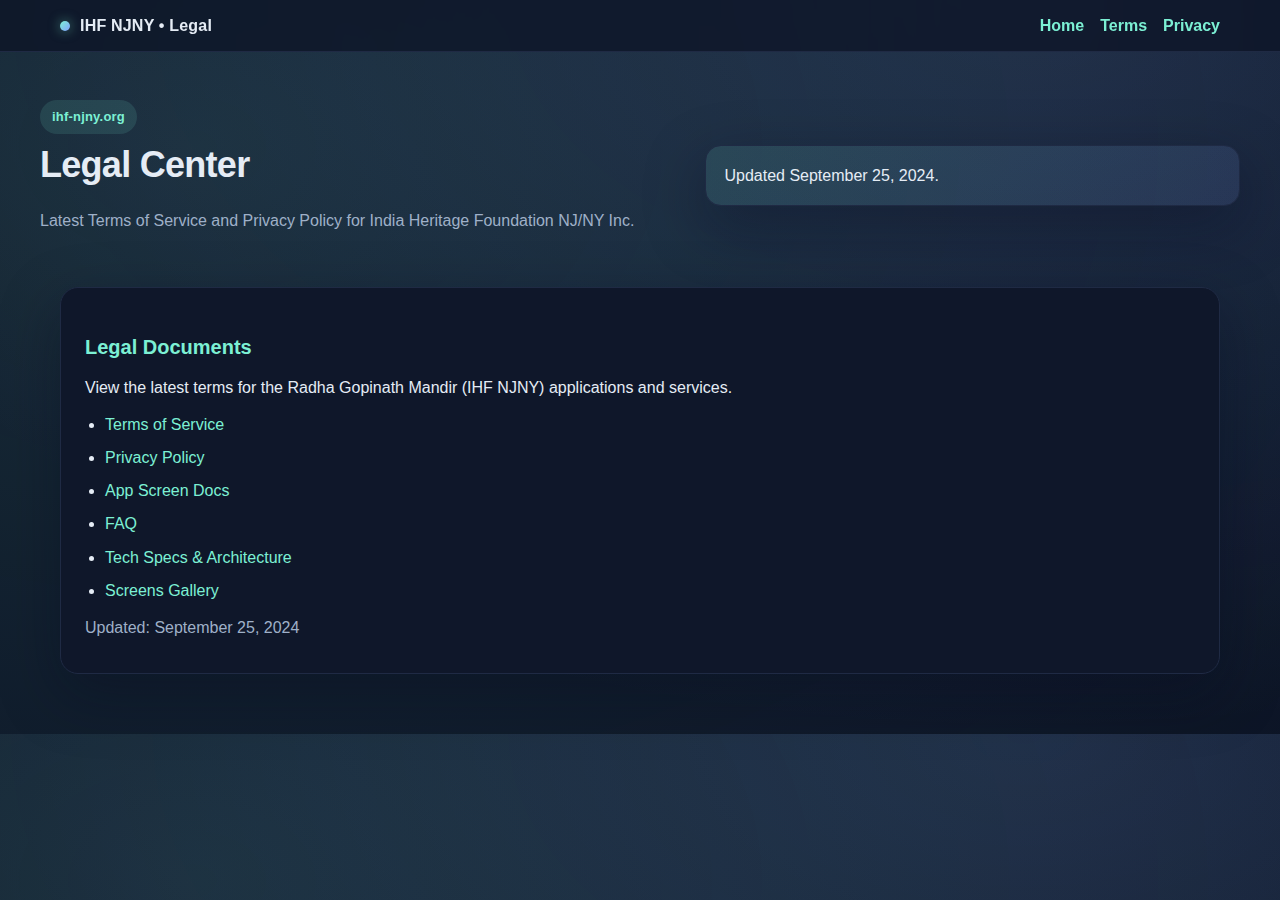
<file: gitTerms/index.html>
<!doctype html>
<html lang="en">
<head>
  <meta charset="UTF-8" />
  <meta name="viewport" content="width=device-width, initial-scale=1.0" />
  <title>IHF NJNY | Legal</title>
  <link rel="stylesheet" href="styles.css" />
</head>
<body>
  <nav>
    <div class="nav-inner">
      <div class="brand">
        <span class="dot"></span>
        <span>IHF NJNY • Legal</span>
      </div>
      <div class="links">
        <a href="index.html">Home</a>
        <a href="terms.html">Terms</a>
        <a href="privacy.html">Privacy</a>
      </div>
    </div>
  </nav>

  <header>
    <div class="hero">
      <div>
        <span class="pill">ihf-njny.org</span>
        <h1>Legal Center</h1>
        <p class="muted">Latest Terms of Service and Privacy Policy for India Heritage Foundation NJ/NY Inc.</p>
      </div>
      <div class="callout">
        Updated September 25, 2024.
      </div>
    </div>
  </header>

  <main>
    <div class="surface doc" style="grid-column: span 2;">
      <h2>Legal Documents</h2>
      <p>View the latest terms for the Radha Gopinath Mandir (IHF NJNY) applications and services.</p>
      <ul>
        <li><a href="terms.html">Terms of Service</a></li>
        <li><a href="privacy.html">Privacy Policy</a></li>
        <li><a href="app_docs.html">App Screen Docs</a></li>
        <li><a href="faq.html">FAQ</a></li>
        <li><a href="tech_specs.html">Tech Specs & Architecture</a></li>
        <li><a href="gallery.html">Screens Gallery</a></li>
      </ul>
      <p class="muted">Updated: September 25, 2024</p>
    </div>
  </main>
</body>
</html>
</file>
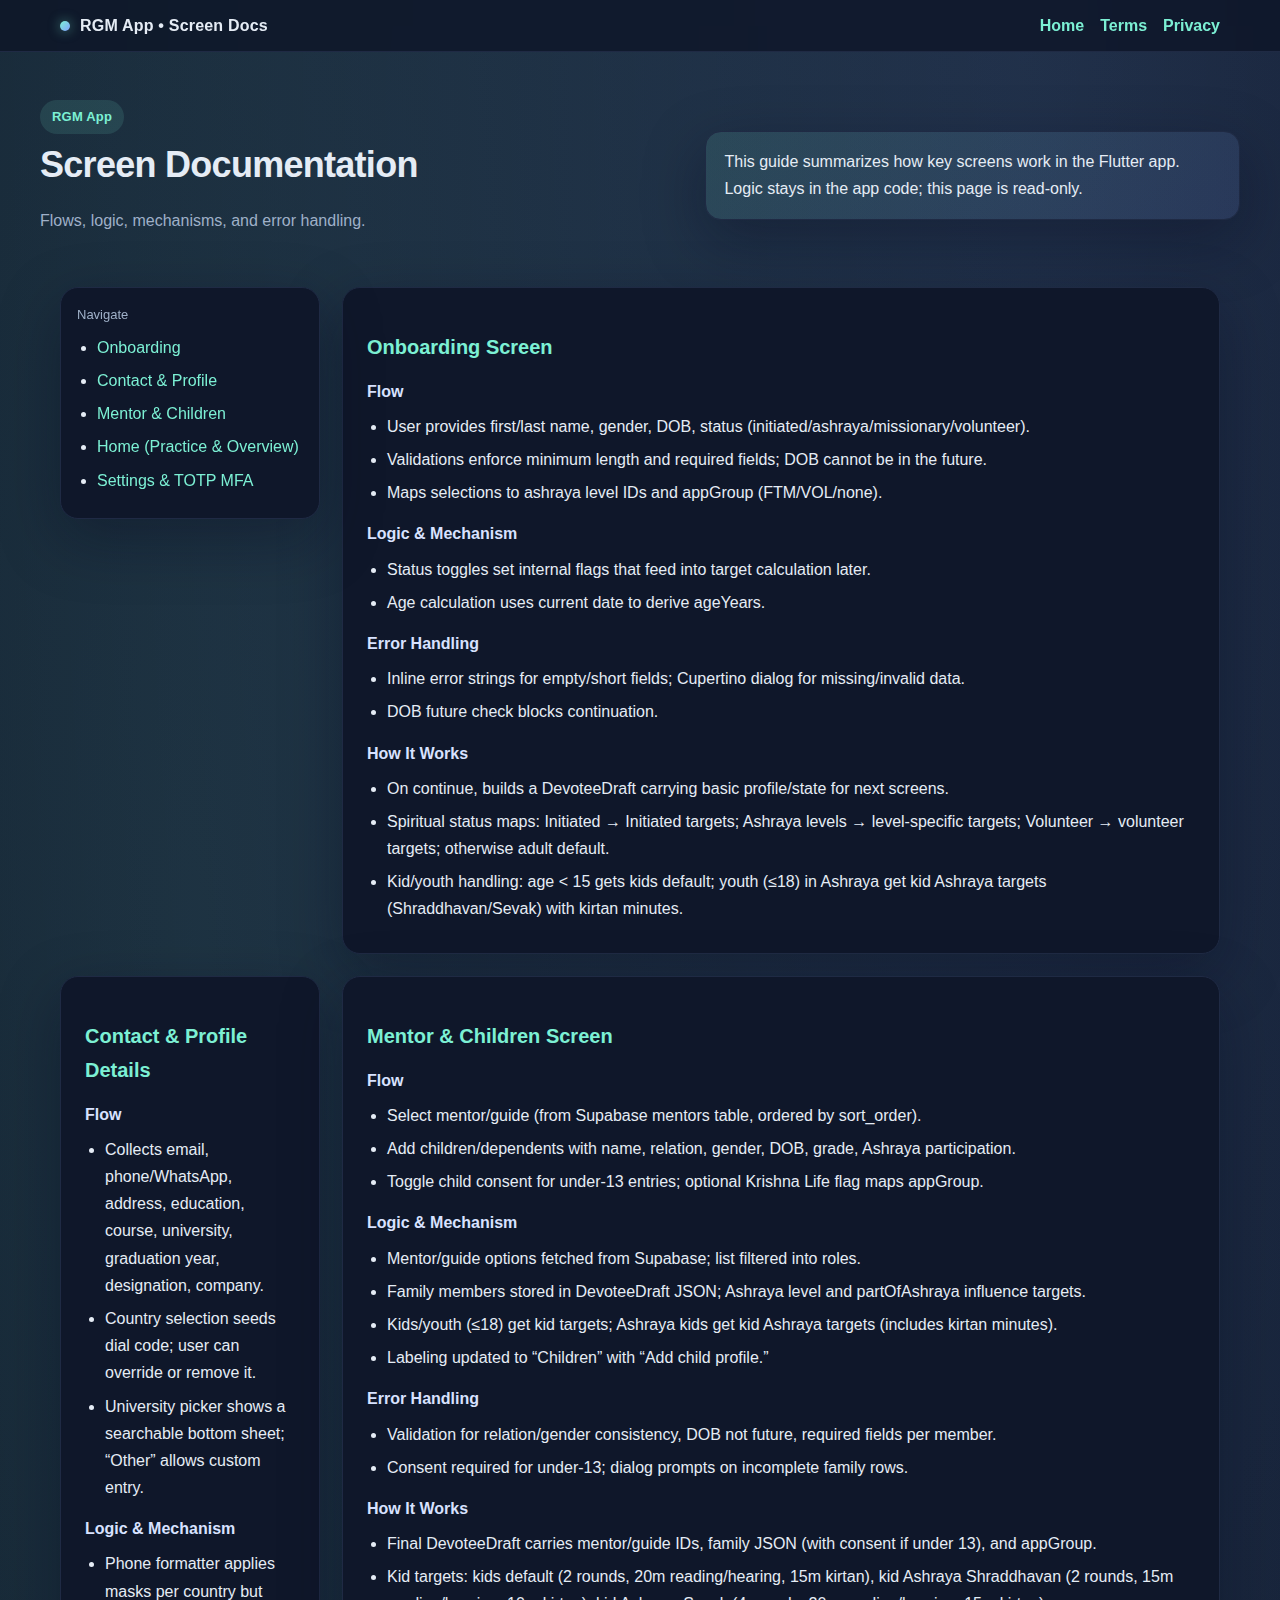
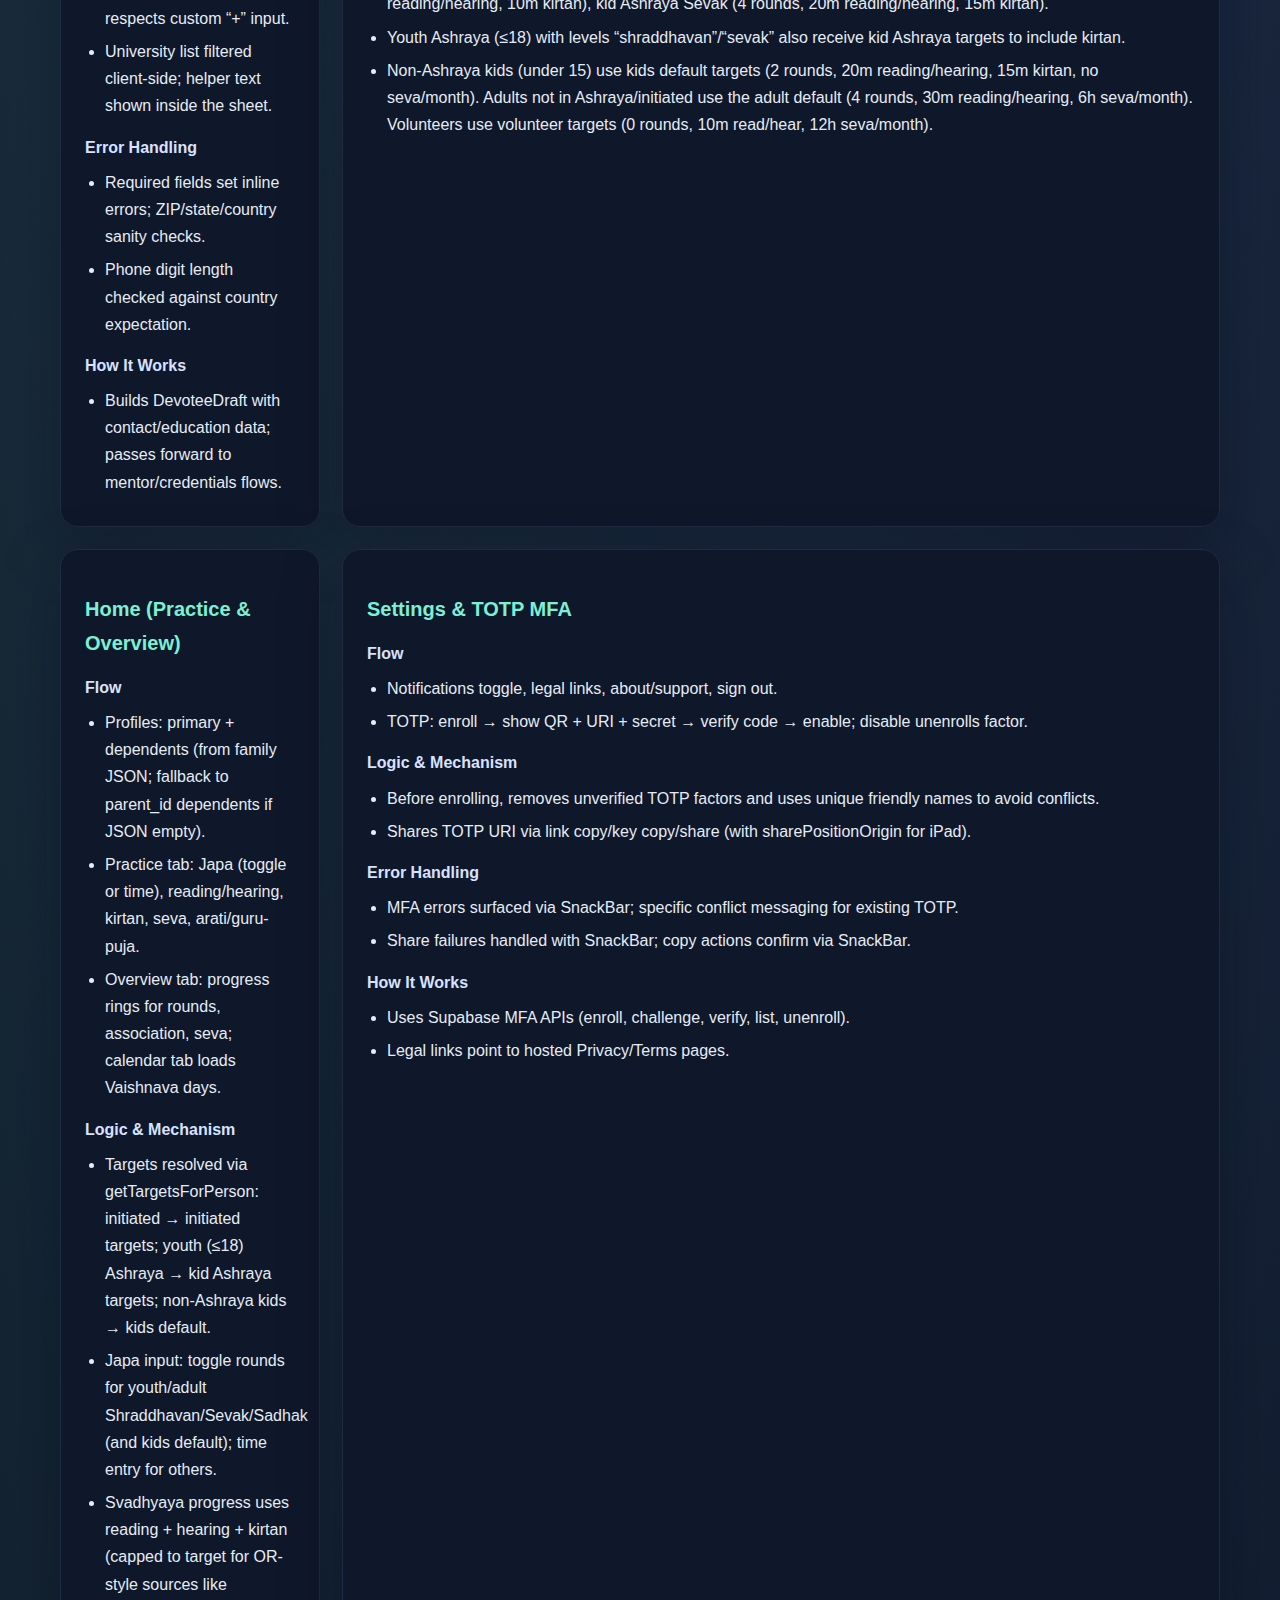
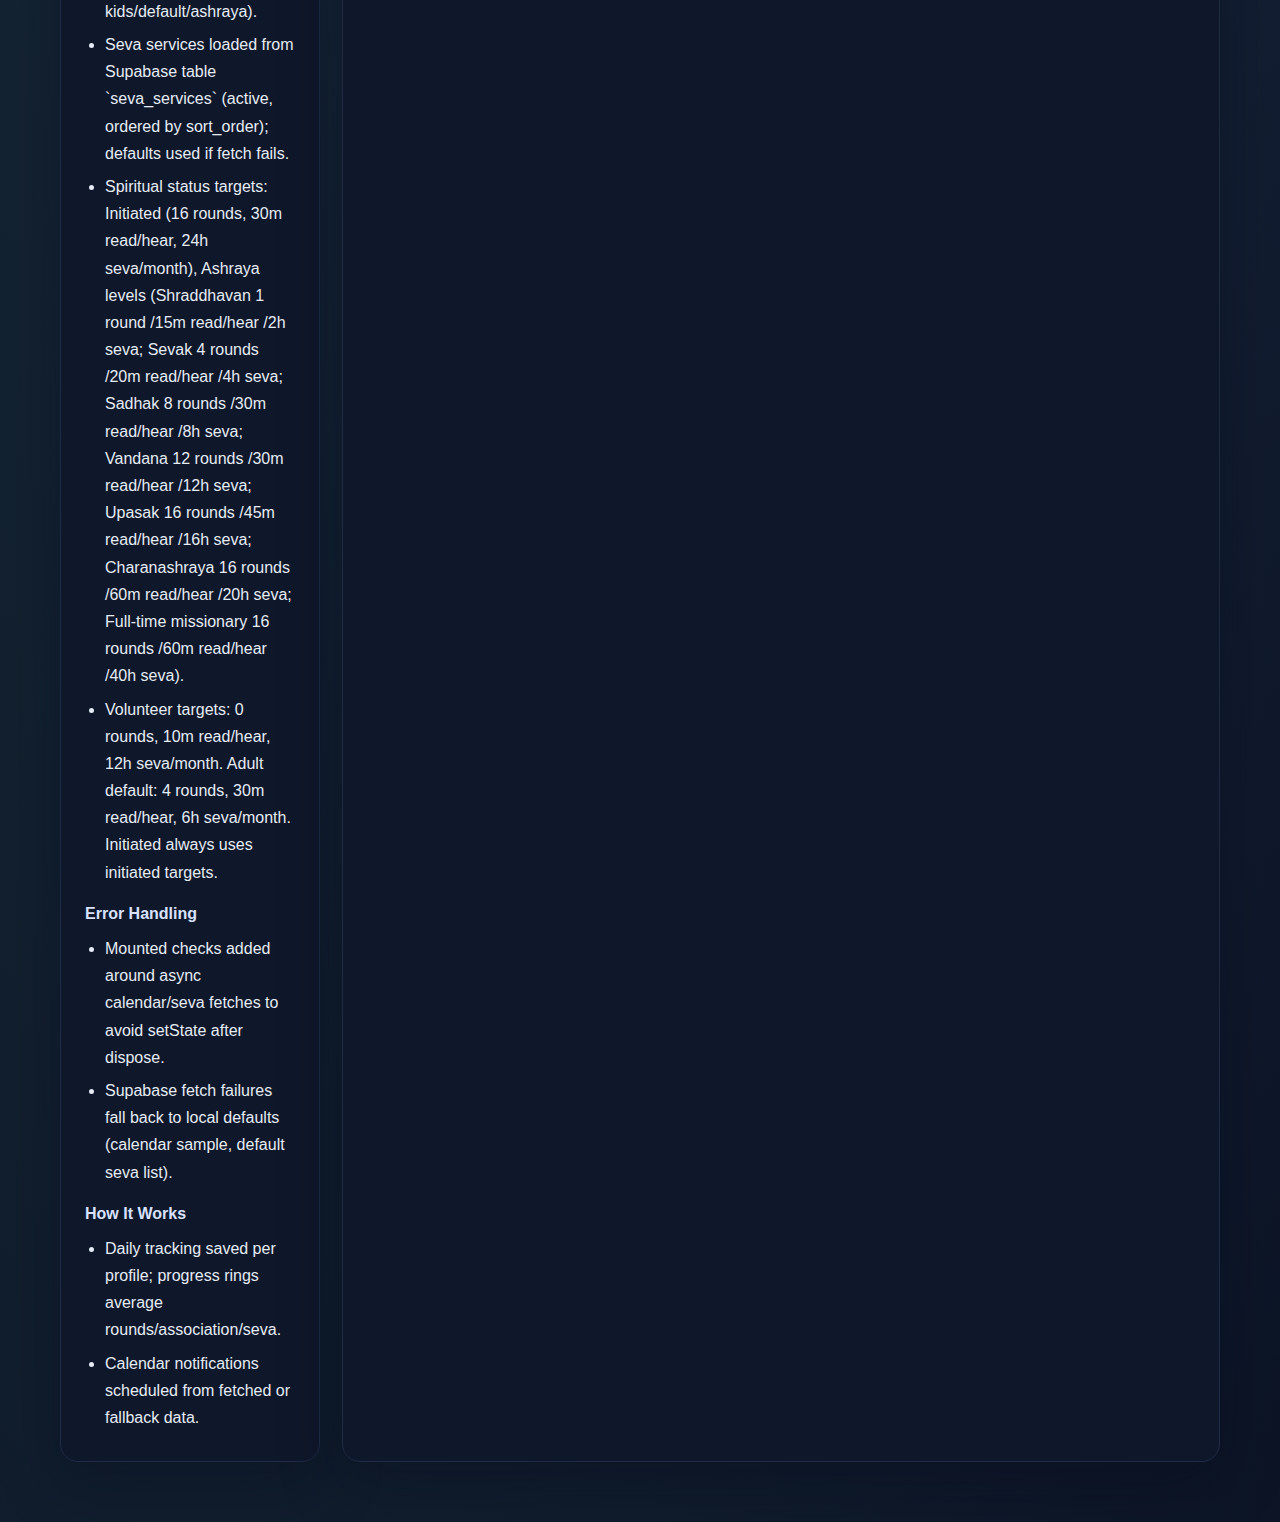
<file: gitTerms/app_docs.html>
<!doctype html>
<html lang="en">
<head>
  <meta charset="UTF-8" />
  <meta name="viewport" content="width=device-width, initial-scale=1.0" />
  <title>App Screen Docs</title>
  <link rel="stylesheet" href="styles.css" />
</head>
<body>
  <nav>
    <div class="nav-inner">
      <div class="brand">
        <span class="dot"></span>
        <span>RGM App • Screen Docs</span>
      </div>
      <div class="links">
        <a href="index.html">Home</a>
        <a href="terms.html">Terms</a>
        <a href="privacy.html">Privacy</a>
      </div>
    </div>
  </nav>

  <header>
    <div class="hero">
      <div>
        <span class="pill">RGM App</span>
        <h1>Screen Documentation</h1>
        <p class="muted">Flows, logic, mechanisms, and error handling.</p>
      </div>
      <div class="callout">
        This guide summarizes how key screens work in the Flutter app. Logic stays in the app code; this page is read-only.
      </div>
    </div>
  </header>

  <main>
    <aside class="toc">
      <div class="surface">
        <div class="muted-small">Navigate</div>
        <ul>
          <li><a href="#onboarding">Onboarding</a></li>
          <li><a href="#contact">Contact & Profile</a></li>
          <li><a href="#mentor">Mentor & Children</a></li>
          <li><a href="#home">Home (Practice & Overview)</a></li>
          <li><a href="#settings">Settings & TOTP MFA</a></li>
        </ul>
      </div>
    </aside>

    <article class="surface doc" id="onboarding">
      <h2>Onboarding Screen</h2>
      <h3>Flow</h3>
      <ul>
        <li>User provides first/last name, gender, DOB, status (initiated/ashraya/missionary/volunteer).</li>
        <li>Validations enforce minimum length and required fields; DOB cannot be in the future.</li>
        <li>Maps selections to ashraya level IDs and appGroup (FTM/VOL/none).</li>
      </ul>
      <h3>Logic & Mechanism</h3>
      <ul>
        <li>Status toggles set internal flags that feed into target calculation later.</li>
        <li>Age calculation uses current date to derive ageYears.</li>
      </ul>
      <h3>Error Handling</h3>
      <ul>
        <li>Inline error strings for empty/short fields; Cupertino dialog for missing/invalid data.</li>
        <li>DOB future check blocks continuation.</li>
      </ul>
      <h3>How It Works</h3>
      <ul>
        <li>On continue, builds a DevoteeDraft carrying basic profile/state for next screens.</li>
        <li>Spiritual status maps: Initiated → Initiated targets; Ashraya levels → level-specific targets; Volunteer → volunteer targets; otherwise adult default.</li>
        <li>Kid/youth handling: age &lt; 15 gets kids default; youth (≤18) in Ashraya get kid Ashraya targets (Shraddhavan/Sevak) with kirtan minutes.</li>
      </ul>
    </article>

    <article class="surface doc" id="contact">
      <h2>Contact & Profile Details</h2>
      <h3>Flow</h3>
      <ul>
        <li>Collects email, phone/WhatsApp, address, education, course, university, graduation year, designation, company.</li>
        <li>Country selection seeds dial code; user can override or remove it.</li>
        <li>University picker shows a searchable bottom sheet; “Other” allows custom entry.</li>
      </ul>
      <h3>Logic & Mechanism</h3>
      <ul>
        <li>Phone formatter applies masks per country but respects custom “+” input.</li>
        <li>University list filtered client-side; helper text shown inside the sheet.</li>
      </ul>
      <h3>Error Handling</h3>
      <ul>
        <li>Required fields set inline errors; ZIP/state/country sanity checks.</li>
        <li>Phone digit length checked against country expectation.</li>
      </ul>
      <h3>How It Works</h3>
      <ul>
        <li>Builds DevoteeDraft with contact/education data; passes forward to mentor/credentials flows.</li>
      </ul>
    </article>

    <article class="surface doc" id="mentor">
      <h2>Mentor & Children Screen</h2>
      <h3>Flow</h3>
      <ul>
        <li>Select mentor/guide (from Supabase mentors table, ordered by sort_order).</li>
        <li>Add children/dependents with name, relation, gender, DOB, grade, Ashraya participation.</li>
        <li>Toggle child consent for under-13 entries; optional Krishna Life flag maps appGroup.</li>
      </ul>
      <h3>Logic & Mechanism</h3>
      <ul>
        <li>Mentor/guide options fetched from Supabase; list filtered into roles.</li>
        <li>Family members stored in DevoteeDraft JSON; Ashraya level and partOfAshraya influence targets.</li>
        <li>Kids/youth (≤18) get kid targets; Ashraya kids get kid Ashraya targets (includes kirtan minutes).</li>
        <li>Labeling updated to “Children” with “Add child profile.”</li>
      </ul>
      <h3>Error Handling</h3>
      <ul>
        <li>Validation for relation/gender consistency, DOB not future, required fields per member.</li>
        <li>Consent required for under-13; dialog prompts on incomplete family rows.</li>
      </ul>
      <h3>How It Works</h3>
      <ul>
        <li>Final DevoteeDraft carries mentor/guide IDs, family JSON (with consent if under 13), and appGroup.</li>
        <li>Kid targets: kids default (2 rounds, 20m reading/hearing, 15m kirtan), kid Ashraya Shraddhavan (2 rounds, 15m reading/hearing, 10m kirtan), kid Ashraya Sevak (4 rounds, 20m reading/hearing, 15m kirtan).</li>
        <li>Youth Ashraya (≤18) with levels “shraddhavan”/“sevak” also receive kid Ashraya targets to include kirtan.</li>
        <li>Non-Ashraya kids (under 15) use kids default targets (2 rounds, 20m reading/hearing, 15m kirtan, no seva/month). Adults not in Ashraya/initiated use the adult default (4 rounds, 30m reading/hearing, 6h seva/month). Volunteers use volunteer targets (0 rounds, 10m read/hear, 12h seva/month).</li>
      </ul>
    </article>

    <article class="surface doc" id="home">
      <h2>Home (Practice & Overview)</h2>
      <h3>Flow</h3>
      <ul>
        <li>Profiles: primary + dependents (from family JSON; fallback to parent_id dependents if JSON empty).</li>
        <li>Practice tab: Japa (toggle or time), reading/hearing, kirtan, seva, arati/guru-puja.</li>
        <li>Overview tab: progress rings for rounds, association, seva; calendar tab loads Vaishnava days.</li>
      </ul>
      <h3>Logic & Mechanism</h3>
      <ul>
        <li>Targets resolved via getTargetsForPerson: initiated → initiated targets; youth (≤18) Ashraya → kid Ashraya targets; non-Ashraya kids → kids default.</li>
        <li>Japa input: toggle rounds for youth/adult Shraddhavan/Sevak/Sadhak (and kids default); time entry for others.</li>
        <li>Svadhyaya progress uses reading + hearing + kirtan (capped to target for OR-style sources like kids/default/ashraya).</li>
        <li>Seva services loaded from Supabase table `seva_services` (active, ordered by sort_order); defaults used if fetch fails.</li>
        <li>Spiritual status targets: Initiated (16 rounds, 30m read/hear, 24h seva/month), Ashraya levels (Shraddhavan 1 round /15m read/hear /2h seva; Sevak 4 rounds /20m read/hear /4h seva; Sadhak 8 rounds /30m read/hear /8h seva; Vandana 12 rounds /30m read/hear /12h seva; Upasak 16 rounds /45m read/hear /16h seva; Charanashraya 16 rounds /60m read/hear /20h seva; Full-time missionary 16 rounds /60m read/hear /40h seva).</li>
        <li>Volunteer targets: 0 rounds, 10m read/hear, 12h seva/month. Adult default: 4 rounds, 30m read/hear, 6h seva/month. Initiated always uses initiated targets.</li>
      </ul>
      <h3>Error Handling</h3>
      <ul>
        <li>Mounted checks added around async calendar/seva fetches to avoid setState after dispose.</li>
        <li>Supabase fetch failures fall back to local defaults (calendar sample, default seva list).</li>
      </ul>
      <h3>How It Works</h3>
      <ul>
        <li>Daily tracking saved per profile; progress rings average rounds/association/seva.</li>
        <li>Calendar notifications scheduled from fetched or fallback data.</li>
      </ul>
    </article>

    <article class="surface doc" id="settings">
      <h2>Settings & TOTP MFA</h2>
      <h3>Flow</h3>
      <ul>
        <li>Notifications toggle, legal links, about/support, sign out.</li>
        <li>TOTP: enroll → show QR + URI + secret → verify code → enable; disable unenrolls factor.</li>
      </ul>
      <h3>Logic & Mechanism</h3>
      <ul>
        <li>Before enrolling, removes unverified TOTP factors and uses unique friendly names to avoid conflicts.</li>
        <li>Shares TOTP URI via link copy/key copy/share (with sharePositionOrigin for iPad).</li>
      </ul>
      <h3>Error Handling</h3>
      <ul>
        <li>MFA errors surfaced via SnackBar; specific conflict messaging for existing TOTP.</li>
        <li>Share failures handled with SnackBar; copy actions confirm via SnackBar.</li>
      </ul>
      <h3>How It Works</h3>
      <ul>
        <li>Uses Supabase MFA APIs (enroll, challenge, verify, list, unenroll).</li>
        <li>Legal links point to hosted Privacy/Terms pages.</li>
      </ul>
    </article>
  </main>
</body>
</html>
</file>
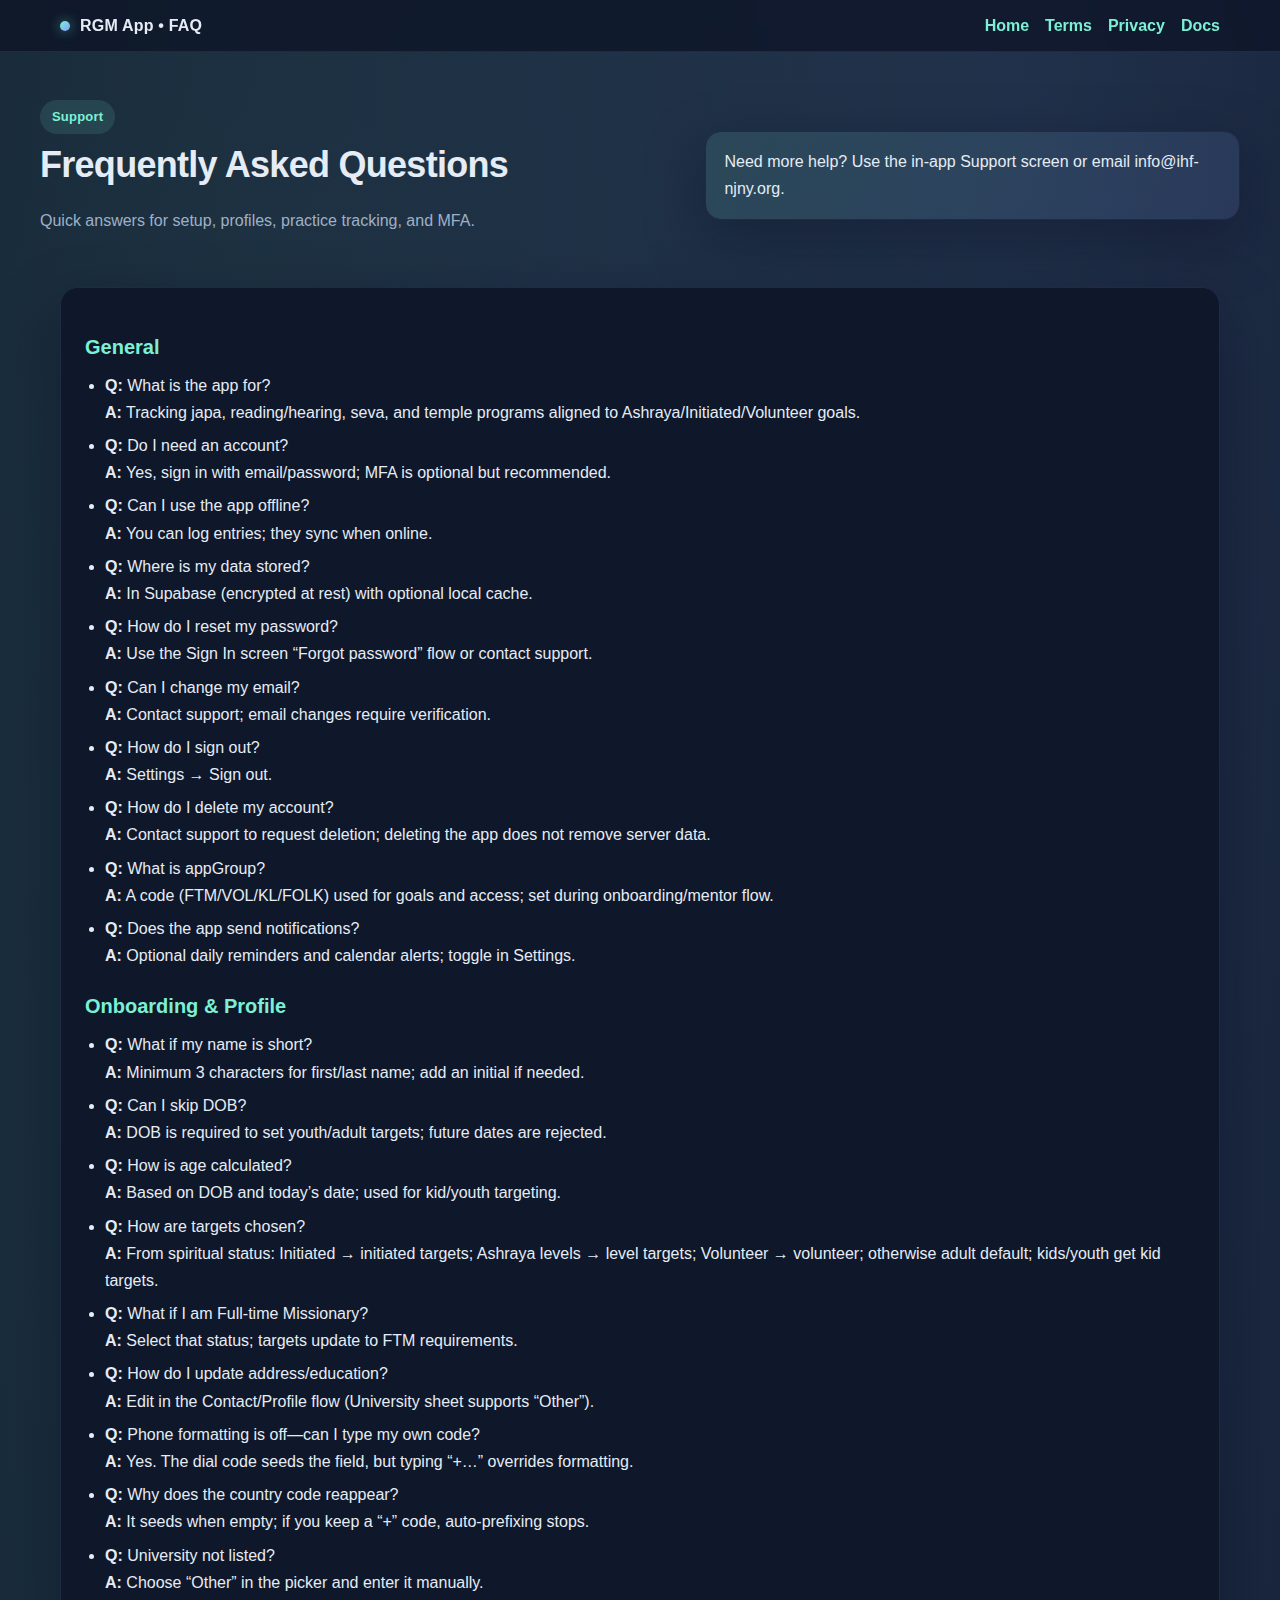
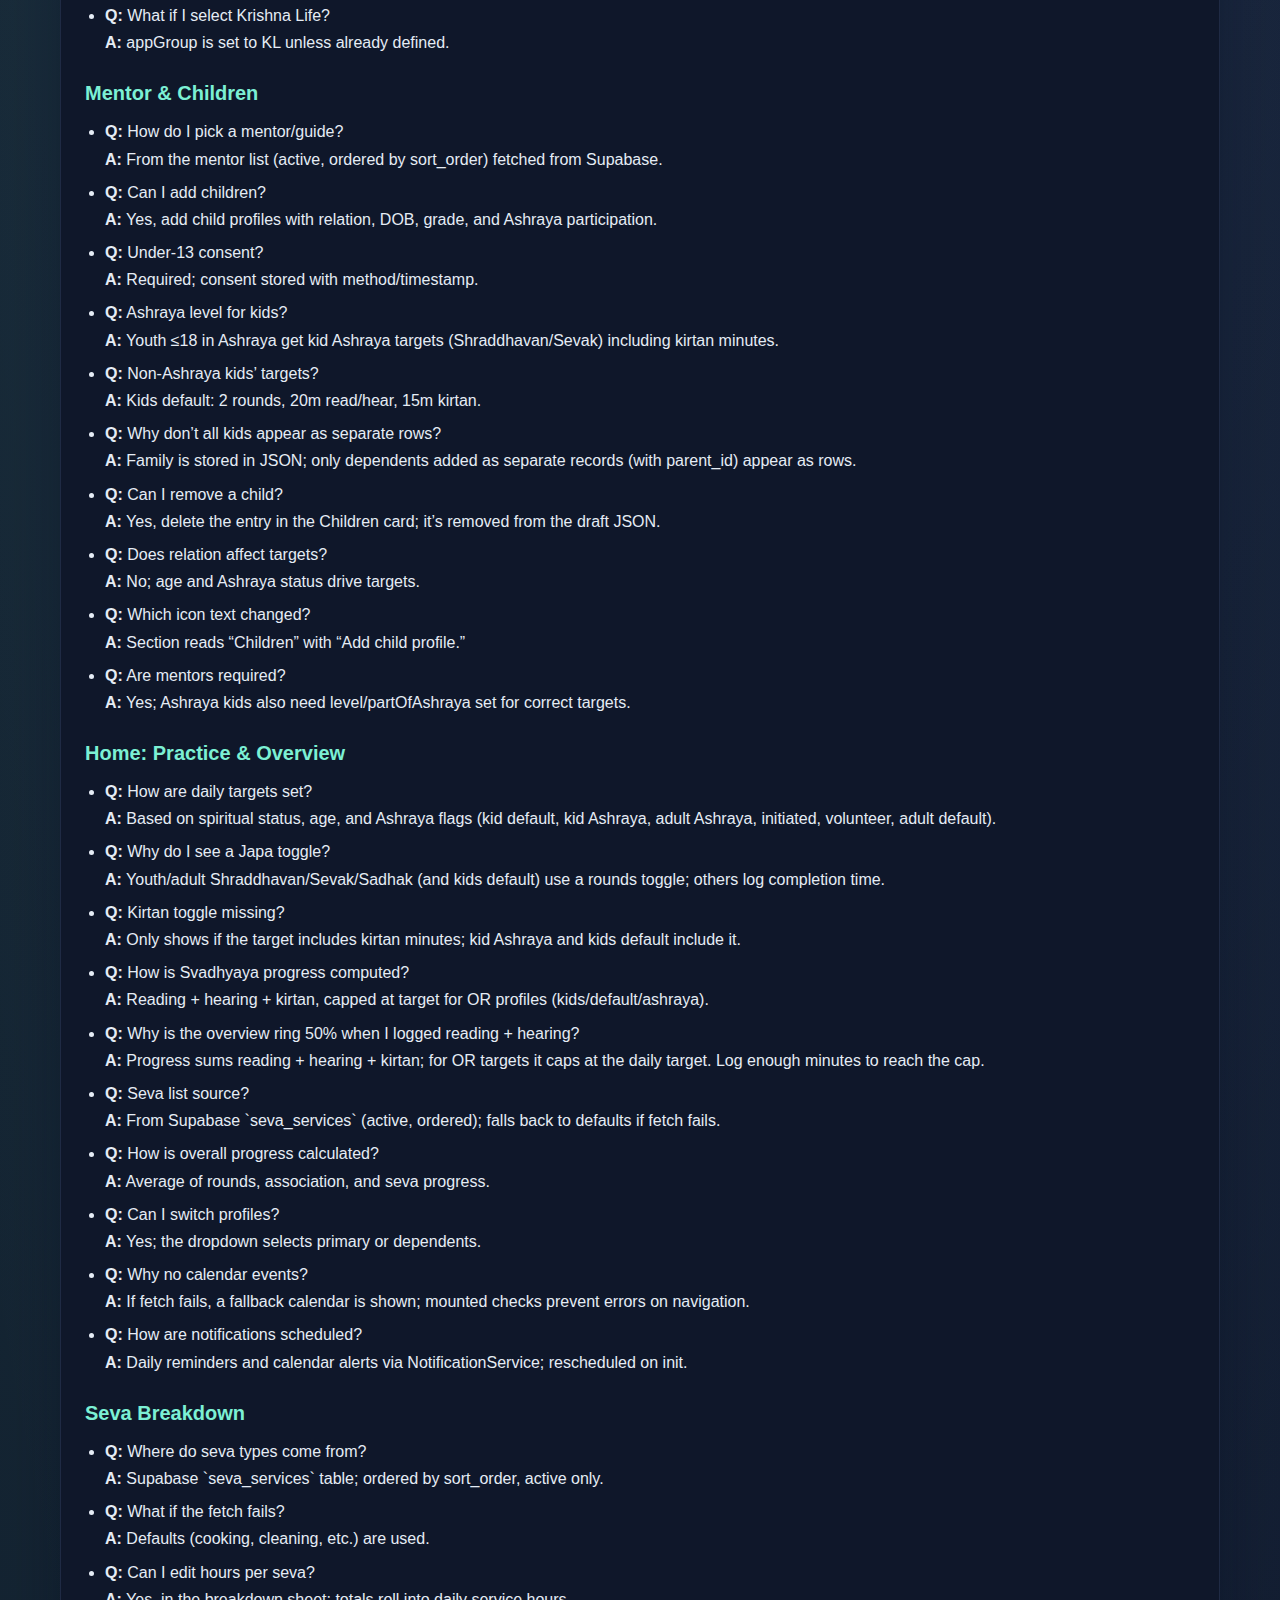
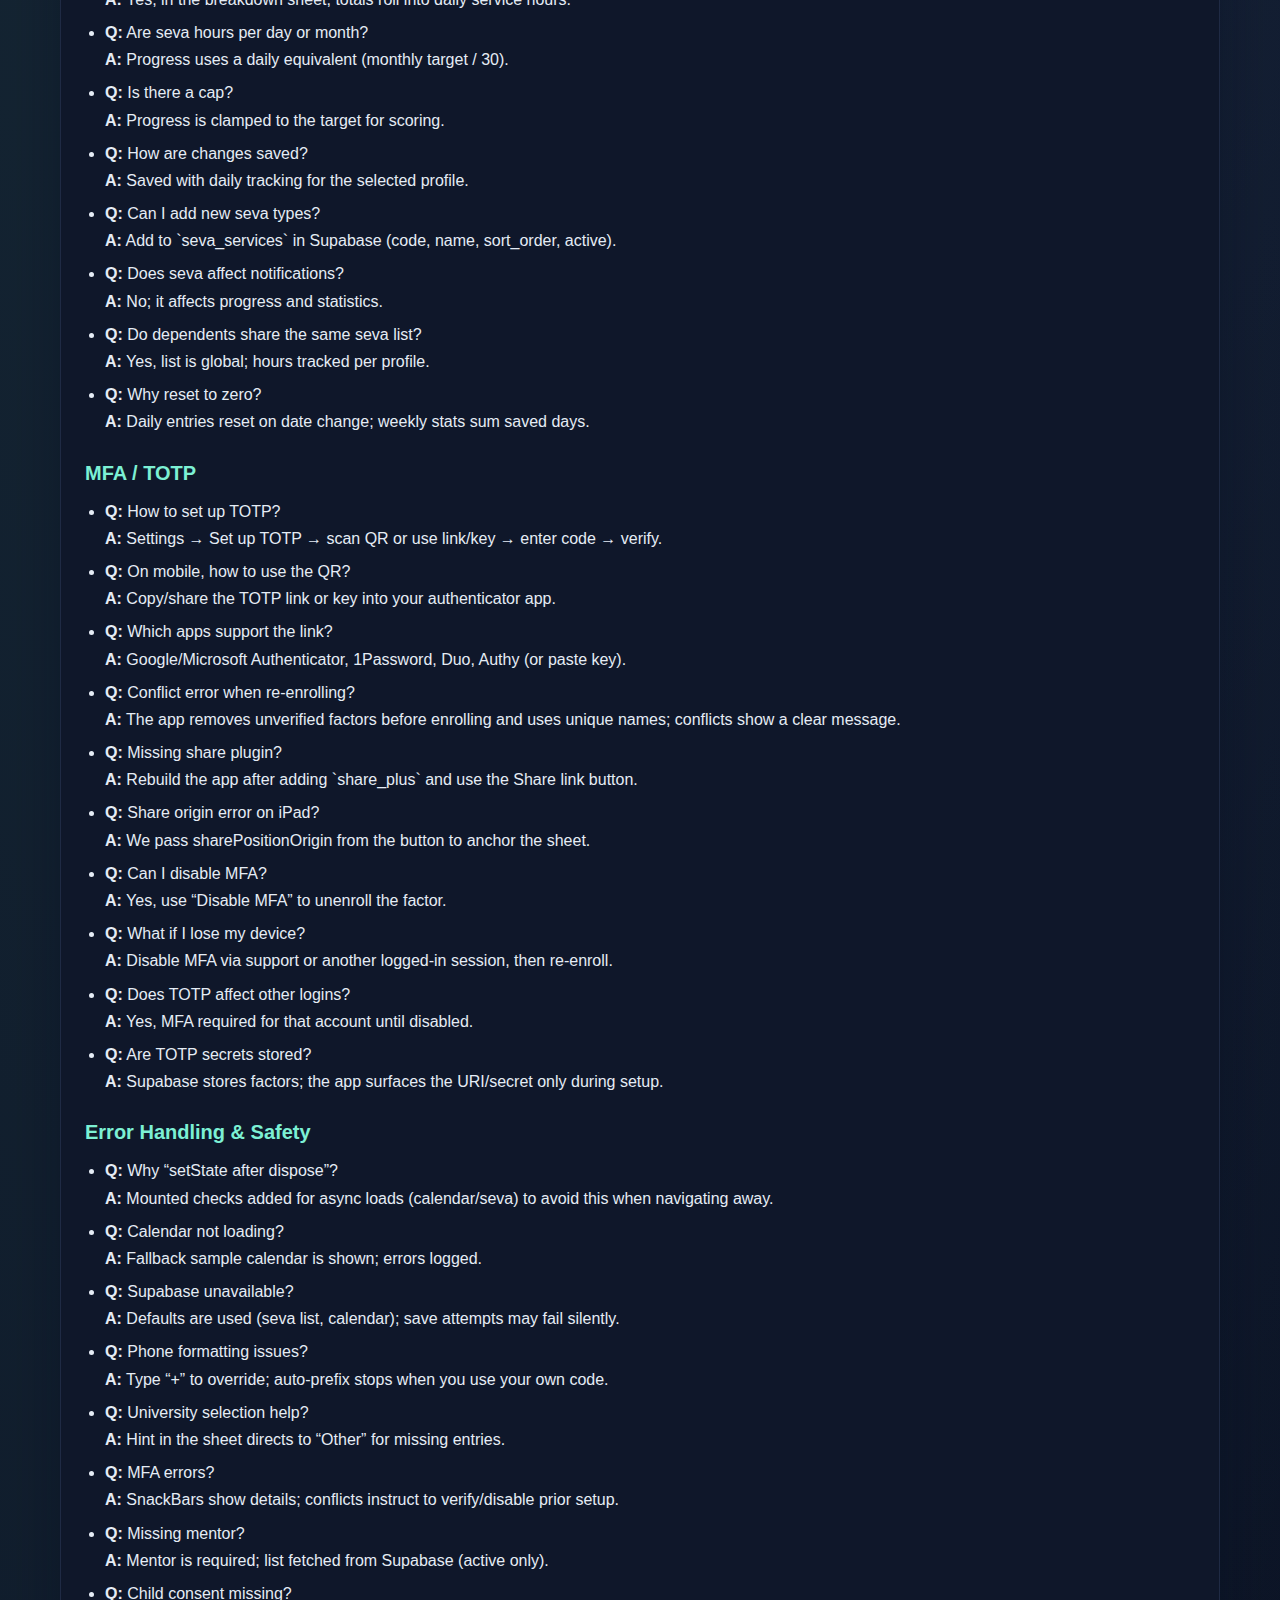
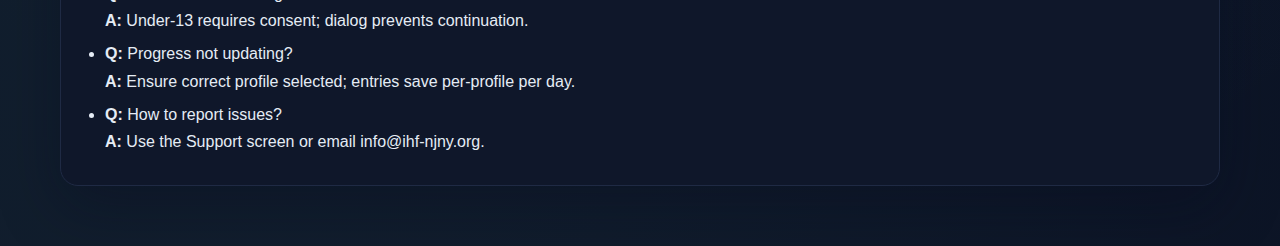
<file: gitTerms/faq.html>
<!doctype html>
<html lang="en">
<head>
  <meta charset="UTF-8" />
  <meta name="viewport" content="width=device-width, initial-scale=1.0" />
  <title>RGM App FAQ</title>
  <link rel="stylesheet" href="styles.css" />
</head>
<body>
  <nav>
    <div class="nav-inner">
      <div class="brand">
        <span class="dot"></span>
        <span>RGM App • FAQ</span>
      </div>
      <div class="links">
        <a href="index.html">Home</a>
        <a href="terms.html">Terms</a>
        <a href="privacy.html">Privacy</a>
        <a href="app_docs.html">Docs</a>
      </div>
    </div>
  </nav>

  <header>
    <div class="hero">
      <div>
        <span class="pill">Support</span>
        <h1>Frequently Asked Questions</h1>
        <p class="muted">Quick answers for setup, profiles, practice tracking, and MFA.</p>
      </div>
      <div class="callout">
        Need more help? Use the in-app Support screen or email info@ihf-njny.org.
      </div>
    </div>
  </header>

  <main>
    <article class="surface doc" style="grid-column: span 2;">
      <h2>General</h2>
      <ul>
        <li><strong>Q:</strong> What is the app for?<br><strong>A:</strong> Tracking japa, reading/hearing, seva, and temple programs aligned to Ashraya/Initiated/Volunteer goals.</li>
        <li><strong>Q:</strong> Do I need an account?<br><strong>A:</strong> Yes, sign in with email/password; MFA is optional but recommended.</li>
        <li><strong>Q:</strong> Can I use the app offline?<br><strong>A:</strong> You can log entries; they sync when online.</li>
        <li><strong>Q:</strong> Where is my data stored?<br><strong>A:</strong> In Supabase (encrypted at rest) with optional local cache.</li>
        <li><strong>Q:</strong> How do I reset my password?<br><strong>A:</strong> Use the Sign In screen “Forgot password” flow or contact support.</li>
        <li><strong>Q:</strong> Can I change my email?<br><strong>A:</strong> Contact support; email changes require verification.</li>
        <li><strong>Q:</strong> How do I sign out?<br><strong>A:</strong> Settings → Sign out.</li>
        <li><strong>Q:</strong> How do I delete my account?<br><strong>A:</strong> Contact support to request deletion; deleting the app does not remove server data.</li>
        <li><strong>Q:</strong> What is appGroup?<br><strong>A:</strong> A code (FTM/VOL/KL/FOLK) used for goals and access; set during onboarding/mentor flow.</li>
        <li><strong>Q:</strong> Does the app send notifications?<br><strong>A:</strong> Optional daily reminders and calendar alerts; toggle in Settings.</li>
      </ul>

      <h2>Onboarding & Profile</h2>
      <ul>
        <li><strong>Q:</strong> What if my name is short?<br><strong>A:</strong> Minimum 3 characters for first/last name; add an initial if needed.</li>
        <li><strong>Q:</strong> Can I skip DOB?<br><strong>A:</strong> DOB is required to set youth/adult targets; future dates are rejected.</li>
        <li><strong>Q:</strong> How is age calculated?<br><strong>A:</strong> Based on DOB and today’s date; used for kid/youth targeting.</li>
        <li><strong>Q:</strong> How are targets chosen?<br><strong>A:</strong> From spiritual status: Initiated → initiated targets; Ashraya levels → level targets; Volunteer → volunteer; otherwise adult default; kids/youth get kid targets.</li>
        <li><strong>Q:</strong> What if I am Full-time Missionary?<br><strong>A:</strong> Select that status; targets update to FTM requirements.</li>
        <li><strong>Q:</strong> How do I update address/education?<br><strong>A:</strong> Edit in the Contact/Profile flow (University sheet supports “Other”).</li>
        <li><strong>Q:</strong> Phone formatting is off—can I type my own code?<br><strong>A:</strong> Yes. The dial code seeds the field, but typing “+…” overrides formatting.</li>
        <li><strong>Q:</strong> Why does the country code reappear?<br><strong>A:</strong> It seeds when empty; if you keep a “+” code, auto-prefixing stops.</li>
        <li><strong>Q:</strong> University not listed?<br><strong>A:</strong> Choose “Other” in the picker and enter it manually.</li>
        <li><strong>Q:</strong> What if I select Krishna Life?<br><strong>A:</strong> appGroup is set to KL unless already defined.</li>
      </ul>

      <h2>Mentor & Children</h2>
      <ul>
        <li><strong>Q:</strong> How do I pick a mentor/guide?<br><strong>A:</strong> From the mentor list (active, ordered by sort_order) fetched from Supabase.</li>
        <li><strong>Q:</strong> Can I add children?<br><strong>A:</strong> Yes, add child profiles with relation, DOB, grade, and Ashraya participation.</li>
        <li><strong>Q:</strong> Under-13 consent?<br><strong>A:</strong> Required; consent stored with method/timestamp.</li>
        <li><strong>Q:</strong> Ashraya level for kids?<br><strong>A:</strong> Youth ≤18 in Ashraya get kid Ashraya targets (Shraddhavan/Sevak) including kirtan minutes.</li>
        <li><strong>Q:</strong> Non-Ashraya kids’ targets?<br><strong>A:</strong> Kids default: 2 rounds, 20m read/hear, 15m kirtan.</li>
        <li><strong>Q:</strong> Why don’t all kids appear as separate rows?<br><strong>A:</strong> Family is stored in JSON; only dependents added as separate records (with parent_id) appear as rows.</li>
        <li><strong>Q:</strong> Can I remove a child?<br><strong>A:</strong> Yes, delete the entry in the Children card; it’s removed from the draft JSON.</li>
        <li><strong>Q:</strong> Does relation affect targets?<br><strong>A:</strong> No; age and Ashraya status drive targets.</li>
        <li><strong>Q:</strong> Which icon text changed?<br><strong>A:</strong> Section reads “Children” with “Add child profile.”</li>
        <li><strong>Q:</strong> Are mentors required?<br><strong>A:</strong> Yes; Ashraya kids also need level/partOfAshraya set for correct targets.</li>
      </ul>

      <h2>Home: Practice & Overview</h2>
      <ul>
        <li><strong>Q:</strong> How are daily targets set?<br><strong>A:</strong> Based on spiritual status, age, and Ashraya flags (kid default, kid Ashraya, adult Ashraya, initiated, volunteer, adult default).</li>
        <li><strong>Q:</strong> Why do I see a Japa toggle?<br><strong>A:</strong> Youth/adult Shraddhavan/Sevak/Sadhak (and kids default) use a rounds toggle; others log completion time.</li>
        <li><strong>Q:</strong> Kirtan toggle missing?<br><strong>A:</strong> Only shows if the target includes kirtan minutes; kid Ashraya and kids default include it.</li>
        <li><strong>Q:</strong> How is Svadhyaya progress computed?<br><strong>A:</strong> Reading + hearing + kirtan, capped at target for OR profiles (kids/default/ashraya).</li>
        <li><strong>Q:</strong> Why is the overview ring 50% when I logged reading + hearing?<br><strong>A:</strong> Progress sums reading + hearing + kirtan; for OR targets it caps at the daily target. Log enough minutes to reach the cap.</li>
        <li><strong>Q:</strong> Seva list source?<br><strong>A:</strong> From Supabase `seva_services` (active, ordered); falls back to defaults if fetch fails.</li>
        <li><strong>Q:</strong> How is overall progress calculated?<br><strong>A:</strong> Average of rounds, association, and seva progress.</li>
        <li><strong>Q:</strong> Can I switch profiles?<br><strong>A:</strong> Yes; the dropdown selects primary or dependents.</li>
        <li><strong>Q:</strong> Why no calendar events?<br><strong>A:</strong> If fetch fails, a fallback calendar is shown; mounted checks prevent errors on navigation.</li>
        <li><strong>Q:</strong> How are notifications scheduled?<br><strong>A:</strong> Daily reminders and calendar alerts via NotificationService; rescheduled on init.</li>
      </ul>

      <h2>Seva Breakdown</h2>
      <ul>
        <li><strong>Q:</strong> Where do seva types come from?<br><strong>A:</strong> Supabase `seva_services` table; ordered by sort_order, active only.</li>
        <li><strong>Q:</strong> What if the fetch fails?<br><strong>A:</strong> Defaults (cooking, cleaning, etc.) are used.</li>
        <li><strong>Q:</strong> Can I edit hours per seva?<br><strong>A:</strong> Yes, in the breakdown sheet; totals roll into daily service hours.</li>
        <li><strong>Q:</strong> Are seva hours per day or month?<br><strong>A:</strong> Progress uses a daily equivalent (monthly target / 30).</li>
        <li><strong>Q:</strong> Is there a cap?<br><strong>A:</strong> Progress is clamped to the target for scoring.</li>
        <li><strong>Q:</strong> How are changes saved?<br><strong>A:</strong> Saved with daily tracking for the selected profile.</li>
        <li><strong>Q:</strong> Can I add new seva types?<br><strong>A:</strong> Add to `seva_services` in Supabase (code, name, sort_order, active).</li>
        <li><strong>Q:</strong> Does seva affect notifications?<br><strong>A:</strong> No; it affects progress and statistics.</li>
        <li><strong>Q:</strong> Do dependents share the same seva list?<br><strong>A:</strong> Yes, list is global; hours tracked per profile.</li>
        <li><strong>Q:</strong> Why reset to zero?<br><strong>A:</strong> Daily entries reset on date change; weekly stats sum saved days.</li>
      </ul>

      <h2>MFA / TOTP</h2>
      <ul>
        <li><strong>Q:</strong> How to set up TOTP?<br><strong>A:</strong> Settings → Set up TOTP → scan QR or use link/key → enter code → verify.</li>
        <li><strong>Q:</strong> On mobile, how to use the QR?<br><strong>A:</strong> Copy/share the TOTP link or key into your authenticator app.</li>
        <li><strong>Q:</strong> Which apps support the link?<br><strong>A:</strong> Google/Microsoft Authenticator, 1Password, Duo, Authy (or paste key).</li>
        <li><strong>Q:</strong> Conflict error when re-enrolling?<br><strong>A:</strong> The app removes unverified factors before enrolling and uses unique names; conflicts show a clear message.</li>
        <li><strong>Q:</strong> Missing share plugin?<br><strong>A:</strong> Rebuild the app after adding `share_plus` and use the Share link button.</li>
        <li><strong>Q:</strong> Share origin error on iPad?<br><strong>A:</strong> We pass sharePositionOrigin from the button to anchor the sheet.</li>
        <li><strong>Q:</strong> Can I disable MFA?<br><strong>A:</strong> Yes, use “Disable MFA” to unenroll the factor.</li>
        <li><strong>Q:</strong> What if I lose my device?<br><strong>A:</strong> Disable MFA via support or another logged-in session, then re-enroll.</li>
        <li><strong>Q:</strong> Does TOTP affect other logins?<br><strong>A:</strong> Yes, MFA required for that account until disabled.</li>
        <li><strong>Q:</strong> Are TOTP secrets stored?<br><strong>A:</strong> Supabase stores factors; the app surfaces the URI/secret only during setup.</li>
      </ul>

      <h2>Error Handling & Safety</h2>
      <ul>
        <li><strong>Q:</strong> Why “setState after dispose”?<br><strong>A:</strong> Mounted checks added for async loads (calendar/seva) to avoid this when navigating away.</li>
        <li><strong>Q:</strong> Calendar not loading?<br><strong>A:</strong> Fallback sample calendar is shown; errors logged.</li>
        <li><strong>Q:</strong> Supabase unavailable?<br><strong>A:</strong> Defaults are used (seva list, calendar); save attempts may fail silently.</li>
        <li><strong>Q:</strong> Phone formatting issues?<br><strong>A:</strong> Type “+” to override; auto-prefix stops when you use your own code.</li>
        <li><strong>Q:</strong> University selection help?<br><strong>A:</strong> Hint in the sheet directs to “Other” for missing entries.</li>
        <li><strong>Q:</strong> MFA errors?<br><strong>A:</strong> SnackBars show details; conflicts instruct to verify/disable prior setup.</li>
        <li><strong>Q:</strong> Missing mentor?<br><strong>A:</strong> Mentor is required; list fetched from Supabase (active only).</li>
        <li><strong>Q:</strong> Child consent missing?<br><strong>A:</strong> Under-13 requires consent; dialog prevents continuation.</li>
        <li><strong>Q:</strong> Progress not updating?<br><strong>A:</strong> Ensure correct profile selected; entries save per-profile per day.</li>
        <li><strong>Q:</strong> How to report issues?<br><strong>A:</strong> Use the Support screen or email info@ihf-njny.org.</li>
      </ul>
    </article>
  </main>
</body>
</html>
</file>
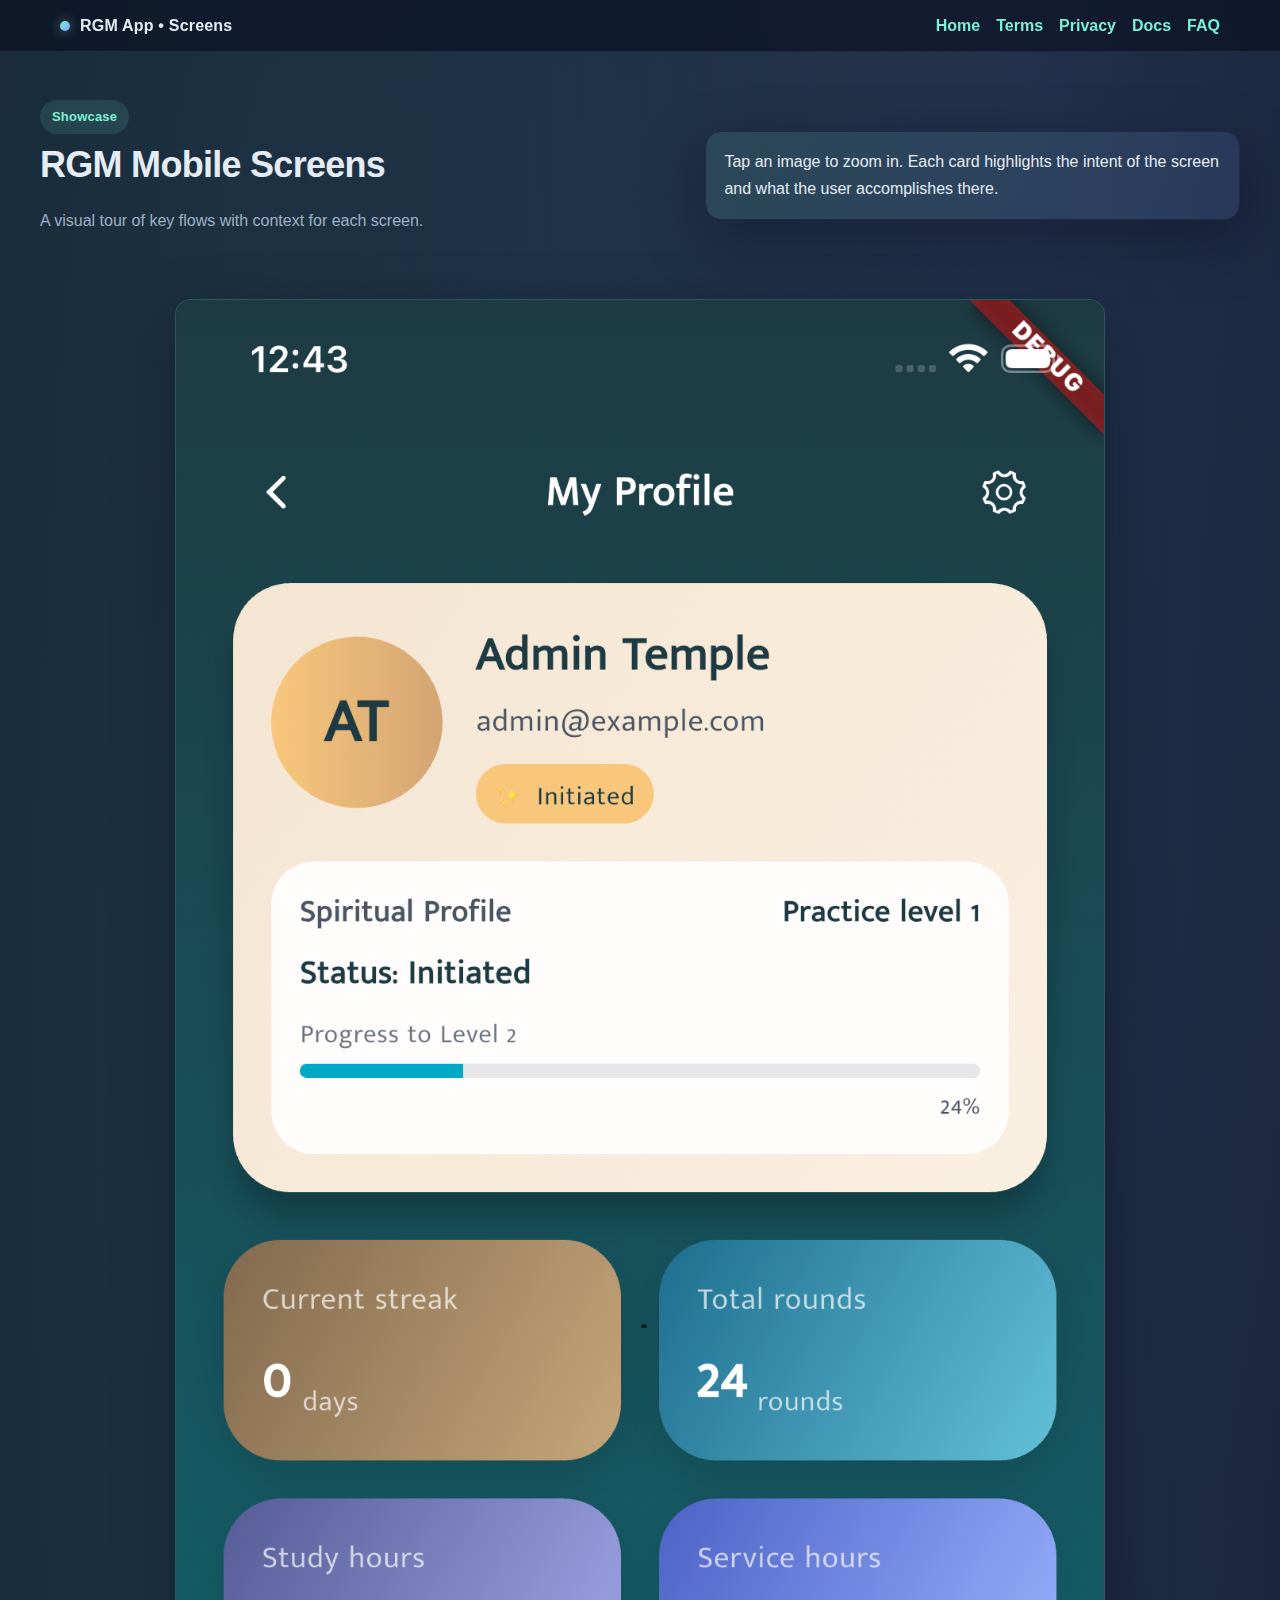
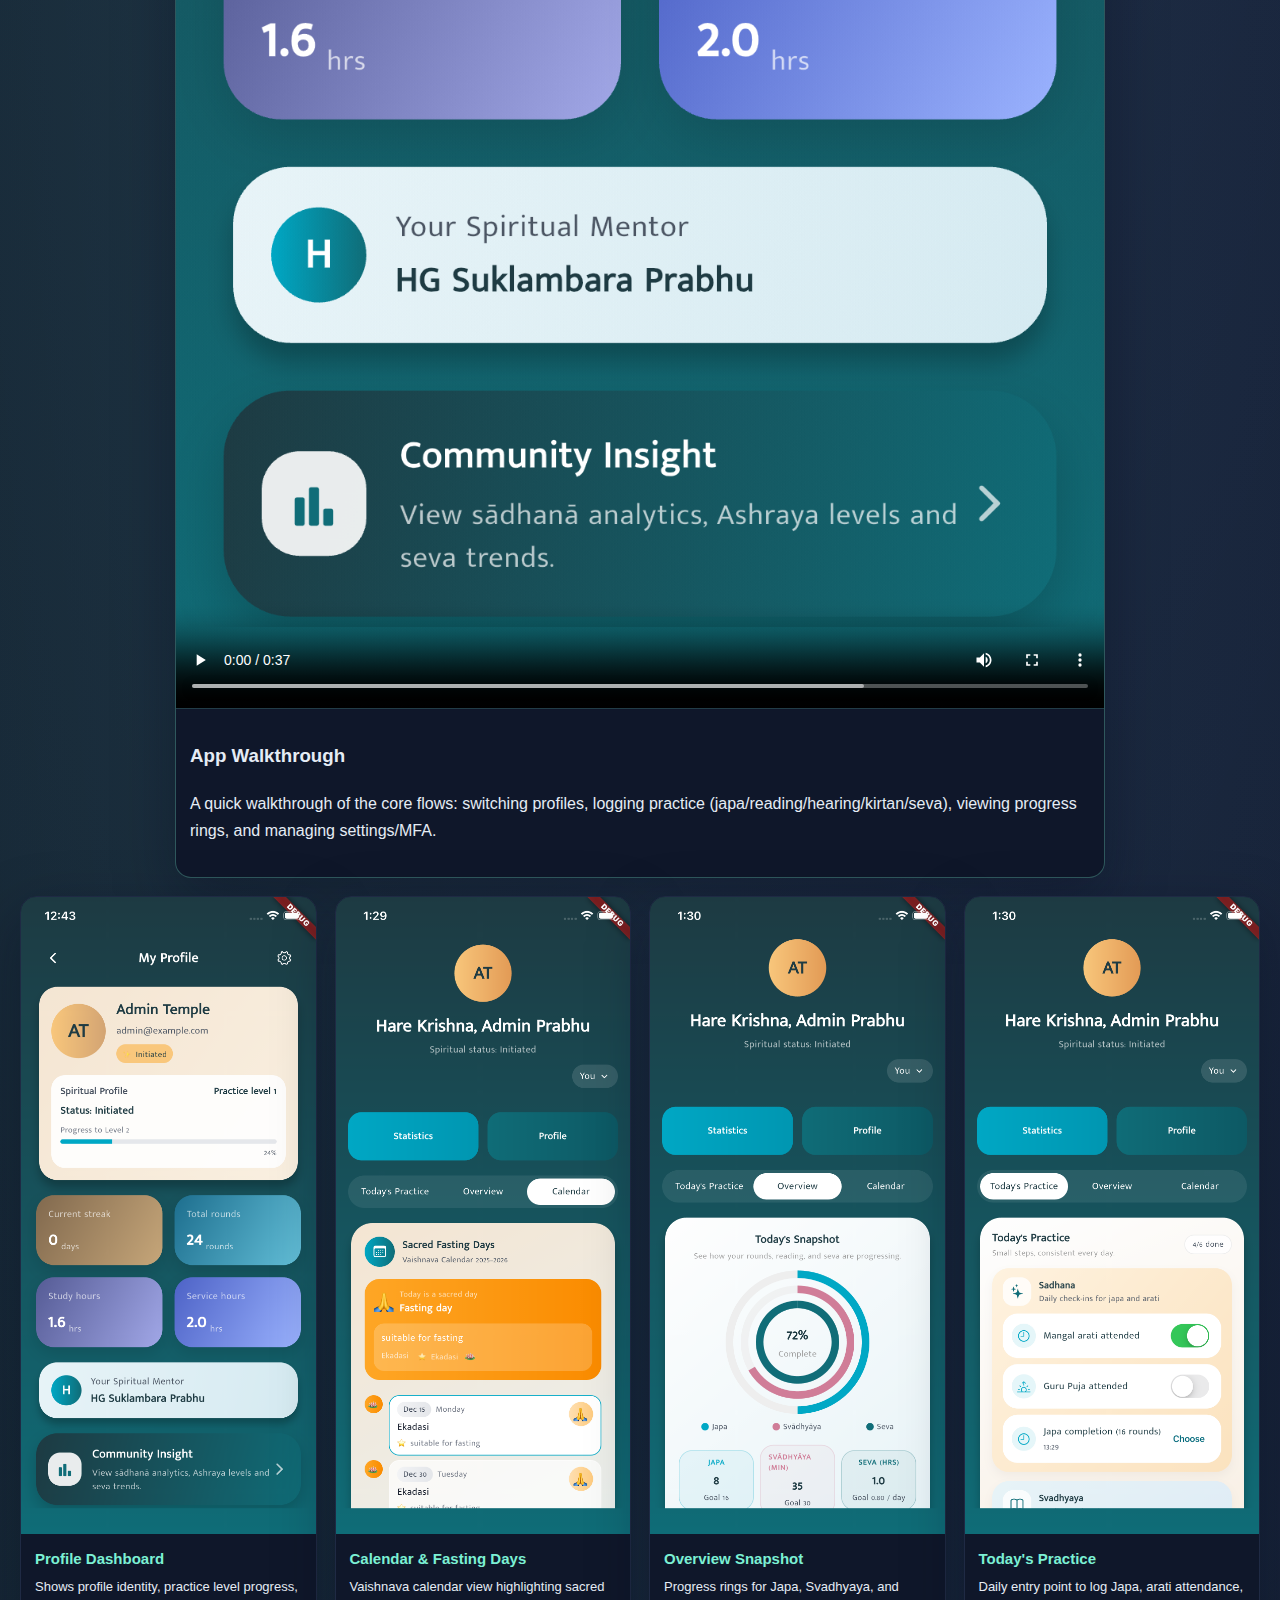
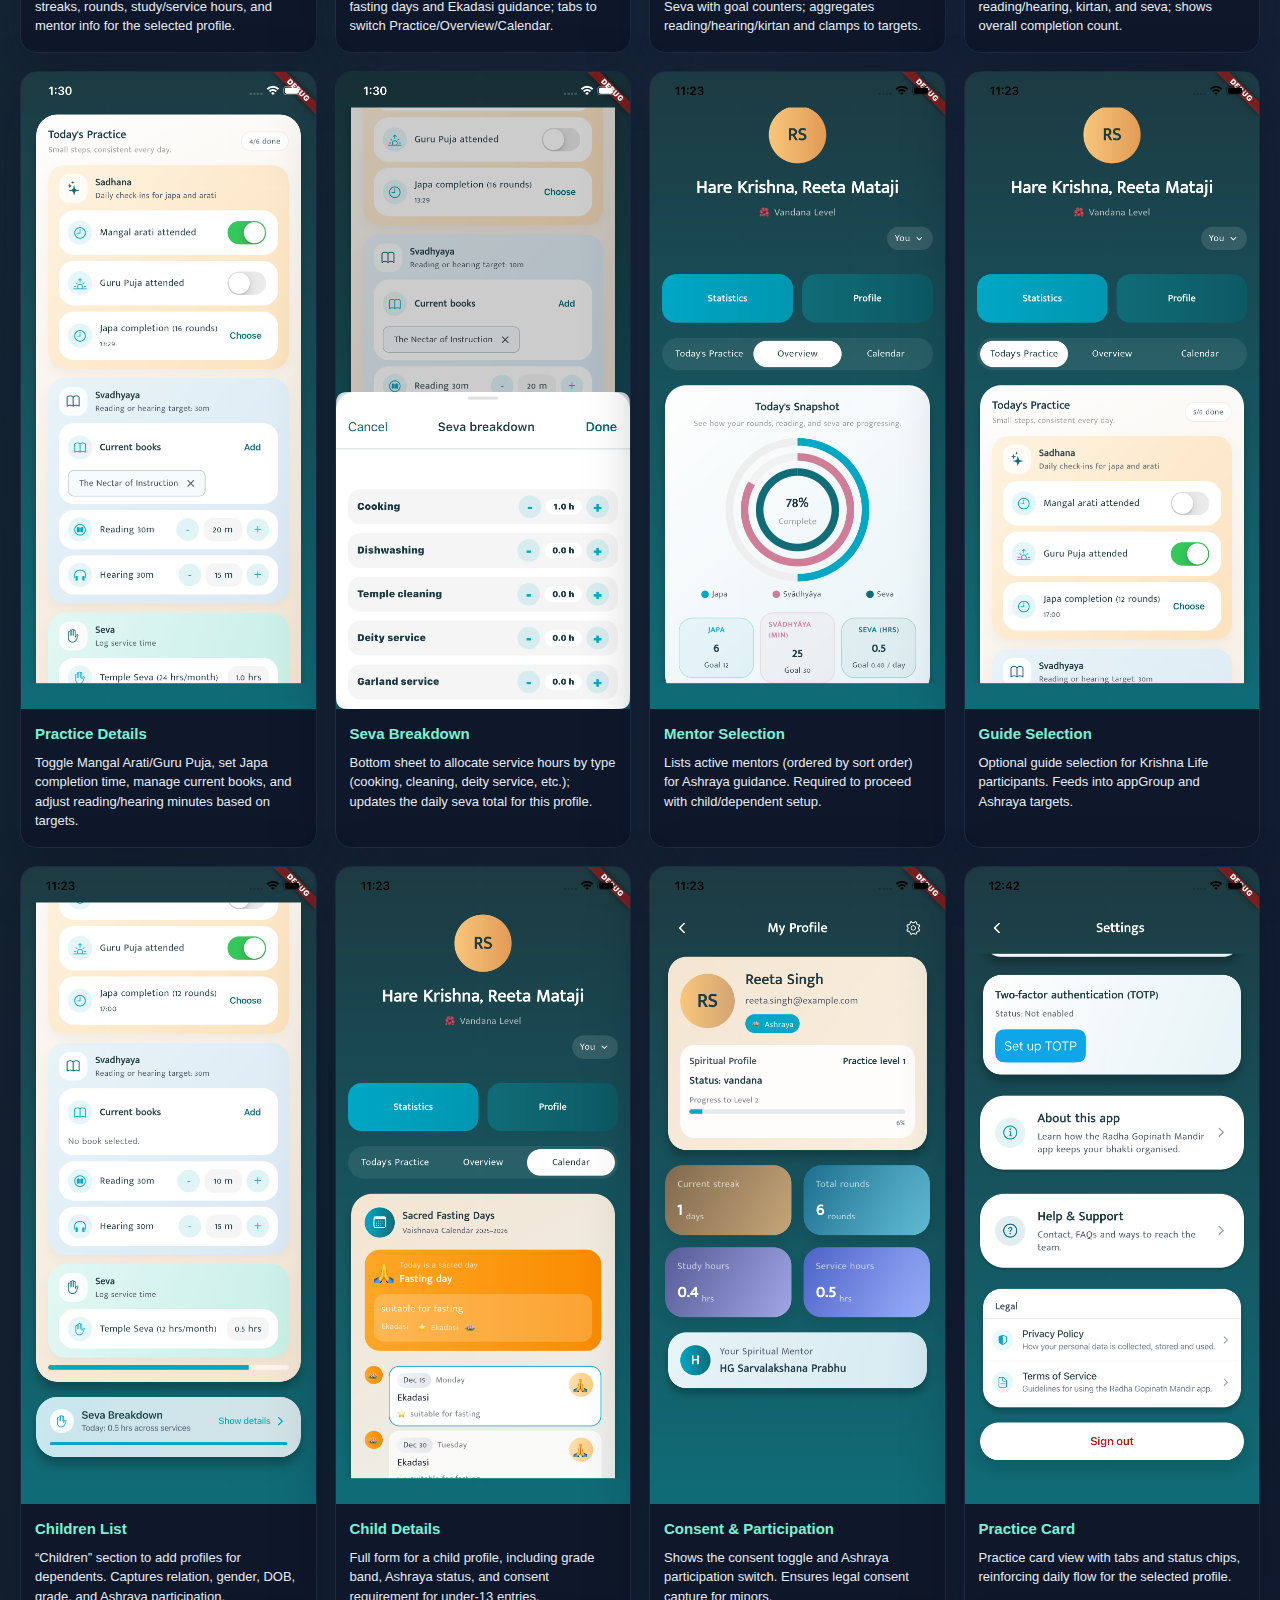
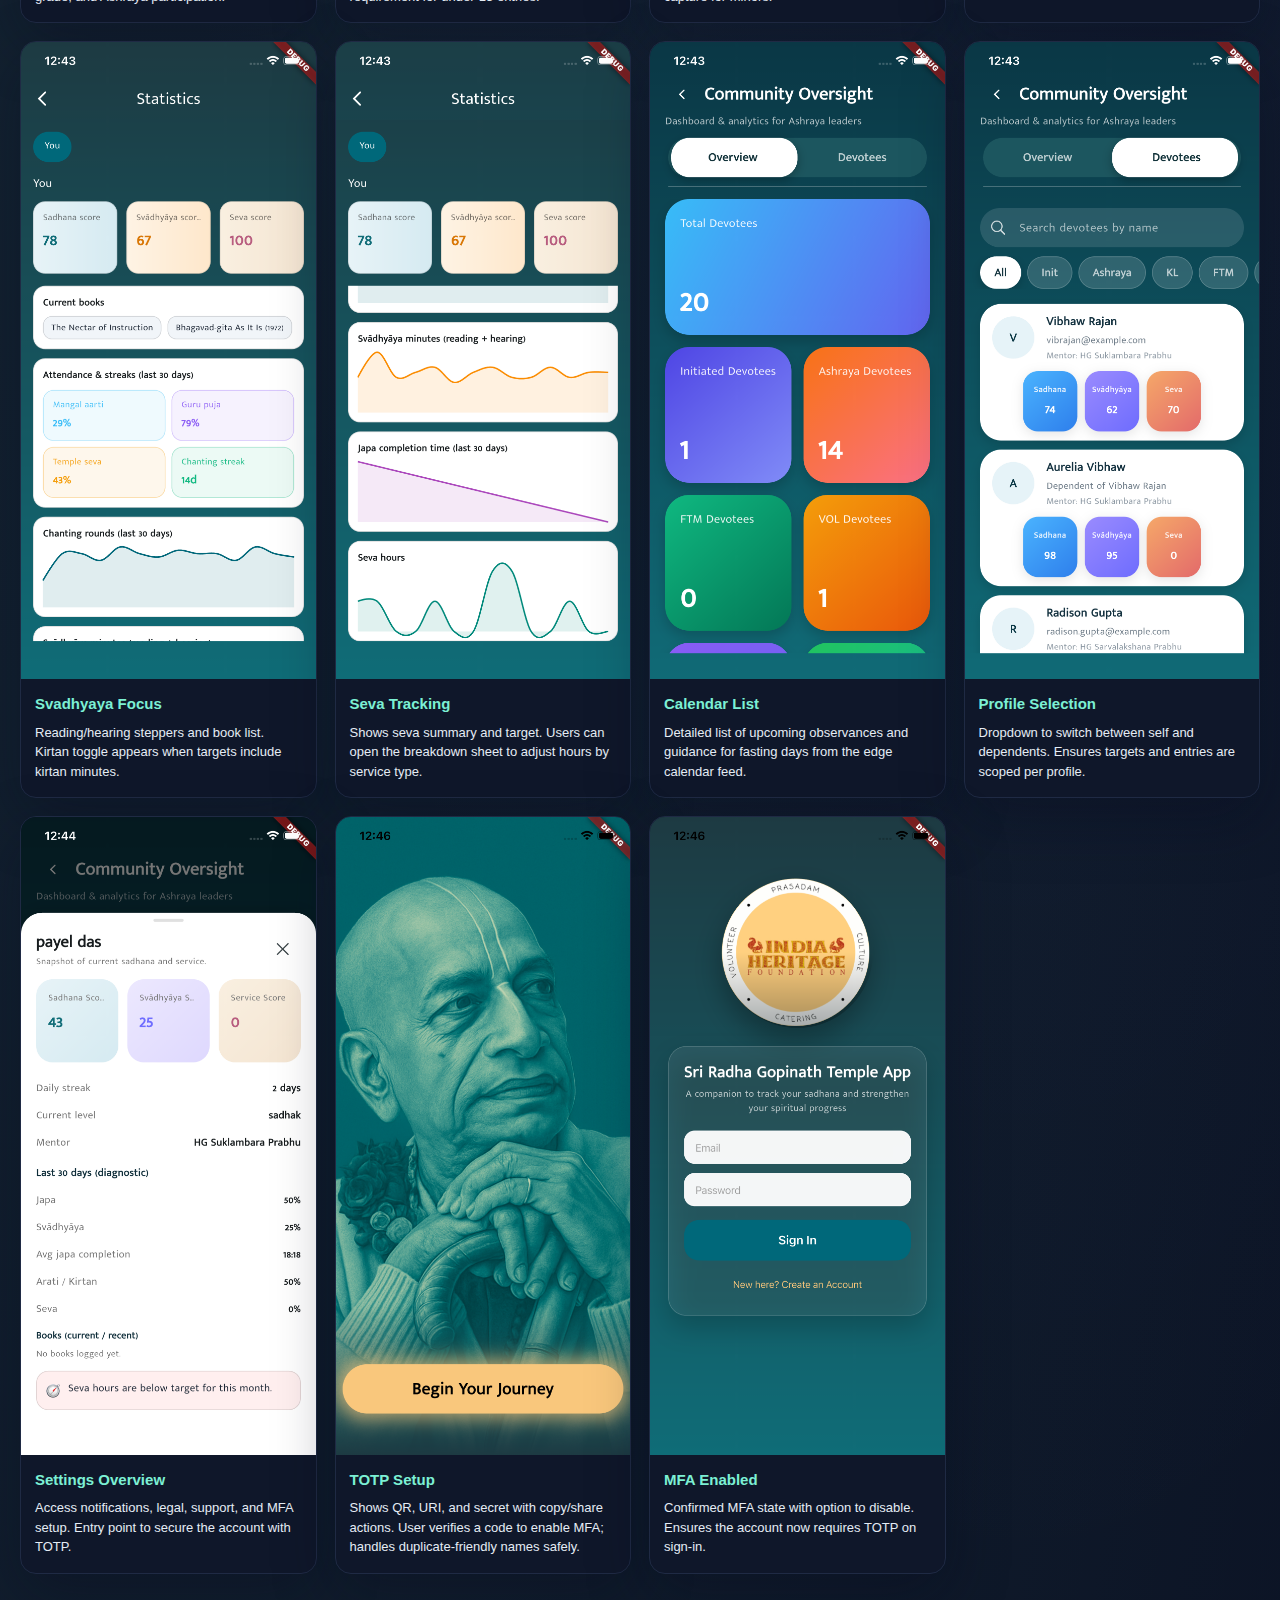
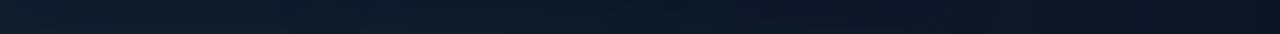
<file: gitTerms/gallery.html>
<!doctype html>
<html lang="en">
<head>
  <meta charset="UTF-8" />
  <meta name="viewport" content="width=device-width, initial-scale=1.0" />
  <title>RGM App • Screens Gallery</title>
  <link rel="stylesheet" href="styles.css" />
</head>
<body class="gallery-page">
  <nav>
    <div class="nav-inner">
      <div class="brand">
        <span class="dot"></span>
        <span>RGM App • Screens</span>
      </div>
      <div class="links">
        <a href="index.html">Home</a>
        <a href="terms.html">Terms</a>
        <a href="privacy.html">Privacy</a>
        <a href="app_docs.html">Docs</a>
        <a href="faq.html">FAQ</a>
      </div>
    </div>
  </nav>

  <header>
    <div class="hero">
      <div>
        <span class="pill">Showcase</span>
        <h1>RGM Mobile Screens</h1>
        <p class="muted">A visual tour of key flows with context for each screen.</p>
      </div>
      <div class="callout">
        Tap an image to zoom in. Each card highlights the intent of the screen and what the user accomplishes there.
      </div>
    </div>
  </header>

  <main>
    <div class="video-card">
      <video controls poster="screenshot/Simulator Screenshot - iPhone 16e - 2025-12-16 at 00.43.27.png">
        <source src="video/MOVIE.mp4" type="video/mp4" />
        Your browser does not support the video tag.
      </video>
      <div class="body">
        <h3>App Walkthrough</h3>
        <p>A quick walkthrough of the core flows: switching profiles, logging practice (japa/reading/hearing/kirtan/seva), viewing progress rings, and managing settings/MFA.</p>
      </div>
    </div>
    <div class="gallery-grid">
      <div class="gallery-card">
        <img src="screenshot/Simulator Screenshot - iPhone 16e - 2025-12-16 at 00.43.27.png" alt="Profile dashboard" />
        <div class="body">
          <h3>Profile Dashboard</h3>
          <p>Shows profile identity, practice level progress, streaks, rounds, study/service hours, and mentor info for the selected profile.</p>
        </div>
      </div>
      <div class="gallery-card">
        <img src="screenshot/Simulator Screenshot - iPhone 16e - 2025-12-15 at 13.29.57.png" alt="Calendar tab with Vaishnava events" />
        <div class="body">
          <h3>Calendar & Fasting Days</h3>
          <p>Vaishnava calendar view highlighting sacred fasting days and Ekadasi guidance; tabs to switch Practice/Overview/Calendar.</p>
        </div>
      </div>
      <div class="gallery-card">
        <img src="screenshot/Simulator Screenshot - iPhone 16e - 2025-12-15 at 13.30.05.png" alt="Overview snapshot with rings" />
        <div class="body">
          <h3>Overview Snapshot</h3>
          <p>Progress rings for Japa, Svadhyaya, and Seva with goal counters; aggregates reading/hearing/kirtan and clamps to targets.</p>
        </div>
      </div>
      <div class="gallery-card">
        <img src="screenshot/Simulator Screenshot - iPhone 16e - 2025-12-15 at 13.30.09.png" alt="Today's Practice summary" />
        <div class="body">
          <h3>Today's Practice</h3>
          <p>Daily entry point to log Japa, arati attendance, reading/hearing, kirtan, and seva; shows overall completion count.</p>
        </div>
      </div>
      <div class="gallery-card">
        <img src="screenshot/Simulator Screenshot - iPhone 16e - 2025-12-15 at 13.30.17.png" alt="Practice details with Japa and books" />
        <div class="body">
          <h3>Practice Details</h3>
          <p>Toggle Mangal Arati/Guru Puja, set Japa completion time, manage current books, and adjust reading/hearing minutes based on targets.</p>
        </div>
      </div>
      <div class="gallery-card">
        <img src="screenshot/Simulator Screenshot - iPhone 16e - 2025-12-15 at 13.30.25.png" alt="Seva breakdown sheet" />
        <div class="body">
          <h3>Seva Breakdown</h3>
          <p>Bottom sheet to allocate service hours by type (cooking, cleaning, deity service, etc.); updates the daily seva total for this profile.</p>
        </div>
      </div>
      <div class="gallery-card">
        <img src="screenshot/Simulator Screenshot - iPhone 16e - 2025-12-15 at 23.23.04.png" alt="Mentor selection" />
        <div class="body">
          <h3>Mentor Selection</h3>
          <p>Lists active mentors (ordered by sort order) for Ashraya guidance. Required to proceed with child/dependent setup.</p>
        </div>
      </div>
      <div class="gallery-card">
        <img src="screenshot/Simulator Screenshot - iPhone 16e - 2025-12-15 at 23.23.09.png" alt="Guide selection for Krishna Life" />
        <div class="body">
          <h3>Guide Selection</h3>
          <p>Optional guide selection for Krishna Life participants. Feeds into appGroup and Ashraya targets.</p>
        </div>
      </div>
      <div class="gallery-card">
        <img src="screenshot/Simulator Screenshot - iPhone 16e - 2025-12-15 at 23.23.14.png" alt="Children list" />
        <div class="body">
          <h3>Children List</h3>
          <p>“Children” section to add profiles for dependents. Captures relation, gender, DOB, grade, and Ashraya participation.</p>
        </div>
      </div>
      <div class="gallery-card">
        <img src="screenshot/Simulator Screenshot - iPhone 16e - 2025-12-15 at 23.23.27.png" alt="Child details form" />
        <div class="body">
          <h3>Child Details</h3>
          <p>Full form for a child profile, including grade band, Ashraya status, and consent requirement for under-13 entries.</p>
        </div>
      </div>
      <div class="gallery-card">
        <img src="screenshot/Simulator Screenshot - iPhone 16e - 2025-12-15 at 23.23.34.png" alt="Consent and toggles" />
        <div class="body">
          <h3>Consent & Participation</h3>
          <p>Shows the consent toggle and Ashraya participation switch. Ensures legal consent capture for minors.</p>
        </div>
      </div>
      <div class="gallery-card">
        <img src="screenshot/Simulator Screenshot - iPhone 16e - 2025-12-16 at 00.42.28.png" alt="Home practice card" />
        <div class="body">
          <h3>Practice Card</h3>
          <p>Practice card view with tabs and status chips, reinforcing daily flow for the selected profile.</p>
        </div>
      </div>
      <div class="gallery-card">
        <img src="screenshot/Simulator Screenshot - iPhone 16e - 2025-12-16 at 00.43.09.png" alt="Svadhyaya focus" />
        <div class="body">
          <h3>Svadhyaya Focus</h3>
          <p>Reading/hearing steppers and book list. Kirtan toggle appears when targets include kirtan minutes.</p>
        </div>
      </div>
      <div class="gallery-card">
        <img src="screenshot/Simulator Screenshot - iPhone 16e - 2025-12-16 at 00.43.15.png" alt="Seva tracking" />
        <div class="body">
          <h3>Seva Tracking</h3>
          <p>Shows seva summary and target. Users can open the breakdown sheet to adjust hours by service type.</p>
        </div>
      </div>
      <div class="gallery-card">
        <img src="screenshot/Simulator Screenshot - iPhone 16e - 2025-12-16 at 00.43.32.png" alt="Calendar list" />
        <div class="body">
          <h3>Calendar List</h3>
          <p>Detailed list of upcoming observances and guidance for fasting days from the edge calendar feed.</p>
        </div>
      </div>
      <div class="gallery-card">
        <img src="screenshot/Simulator Screenshot - iPhone 16e - 2025-12-16 at 00.43.36.png" alt="Profile selection" />
        <div class="body">
          <h3>Profile Selection</h3>
          <p>Dropdown to switch between self and dependents. Ensures targets and entries are scoped per profile.</p>
        </div>
      </div>
      <div class="gallery-card">
        <img src="screenshot/Simulator Screenshot - iPhone 16e - 2025-12-16 at 00.44.00.png" alt="Settings overview" />
        <div class="body">
          <h3>Settings Overview</h3>
          <p>Access notifications, legal, support, and MFA setup. Entry point to secure the account with TOTP.</p>
        </div>
      </div>
      <div class="gallery-card">
        <img src="screenshot/Simulator Screenshot - iPhone 16e - 2025-12-16 at 00.46.01.png" alt="TOTP setup" />
        <div class="body">
          <h3>TOTP Setup</h3>
          <p>Shows QR, URI, and secret with copy/share actions. User verifies a code to enable MFA; handles duplicate-friendly names safely.</p>
        </div>
      </div>
      <div class="gallery-card">
        <img src="screenshot/Simulator Screenshot - iPhone 16e - 2025-12-16 at 00.46.30.png" alt="MFA enabled state" />
        <div class="body">
          <h3>MFA Enabled</h3>
          <p>Confirmed MFA state with option to disable. Ensures the account now requires TOTP on sign-in.</p>
        </div>
      </div>
    </div>
  </main>
</body>
</html>
</file>
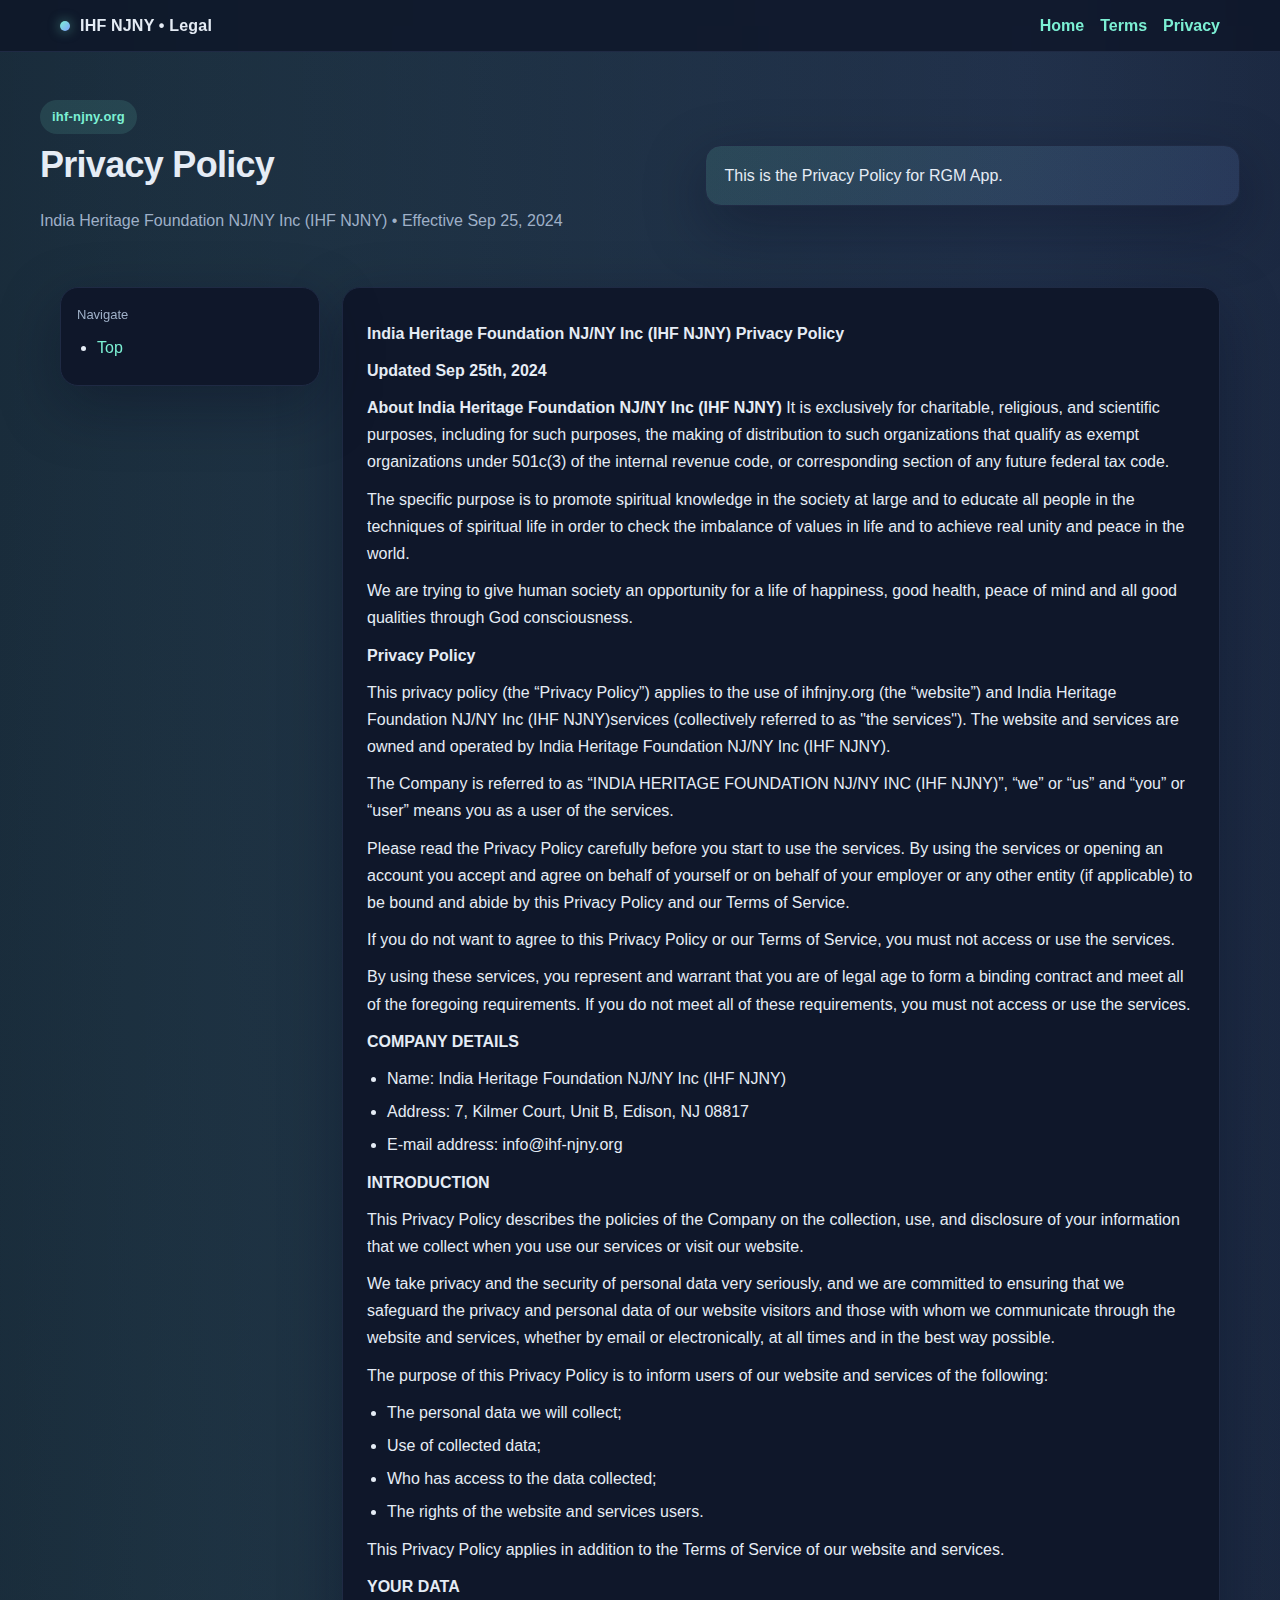
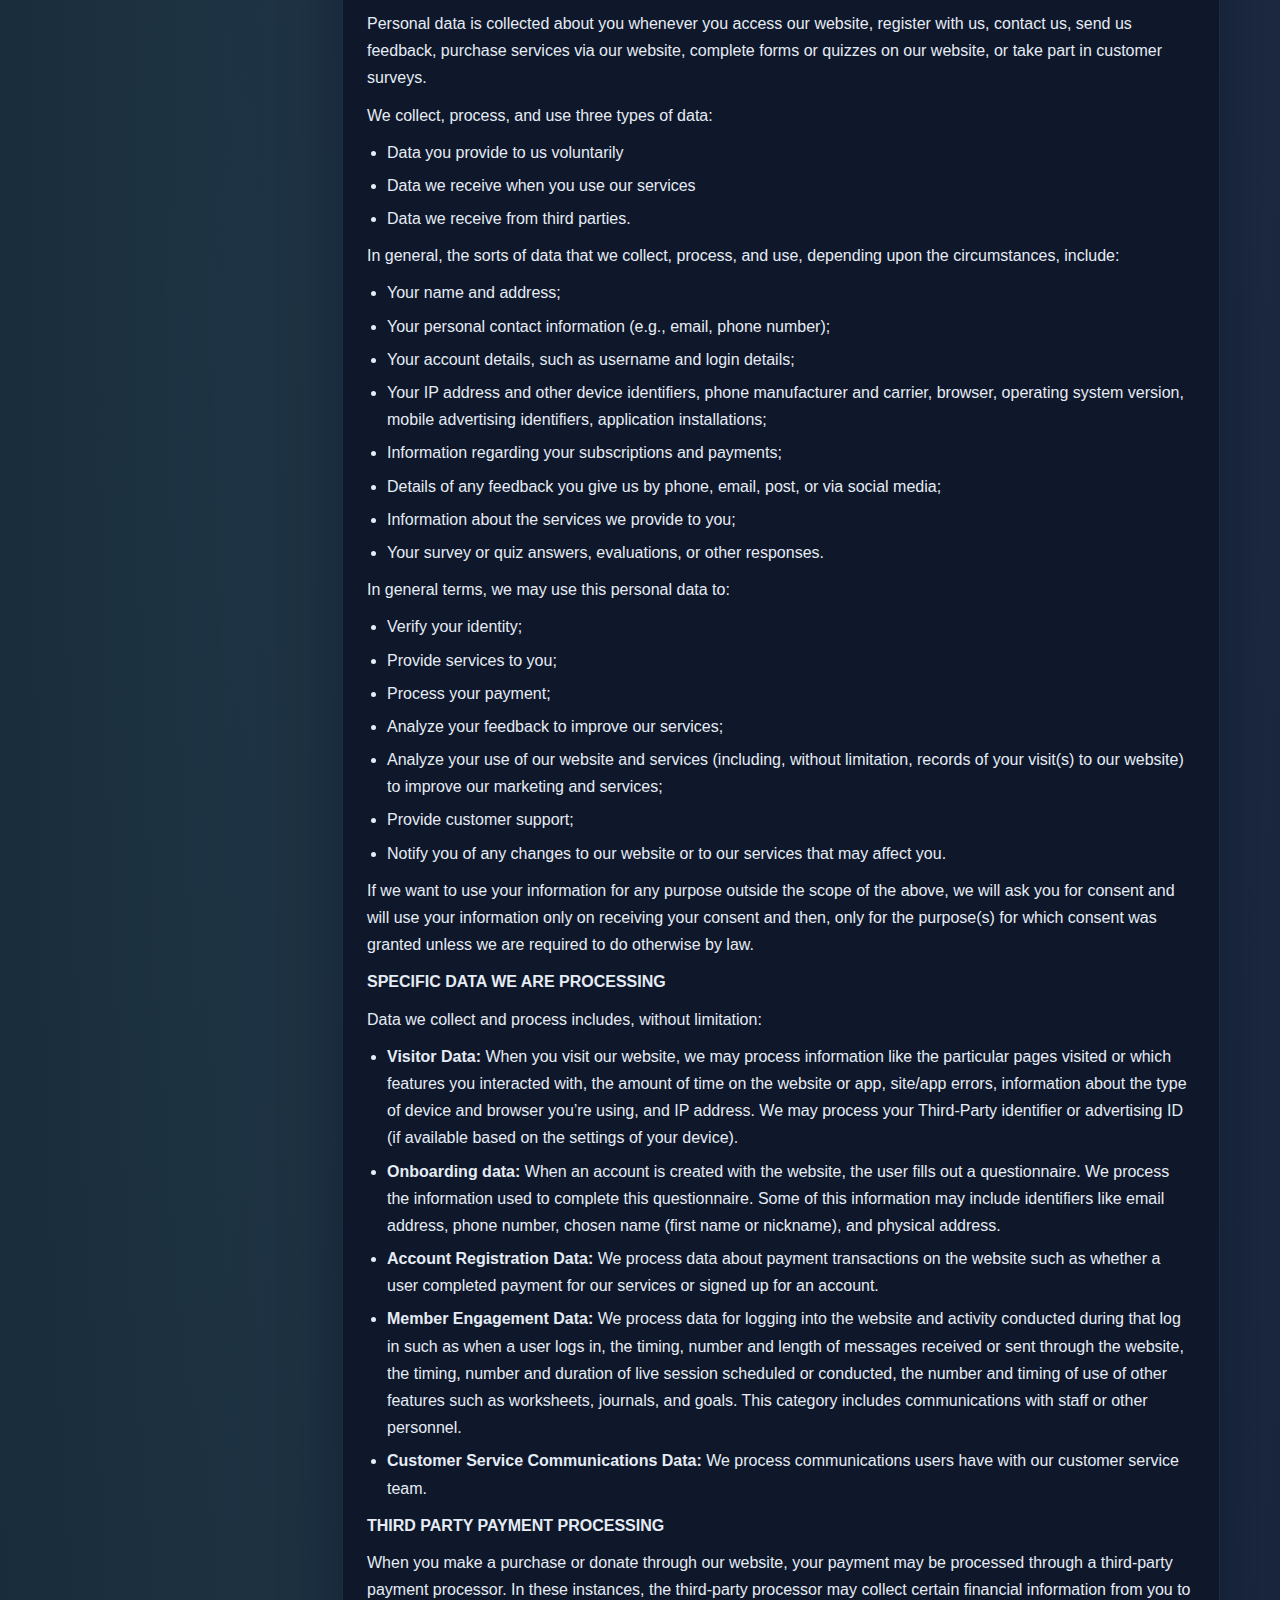
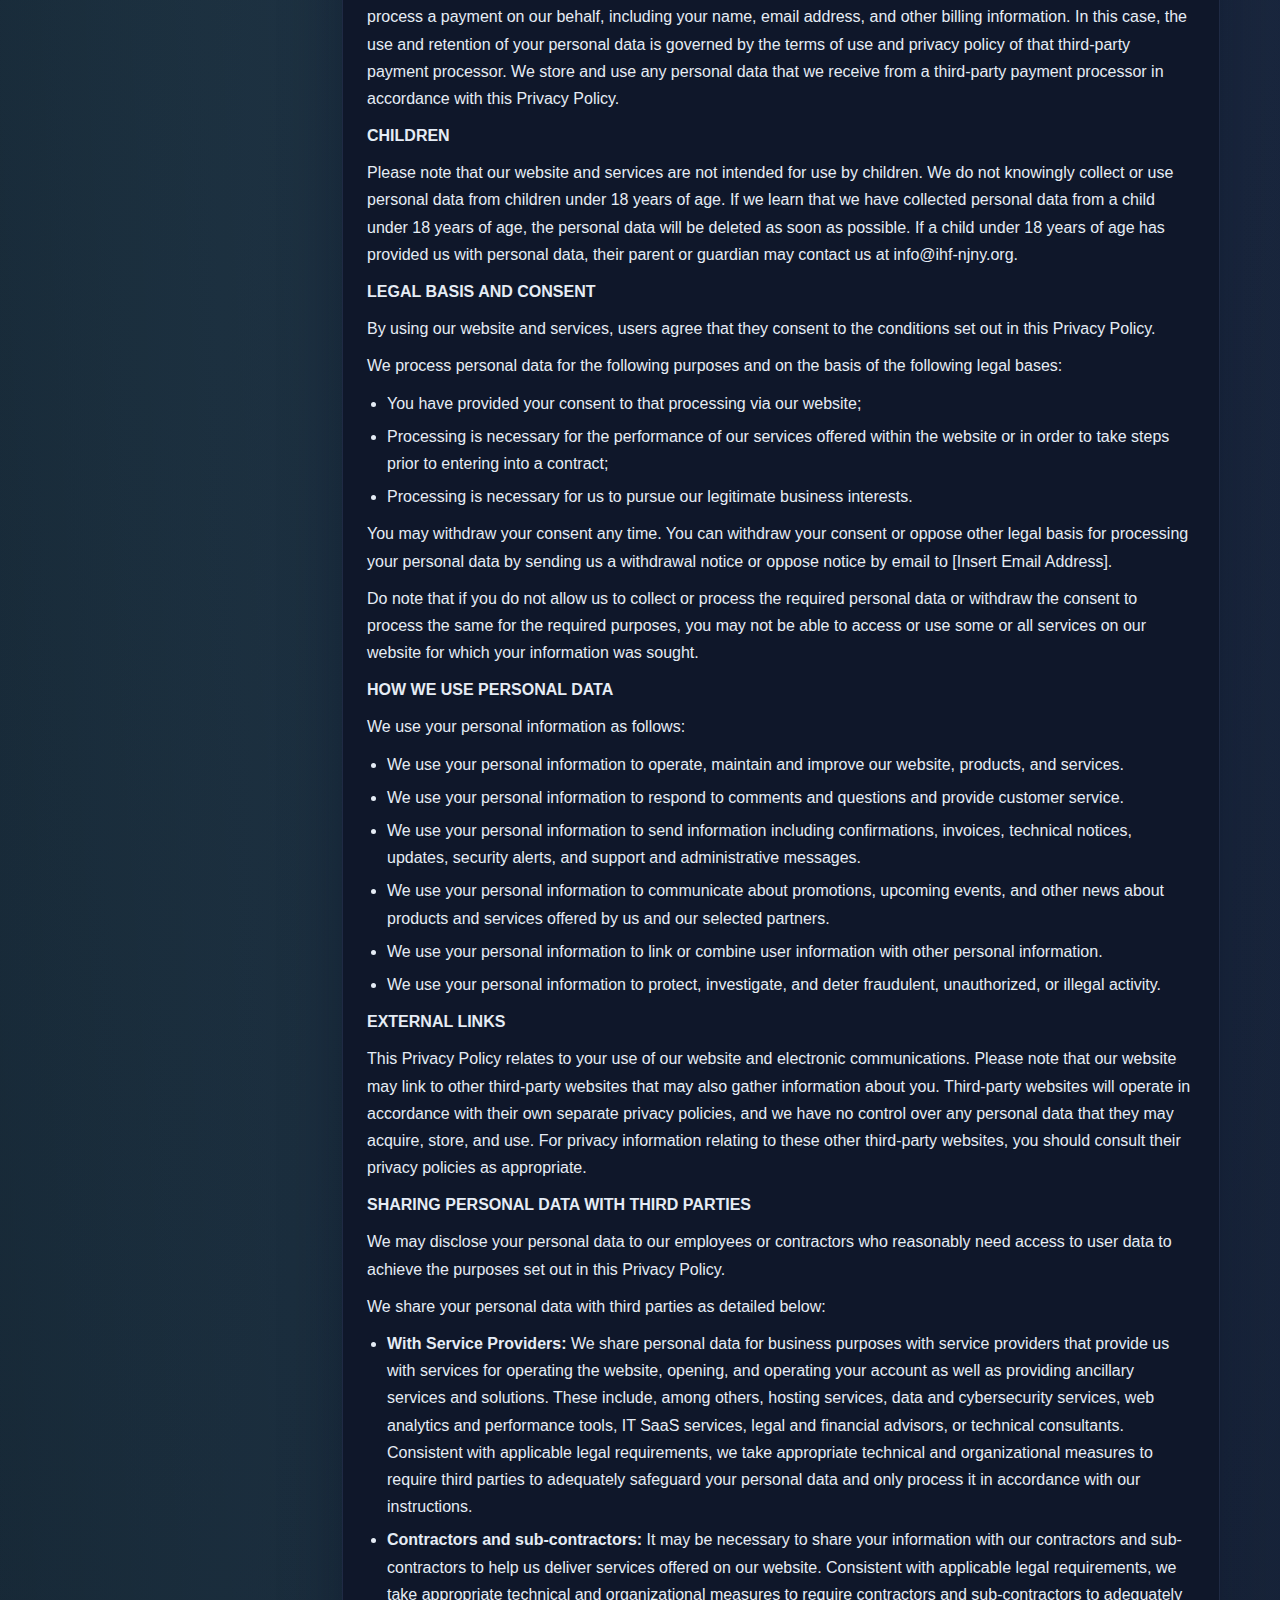
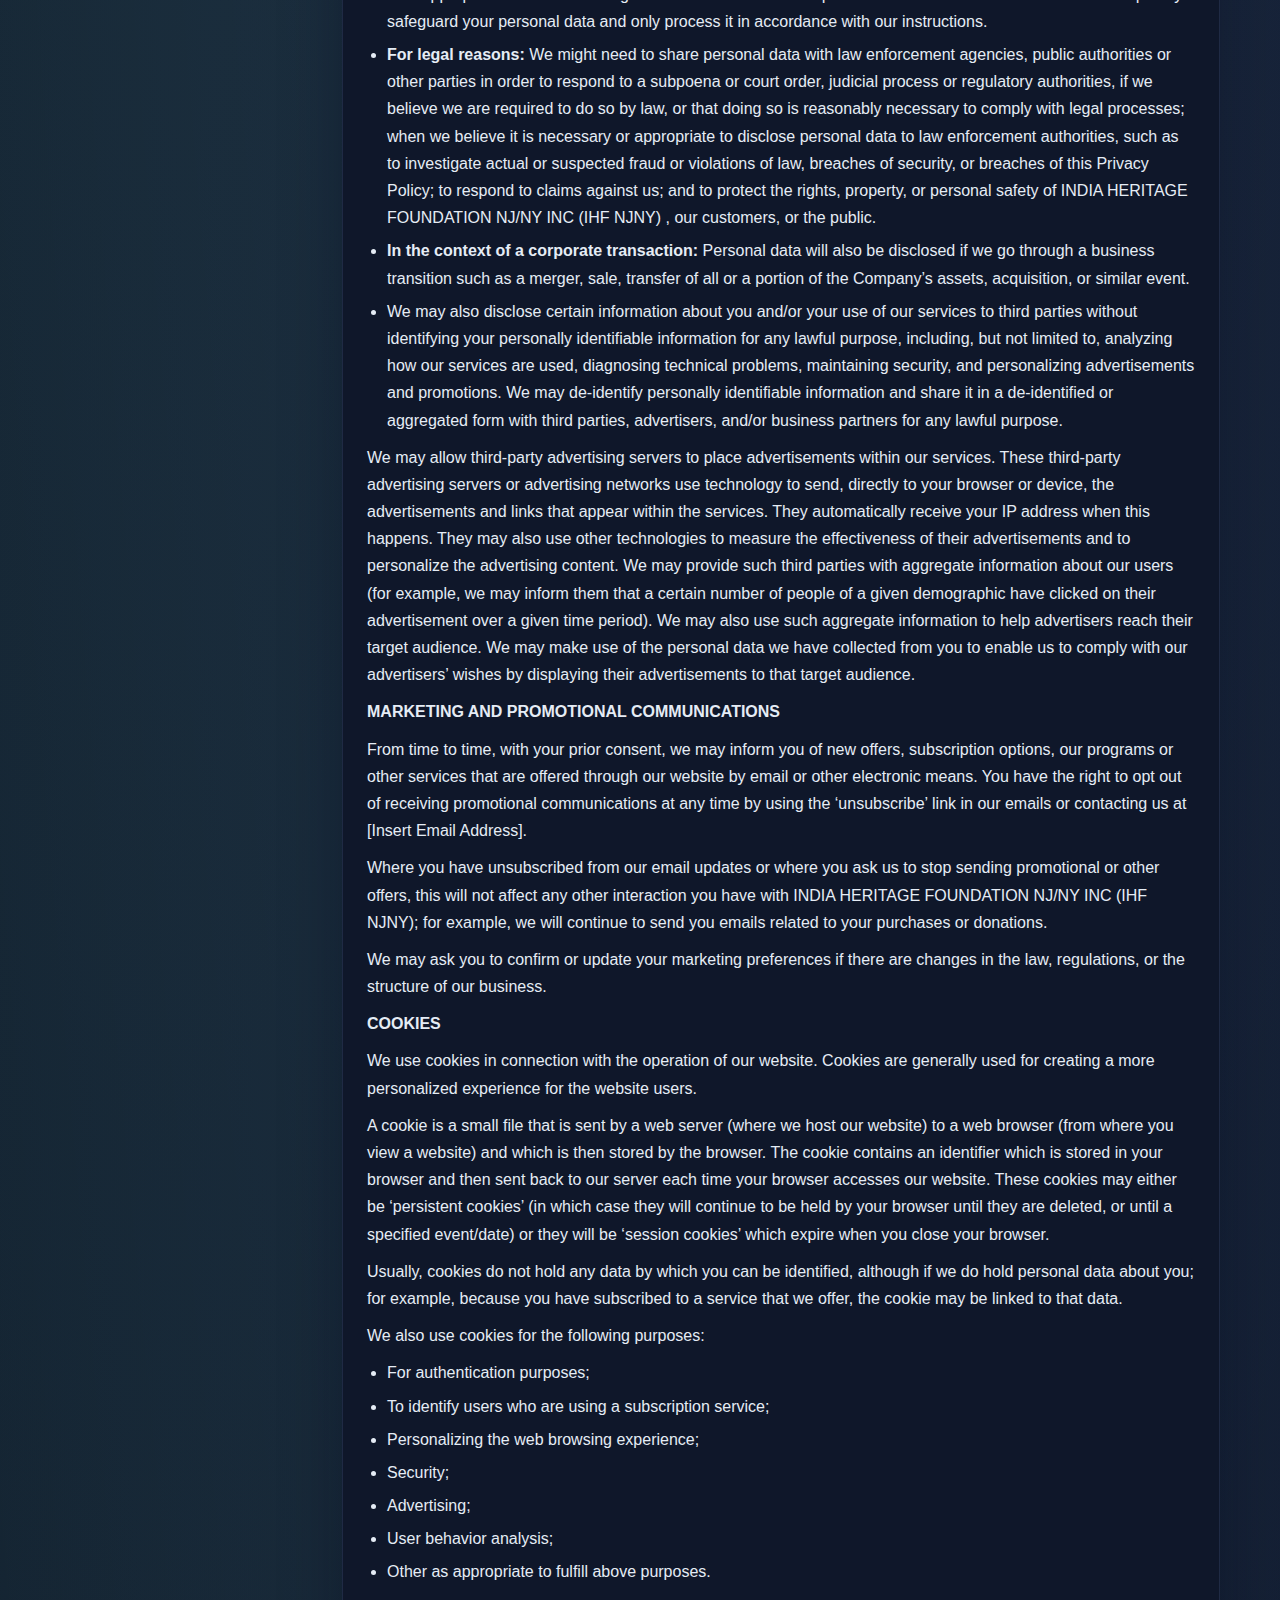
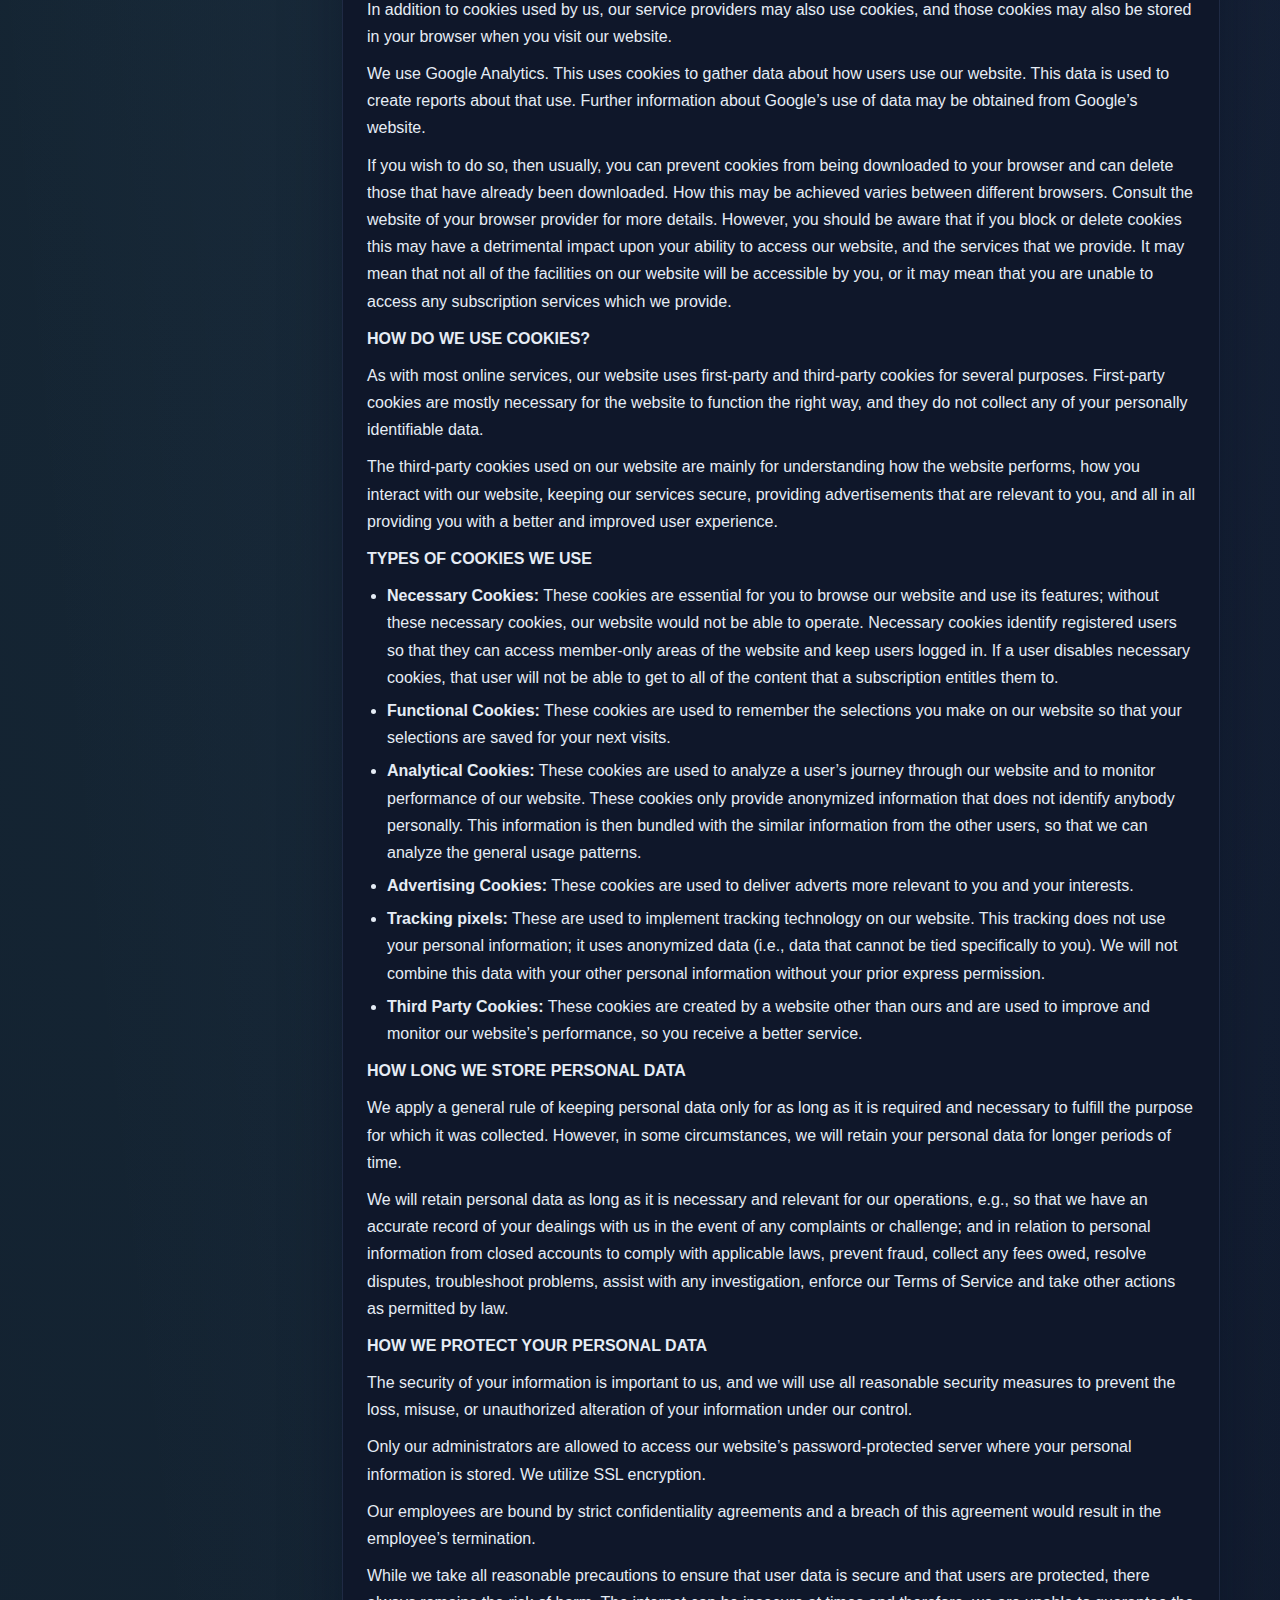
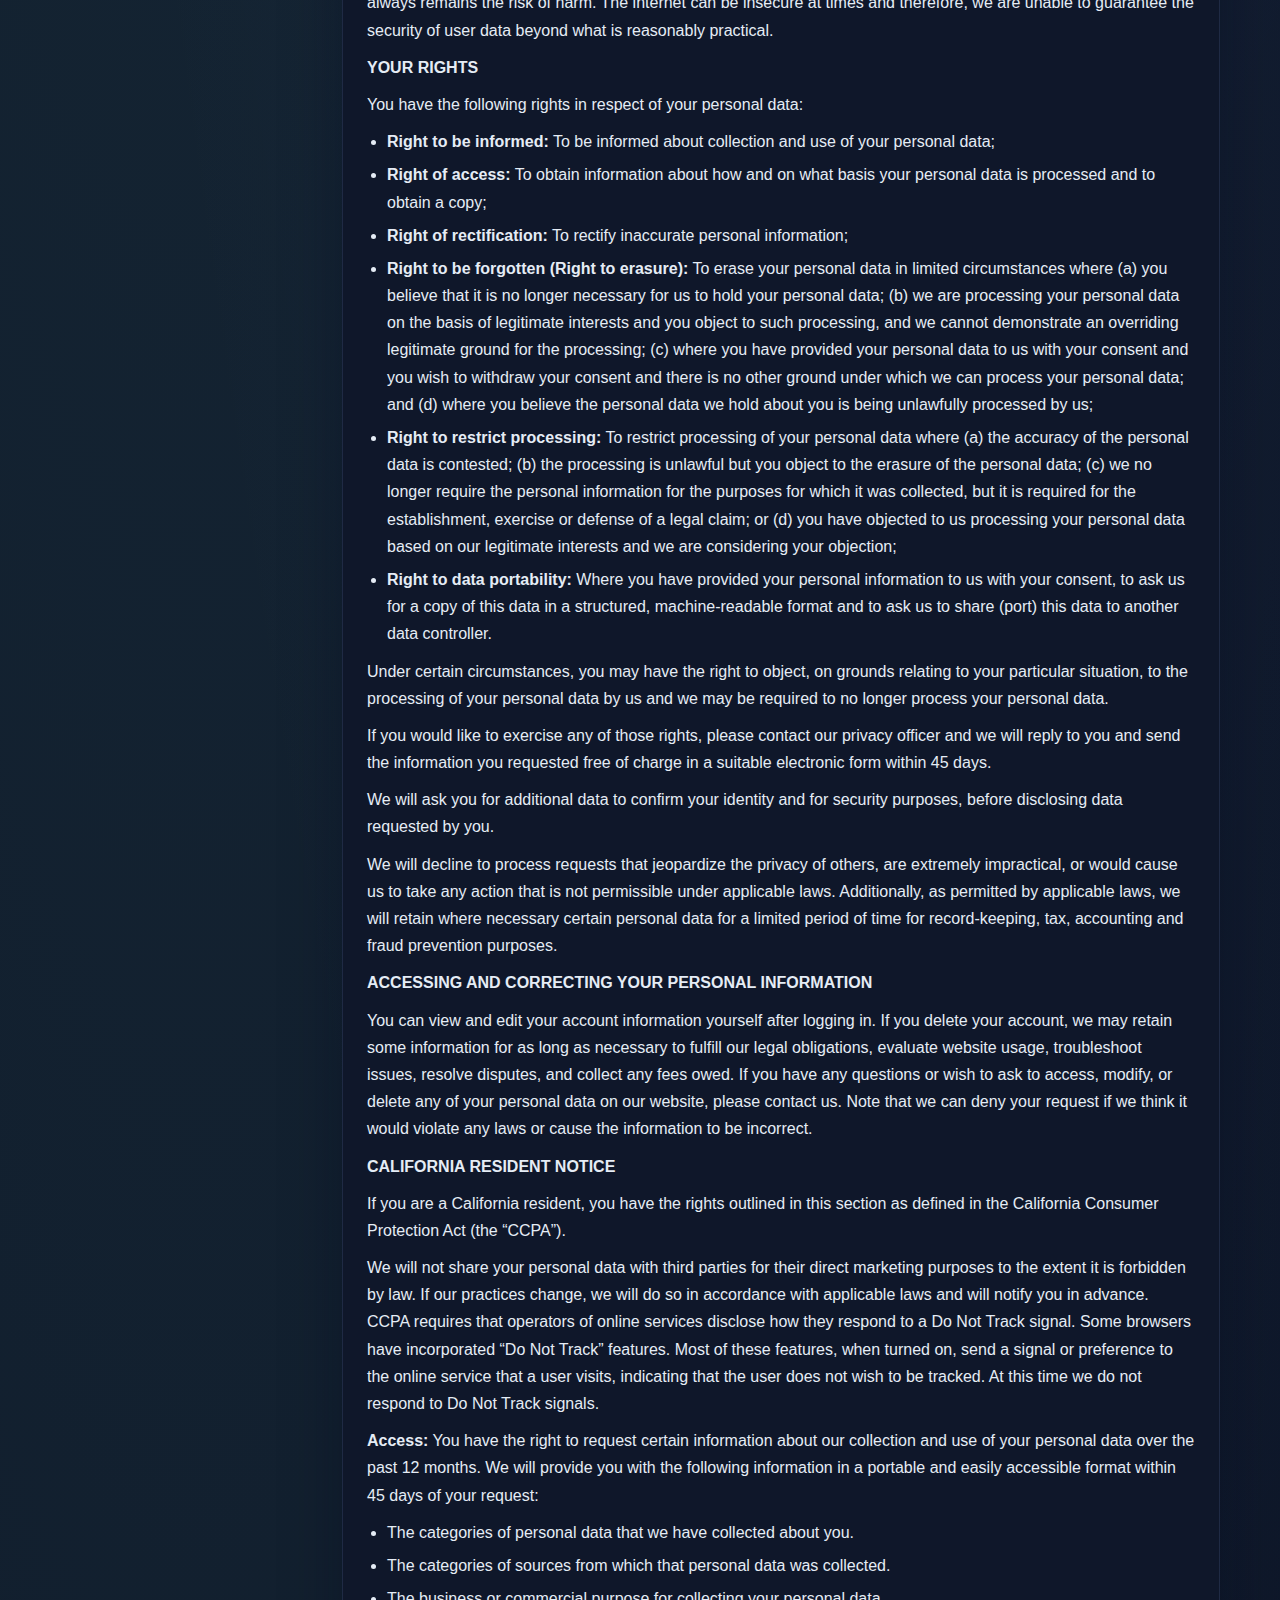
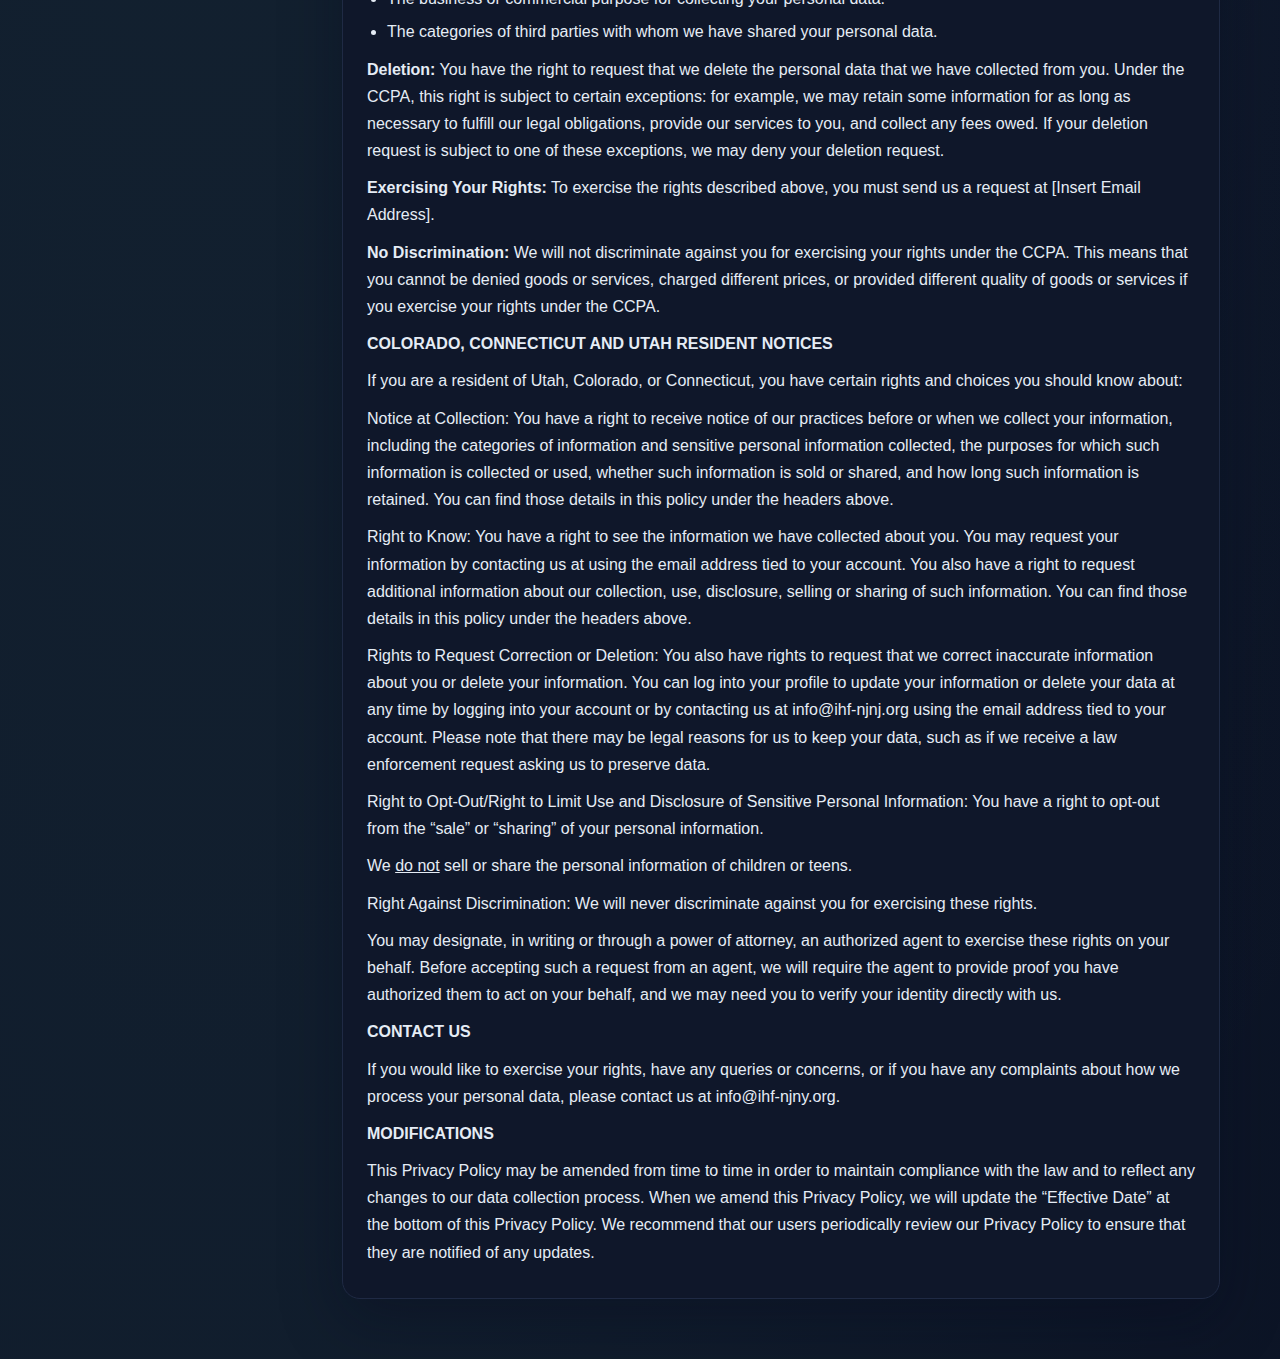
<file: gitTerms/privacy.html>
<!doctype html>
<html lang="en">
<head>
  <meta charset="UTF-8" />
  <meta name="viewport" content="width=device-width, initial-scale=1.0" />
  <title>IHF NJNY Privacy Policy</title>
  <link rel="stylesheet" href="styles.css" />
</head>
<body>
  <nav>
    <div class="nav-inner">
      <div class="brand">
        <span class="dot"></span>
        <span>IHF NJNY • Legal</span>
      </div>
      <div class="links">
        <a href="index.html">Home</a>
        <a href="terms.html">Terms</a>
        <a href="privacy.html">Privacy</a>
      </div>
    </div>
  </nav>

  <header>
    <div class="hero">
      <div>
        <span class="pill">ihf-njny.org</span>
        <h1>Privacy Policy</h1>
        <p class="muted">India Heritage Foundation NJ/NY Inc (IHF NJNY) • Effective Sep 25, 2024</p>
      </div>
      <div class="callout">
        This is the Privacy Policy for RGM App.
      </div>
    </div>
  </header>

  <main>
    <aside class="toc">
      <div class="surface">
        <div class="muted-small">Navigate</div>
        <ul>
          <li><a href="#policy-top">Top</a></li>
        </ul>
      </div>
    </aside>

    <article class="surface doc" id="policy-top">
      <p><strong>India Heritage Foundation NJ/NY Inc (IHF NJNY) Privacy Policy</strong></p>
      <p><strong>Updated Sep 25th, 2024</strong></p>
      <p><strong>About India Heritage Foundation NJ/NY Inc (IHF NJNY)</strong> It is exclusively for charitable, religious, and scientific purposes, including for such purposes, the making of distribution to such organizations that qualify as exempt organizations under 501c(3) of the internal revenue code, or corresponding section of any future federal tax code.</p>
      <p>The specific purpose is to promote spiritual knowledge in the society at large and to educate all people in the techniques of spiritual life in order to check the imbalance of values in life and to achieve real unity and peace in the world.</p>
      <p>We are trying to give human society an opportunity for a life of happiness, good health, peace of mind and all good qualities through God consciousness.</p>
      <p><strong>Privacy Policy</strong></p>
      <p>This privacy policy (the &ldquo;Privacy Policy&rdquo;) applies to the use of ihfnjny.org (the &ldquo;website&rdquo;) and India Heritage Foundation NJ/NY Inc (IHF NJNY)services (collectively referred to as "the services"). The website and services are owned and operated by India Heritage Foundation NJ/NY Inc (IHF NJNY).</p>
      <p>The Company is referred to as &ldquo;INDIA HERITAGE FOUNDATION NJ/NY INC (IHF NJNY)&rdquo;, &ldquo;we&rdquo; or &ldquo;us&rdquo; and &ldquo;you&rdquo; or &ldquo;user&rdquo; means you as a user of the services.</p>
      <p>Please read the Privacy Policy carefully before you start to use the services. By using the services or opening an account you accept and agree on behalf of yourself or on behalf of your employer or any other entity (if applicable) to be bound and abide by this Privacy Policy and our Terms of Service.</p>
      <p>If you do not want to agree to this Privacy Policy or our Terms of Service, you must not access or use the services.</p>
      <p>By using these services, you represent and warrant that you are of legal age to form a binding contract and meet all of the foregoing requirements. If you do not meet all of these requirements, you must not access or use the services.</p>
      <p><strong>COMPANY DETAILS</strong></p>
      <ul>
        <li>Name: India Heritage Foundation NJ/NY Inc (IHF NJNY)</li>
        <li>Address: 7, Kilmer Court, Unit B, Edison, NJ 08817</li>
        <li>E-mail address: info@ihf-njny.org</li>
      </ul>
      <p><strong>INTRODUCTION</strong></p>
      <p>This Privacy Policy describes the policies of the Company on the collection, use, and disclosure of your information that we collect when you use our services or visit our website.</p>
      <p>We take privacy and the security of personal data very seriously, and we are committed to ensuring that we safeguard the privacy and personal data of our website visitors and those with whom we communicate through the website and services, whether by email or electronically, at all times and in the best way possible.</p>
      <p>The purpose of this Privacy Policy is to inform users of our website and services of the following:</p>
      <ul>
        <li>The personal data we will collect;</li>
        <li>Use of collected data;</li>
        <li>Who has access to the data collected;</li>
        <li>The rights of the website and services users.</li>
      </ul>
      <p>This Privacy Policy applies in addition to the Terms of Service of our website and services.</p>
      <p><strong>YOUR DATA</strong></p>
      <p>Personal data is collected about you whenever you access our website, register with us, contact us, send us feedback, purchase services via our website, complete forms or quizzes on our website, or take part in customer surveys.</p>
      <p>We collect, process, and use three types of data:</p>
      <ul>
        <li>Data you provide to us voluntarily</li>
        <li>Data we receive when you use our services</li>
        <li>Data we receive from third parties.</li>
      </ul>
      <p>In general, the sorts of data that we collect, process, and use, depending upon the circumstances, include:</p>
      <ul>
        <li>Your name and address;</li>
        <li>Your personal contact information (e.g., email, phone number);</li>
        <li>Your account details, such as username and login details;</li>
        <li>Your IP address and other device identifiers, phone manufacturer and carrier, browser, operating system version, mobile advertising identifiers, application installations;</li>
        <li>Information regarding your subscriptions and payments;</li>
        <li>Details of any feedback you give us by phone, email, post, or via social media;</li>
        <li>Information about the services we provide to you;</li>
        <li>Your survey or quiz answers, evaluations, or other responses.</li>
      </ul>
      <p>In general terms, we may use this personal data to:</p>
      <ul>
        <li>Verify your identity;</li>
        <li>Provide services to you;</li>
        <li>Process your payment;</li>
        <li>Analyze your feedback to improve our services;</li>
        <li>Analyze your use of our website and services (including, without limitation, records of your visit(s) to our website) to improve our marketing and services;</li>
        <li>Provide customer support;</li>
        <li>Notify you of any changes to our website or to our services that may affect you.</li>
      </ul>
      <p>If we want to use your information for any purpose outside the scope of the above, we will ask you for consent and will use your information only on receiving your consent and then, only for the purpose(s) for which consent was granted unless we are required to do otherwise by law.</p>
      <p><strong>SPECIFIC DATA WE ARE PROCESSING</strong></p>
      <p>Data we collect and process includes, without limitation:</p>
      <ul>
        <li><strong>Visitor Data:</strong> When you visit our website, we may process information like the particular pages visited or which features you interacted with, the amount of time on the website or app, site/app errors, information about the type of device and browser you&rsquo;re using, and IP address. We may process your Third-Party identifier or advertising ID (if available based on the settings of your device).</li>
        <li><strong>Onboarding data:</strong> When an account is created with the website, the user fills out a questionnaire. We process the information used to complete this questionnaire. Some of this information may include identifiers like email address, phone number, chosen name (first name or nickname), and physical address.</li>
        <li><strong>Account Registration Data:</strong> We process data about payment transactions on the website such as whether a user completed payment for our services or signed up for an account.</li>
        <li><strong>Member Engagement Data:</strong> We process data for logging into the website and activity conducted during that log in such as when a user logs in, the timing, number and length of messages received or sent through the website, the timing, number and duration of live session scheduled or conducted, the number and timing of use of other features such as worksheets, journals, and goals. This category includes communications with staff or other personnel.</li>
        <li><strong>Customer Service Communications Data:</strong> We process communications users have with our customer service team.</li>
      </ul>
      <p><strong>THIRD PARTY PAYMENT PROCESSING</strong></p>
      <p>When you make a purchase or donate through our website, your payment may be processed through a third-party payment processor. In these instances, the third-party processor may collect certain financial information from you to process a payment on our behalf, including your name, email address, and other billing information. In this case, the use and retention of your personal data is governed by the terms of use and privacy policy of that third-party payment processor. We store and use any personal data that we receive from a third-party payment processor in accordance with this Privacy Policy.</p>
      <p><strong>CHILDREN</strong></p>
      <p>Please note that our website and services are not intended for use by children. We do not knowingly collect or use personal data from children under 18 years of age. If we learn that we have collected personal data from a child under 18 years of age, the personal data will be deleted as soon as possible. If a child under 18 years of age has provided us with personal data, their parent or guardian may contact us at info@ihf-njny.org.</p>
      <p><strong>LEGAL BASIS AND CONSENT</strong></p>
      <p>By using our website and services, users agree that they consent to the conditions set out in this Privacy Policy.</p>
      <p>We process personal data for the following purposes and on the basis of the following legal bases:</p>
      <ul>
        <li>You have provided your consent to that processing via our website;</li>
        <li>Processing is necessary for the performance of our services offered within the website or in order to take steps prior to entering into a contract;</li>
        <li>Processing is necessary for us to pursue our legitimate business interests.</li>
      </ul>
      <p>You may withdraw your consent any time. You can withdraw your consent or oppose other legal basis for processing your personal data by sending us a withdrawal notice or oppose notice by email to [Insert Email Address].</p>
      <p>Do note that if you do not allow us to collect or process the required personal data or withdraw the consent to process the same for the required purposes, you may not be able to access or use some or all services on our website for which your information was sought.</p>
      <p><strong>HOW WE USE PERSONAL DATA</strong></p>
      <p>We use your personal information as follows:</p>
      <ul>
        <li>We use your personal information to operate, maintain and improve our website, products, and services.</li>
        <li>We use your personal information to respond to comments and questions and provide customer service.</li>
        <li>We use your personal information to send information including confirmations, invoices, technical notices, updates, security alerts, and support and administrative messages.</li>
        <li>We use your personal information to communicate about promotions, upcoming events, and other news about products and services offered by us and our selected partners.</li>
        <li>We use your personal information to link or combine user information with other personal information.</li>
        <li>We use your personal information to protect, investigate, and deter fraudulent, unauthorized, or illegal activity.</li>
      </ul>
      <p><strong>EXTERNAL LINKS</strong></p>
      <p>This Privacy Policy relates to your use of our website and electronic communications. Please note that our website may link to other third-party websites that may also gather information about you. Third-party websites will operate in accordance with their own separate privacy policies, and we have no control over any personal data that they may acquire, store, and use. For privacy information relating to these other third-party websites, you should consult their privacy policies as appropriate.</p>
      <p><strong>SHARING PERSONAL DATA WITH THIRD PARTIES</strong></p>
      <p>We may disclose your personal data to our employees or contractors who reasonably need access to user data to achieve the purposes set out in this Privacy Policy.</p>
      <p>We share your personal data with third parties as detailed below:</p>
      <ul>
        <li><strong>With Service Providers:</strong> We share personal data for business purposes with service providers that provide us with services for operating the website, opening, and operating your account as well as providing ancillary services and solutions. These include, among others, hosting services, data and cybersecurity services, web analytics and performance tools, IT SaaS services, legal and financial advisors, or technical consultants. Consistent with applicable legal requirements, we take appropriate technical and organizational measures to require third parties to adequately safeguard your personal data and only process it in accordance with our instructions.</li>
        <li><strong>Contractors and sub-contractors:</strong> It may be necessary to share your information with our contractors and sub-contractors to help us deliver services offered on our website. Consistent with applicable legal requirements, we take appropriate technical and organizational measures to require contractors and sub-contractors to adequately safeguard your personal data and only process it in accordance with our instructions.</li>
        <li><strong>For legal reasons:</strong> We might need to share personal data with law enforcement agencies, public authorities or other parties in order to respond to a subpoena or court order, judicial process or regulatory authorities, if we believe we are required to do so by law, or that doing so is reasonably necessary to comply with legal processes; when we believe it is necessary or appropriate to disclose personal data to law enforcement authorities, such as to investigate actual or suspected fraud or violations of law, breaches of security, or breaches of this Privacy Policy; to respond to claims against us; and to protect the rights, property, or personal safety of INDIA HERITAGE FOUNDATION NJ/NY INC (IHF NJNY) , our customers, or the public.</li>
        <li><strong>In the context of a corporate transaction:</strong> Personal data will also be disclosed if we go through a business transition such as a merger, sale, transfer of all or a portion of the Company&rsquo;s assets, acquisition, or similar event.</li>
        <li>We may also disclose certain information about you and/or your use of our services to third parties without identifying your personally identifiable information for any lawful purpose, including, but not limited to, analyzing how our services are used, diagnosing technical problems, maintaining security, and personalizing advertisements and promotions. We may de-identify personally identifiable information and share it in a de-identified or aggregated form with third parties, advertisers, and/or business partners for any lawful purpose.</li>
      </ul>
      <p>We may allow third-party advertising servers to place advertisements within our services. These third-party advertising servers or advertising networks use technology to send, directly to your browser or device, the advertisements and links that appear within the services. They automatically receive your IP address when this happens. They may also use other technologies to measure the effectiveness of their advertisements and to personalize the advertising content. We may provide such third parties with aggregate information about our users (for example, we may inform them that a certain number of people of a given demographic have clicked on their advertisement over a given time period). We may also use such aggregate information to help advertisers reach their target audience. We may make use of the personal data we have collected from you to enable us to comply with our advertisers&rsquo; wishes by displaying their advertisements to that target audience.</p>
      <p><strong>MARKETING AND PROMOTIONAL COMMUNICATIONS</strong></p>
      <p>From time to time, with your prior consent, we may inform you of new offers, subscription options, our programs or other services that are offered through our website by email or other electronic means. You have the right to opt out of receiving promotional communications at any time by using the &lsquo;unsubscribe&rsquo; link in our emails or contacting us at [Insert Email Address].</p>
      <p>Where you have unsubscribed from our email updates or where you ask us to stop sending promotional or other offers, this will not affect any other interaction you have with INDIA HERITAGE FOUNDATION NJ/NY INC (IHF NJNY); for example, we will continue to send you emails related to your purchases or donations.</p>
      <p>We may ask you to confirm or update your marketing preferences if there are changes in the law, regulations, or the structure of our business.</p>
      <p><strong>COOKIES</strong></p>
      <p>We use cookies in connection with the operation of our website. Cookies are generally used for creating a more personalized experience for the website users.</p>
      <p>A cookie is a small file that is sent by a web server (where we host our website) to a web browser (from where you view a website) and which is then stored by the browser. The cookie contains an identifier which is stored in your browser and then sent back to our server each time your browser accesses our website. These cookies may either be &lsquo;persistent cookies&rsquo; (in which case they will continue to be held by your browser until they are deleted, or until a specified event/date) or they will be &lsquo;session cookies&rsquo; which expire when you close your browser.</p>
      <p>Usually, cookies do not hold any data by which you can be identified, although if we do hold personal data about you; for example, because you have subscribed to a service that we offer, the cookie may be linked to that data.</p>
      <p>We also use cookies for the following purposes:</p>
      <ul>
        <li>For authentication purposes;</li>
        <li>To identify users who are using a subscription service;</li>
        <li>Personalizing the web browsing experience;</li>
        <li>Security;</li>
        <li>Advertising;</li>
        <li>User behavior analysis;</li>
        <li>Other as appropriate to fulfill above purposes.</li>
      </ul>
      <p>In addition to cookies used by us, our service providers may also use cookies, and those cookies may also be stored in your browser when you visit our website.</p>
      <p>We use Google Analytics. This uses cookies to gather data about how users use our website. This data is used to create reports about that use. Further information about Google&rsquo;s use of data may be obtained from Google&rsquo;s website.</p>
      <p>If you wish to do so, then usually, you can prevent cookies from being downloaded to your browser and can delete those that have already been downloaded. How this may be achieved varies between different browsers. Consult the website of your browser provider for more details. However, you should be aware that if you block or delete cookies this may have a detrimental impact upon your ability to access our website, and the services that we provide. It may mean that not all of the facilities on our website will be accessible by you, or it may mean that you are unable to access any subscription services which we provide.</p>
      <p><strong>HOW DO WE USE COOKIES?</strong></p>
      <p>As with most online services, our website uses first-party and third-party cookies for several purposes. First-party cookies are mostly necessary for the website to function the right way, and they do not collect any of your personally identifiable data.</p>
      <p>The third-party cookies used on our website are mainly for understanding how the website performs, how you interact with our website, keeping our services secure, providing advertisements that are relevant to you, and all in all providing you with a better and improved user experience.</p>
      <p><strong>TYPES OF COOKIES WE USE</strong></p>
      <ul>
        <li><strong>Necessary Cookies:</strong> These cookies are essential for you to browse our website and use its features; without these necessary cookies, our website would not be able to operate. Necessary cookies identify registered users so that they can access member-only areas of the website and keep users logged in. If a user disables necessary cookies, that user will not be able to get to all of the content that a subscription entitles them to.</li>
        <li><strong>Functional Cookies:</strong> These cookies are used to remember the selections you make on our website so that your selections are saved for your next visits.</li>
        <li><strong>Analytical Cookies:</strong> These cookies are used to analyze a user&rsquo;s journey through our website and to monitor performance of our website. These cookies only provide anonymized information that does not identify anybody personally. This information is then bundled with the similar information from the other users, so that we can analyze the general usage patterns.</li>
        <li><strong>Advertising Cookies:</strong> These cookies are used to deliver adverts more relevant to you and your interests.</li>
        <li><strong>Tracking pixels:</strong> These are used to implement tracking technology on our website. This tracking does not use your personal information; it uses anonymized data (i.e., data that cannot be tied specifically to you). We will not combine this data with your other personal information without your prior express permission.</li>
        <li><strong>Third Party Cookies:</strong> These cookies are created by a website other than ours and are used to improve and monitor our website&rsquo;s performance, so you receive a better service.</li>
      </ul>
      <p><strong>HOW LONG WE STORE PERSONAL DATA</strong></p>
      <p>We apply a general rule of keeping personal data only for as long as it is required and necessary to fulfill the purpose for which it was collected. However, in some circumstances, we will retain your personal data for longer periods of time.</p>
      <p>We will retain personal data as long as it is necessary and relevant for our operations, e.g., so that we have an accurate record of your dealings with us in the event of any complaints or challenge; and in relation to personal information from closed accounts to comply with applicable laws, prevent fraud, collect any fees owed, resolve disputes, troubleshoot problems, assist with any investigation, enforce our Terms of Service and take other actions as permitted by law.</p>
      <p><strong>HOW WE PROTECT YOUR PERSONAL DATA</strong></p>
      <p>The security of your information is important to us, and we will use all reasonable security measures to prevent the loss, misuse, or unauthorized alteration of your information under our control.</p>
      <p>Only our administrators are allowed to access our website&rsquo;s password-protected server where your personal information is stored. We utilize SSL encryption.</p>
      <p>Our employees are bound by strict confidentiality agreements and a breach of this agreement would result in the employee&rsquo;s termination.</p>
      <p>While we take all reasonable precautions to ensure that user data is secure and that users are protected, there always remains the risk of harm. The internet can be insecure at times and therefore, we are unable to guarantee the security of user data beyond what is reasonably practical.</p>
      <p><strong>YOUR RIGHTS</strong></p>
      <p>You have the following rights in respect of your personal data:</p>
      <ul>
        <li><strong>Right to be informed:</strong> To be informed about collection and use of your personal data;</li>
        <li><strong>Right of access:</strong> To obtain information about how and on what basis your personal data is processed and to obtain a copy;</li>
        <li><strong>Right of rectification:</strong> To rectify inaccurate personal information;</li>
        <li><strong>Right to be forgotten (Right to erasure):</strong> To erase your personal data in limited circumstances where (a) you believe that it is no longer necessary for us to hold your personal data; (b) we are processing your personal data on the basis of legitimate interests and you object to such processing, and we cannot demonstrate an overriding legitimate ground for the processing; (c) where you have provided your personal data to us with your consent and you wish to withdraw your consent and there is no other ground under which we can process your personal data; and (d) where you believe the personal data we hold about you is being unlawfully processed by us;</li>
        <li><strong>Right to restrict processing:</strong> To restrict processing of your personal data where (a) the accuracy of the personal data is contested; (b) the processing is unlawful but you object to the erasure of the personal data; (c) we no longer require the personal information for the purposes for which it was collected, but it is required for the establishment, exercise or defense of a legal claim; or (d) you have objected to us processing your personal data based on our legitimate interests and we are considering your objection;</li>
        <li><strong>Right to data portability:</strong> Where you have provided your personal information to us with your consent, to ask us for a copy of this data in a structured, machine-readable format and to ask us to share (port) this data to another data controller.</li>
      </ul>
      <p>Under certain circumstances, you may have the right to object, on grounds relating to your particular situation, to the processing of your personal data by us and we may be required to no longer process your personal data.</p>
      <p>If you would like to exercise any of those rights, please contact our privacy officer and we will reply to you and send the information you requested free of charge in a suitable electronic form within 45 days.</p>
      <p>We will ask you for additional data to confirm your identity and for security purposes, before disclosing data requested by you.</p>
      <p>We will decline to process requests that jeopardize the privacy of others, are extremely impractical, or would cause us to take any action that is not permissible under applicable laws. Additionally, as permitted by applicable laws, we will retain where necessary certain personal data for a limited period of time for record-keeping, tax, accounting and fraud prevention purposes.</p>
      <p><strong>ACCESSING AND CORRECTING YOUR PERSONAL INFORMATION</strong></p>
      <p>You can view and edit your account information yourself after logging in. If you delete your account, we may retain some information for as long as necessary to fulfill our legal obligations, evaluate website usage, troubleshoot issues, resolve disputes, and collect any fees owed. If you have any questions or wish to ask to access, modify, or delete any of your personal data on our website, please contact us. Note that we can deny your request if we think it would violate any laws or cause the information to be incorrect.</p>
      <p><strong>CALIFORNIA RESIDENT NOTICE</strong></p>
      <p>If you are a California resident, you have the rights outlined in this section as defined in the California Consumer Protection Act (the &ldquo;CCPA&rdquo;).</p>
      <p>We will not share your personal data with third parties for their direct marketing purposes to the extent it is forbidden by law. If our practices change, we will do so in accordance with applicable laws and will notify you in advance. CCPA requires that operators of online services disclose how they respond to a Do Not Track signal. Some browsers have incorporated &ldquo;Do Not Track&rdquo; features. Most of these features, when turned on, send a signal or preference to the online service that a user visits, indicating that the user does not wish to be tracked. At this time we do not respond to Do Not Track signals.</p>
      <p><strong>Access:</strong> You have the right to request certain information about our collection and use of your personal data over the past 12 months. We will provide you with the following information in a portable and easily accessible format within 45 days of your request:</p>
      <ul>
        <li>The categories of personal data that we have collected about you.</li>
        <li>The categories of sources from which that personal data was collected.</li>
        <li>The business or commercial purpose for collecting your personal data.</li>
        <li>The categories of third parties with whom we have shared your personal data.</li>
      </ul>
      <p><strong>Deletion:</strong> You have the right to request that we delete the personal data that we have collected from you. Under the CCPA, this right is subject to certain exceptions: for example, we may retain some information for as long as necessary to fulfill our legal obligations, provide our services to you, and collect any fees owed. If your deletion request is subject to one of these exceptions, we may deny your deletion request.</p>
      <p><strong>Exercising Your Rights:</strong> To exercise the rights described above, you must send us a request at [Insert Email Address].</p>
      <p><strong>No Discrimination:</strong> We will not discriminate against you for exercising your rights under the CCPA. This means that you cannot be denied goods or services, charged different prices, or provided different quality of goods or services if you exercise your rights under the CCPA.</p>
      <p><strong>COLORADO, CONNECTICUT AND UTAH RESIDENT NOTICES</strong></p>
      <p>If you are a resident of Utah, Colorado, or Connecticut, you have certain rights and choices you should know about:</p>
      <p>Notice at Collection: You have a right to receive notice of our practices before or when we collect your information, including the categories of information and sensitive personal information collected, the purposes for which such information is collected or used, whether such information is sold or shared, and how long such information is retained. You can find those details in this policy under the headers above.</p>
      <p>Right to Know: You have a right to see the information we have collected about you. You may request your information by contacting us at using the email address tied to your account. You also have a right to request additional information about our collection, use, disclosure, selling or sharing of such information. You can find those details in this policy under the headers above.</p>
      <p>Rights to Request Correction or Deletion: You also have rights to request that we correct inaccurate information about you or delete your information. You can log into your profile to update your information or delete your data at any time by logging into your account or by contacting us at info@ihf-njnj.org using the email address tied to your account. Please note that there may be legal reasons for us to keep your data, such as if we receive a law enforcement request asking us to preserve data.</p>
      <p>Right to Opt-Out/Right to Limit Use and Disclosure of Sensitive Personal Information: You have a right to opt-out from the &ldquo;sale&rdquo; or &ldquo;sharing&rdquo; of your personal information.</p>
      <p>We <u>do not</u> sell or share the personal information of children or teens.</p>
      <p>Right Against Discrimination: We will never discriminate against you for exercising these rights.</p>
      <p>You may designate, in writing or through a power of attorney, an authorized agent to exercise these rights on your behalf. Before accepting such a request from an agent, we will require the agent to provide proof you have authorized them to act on your behalf, and we may need you to verify your identity directly with us.</p>
      <p><strong>CONTACT US</strong></p>
      <p>If you would like to exercise your rights, have any queries or concerns, or if you have any complaints about how we process your personal data, please contact us at info@ihf-njny.org.</p>
      <p><strong>MODIFICATIONS</strong></p>
      <p>This Privacy Policy may be amended from time to time in order to maintain compliance with the law and to reflect any changes to our data collection process. When we amend this Privacy Policy, we will update the &ldquo;Effective Date&rdquo; at the bottom of this Privacy Policy. We recommend that our users periodically review our Privacy Policy to ensure that they are notified of any updates.</p>
    </article>
  </main>
</body>
</html>
</file>
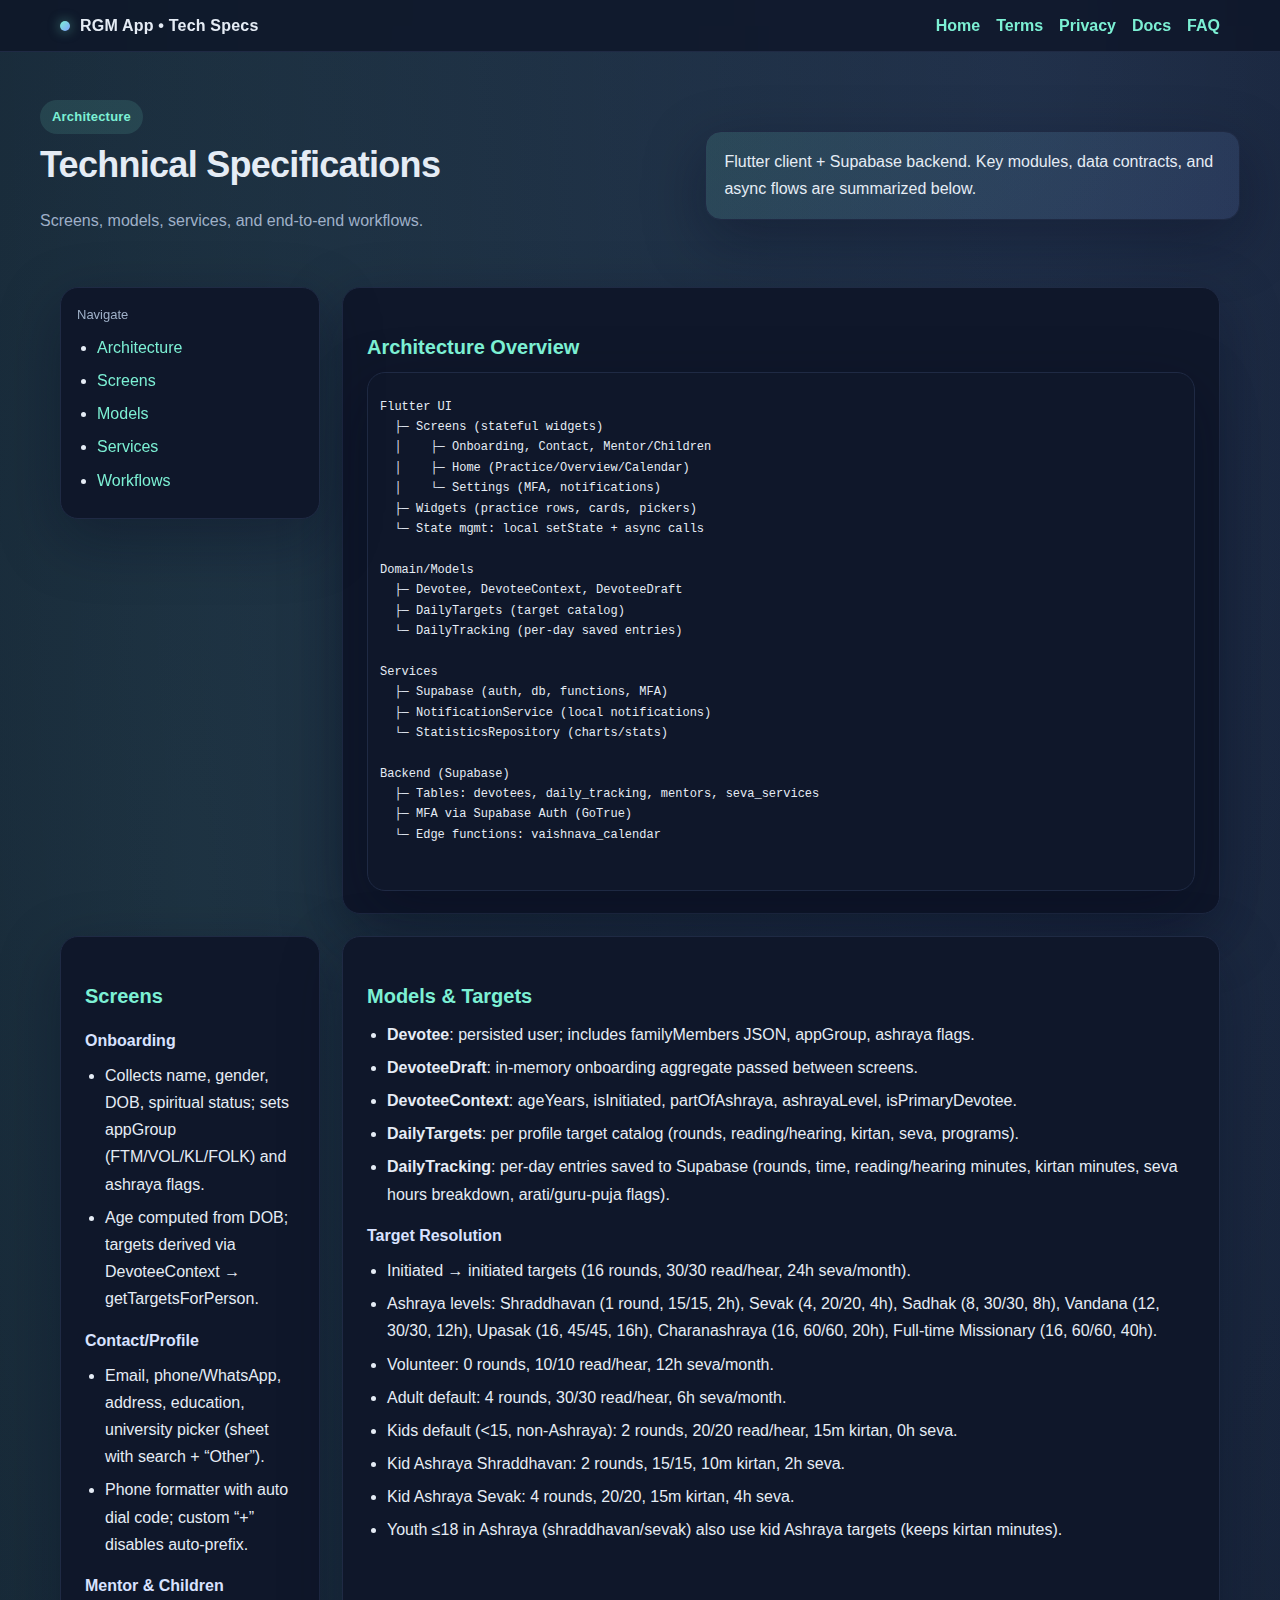
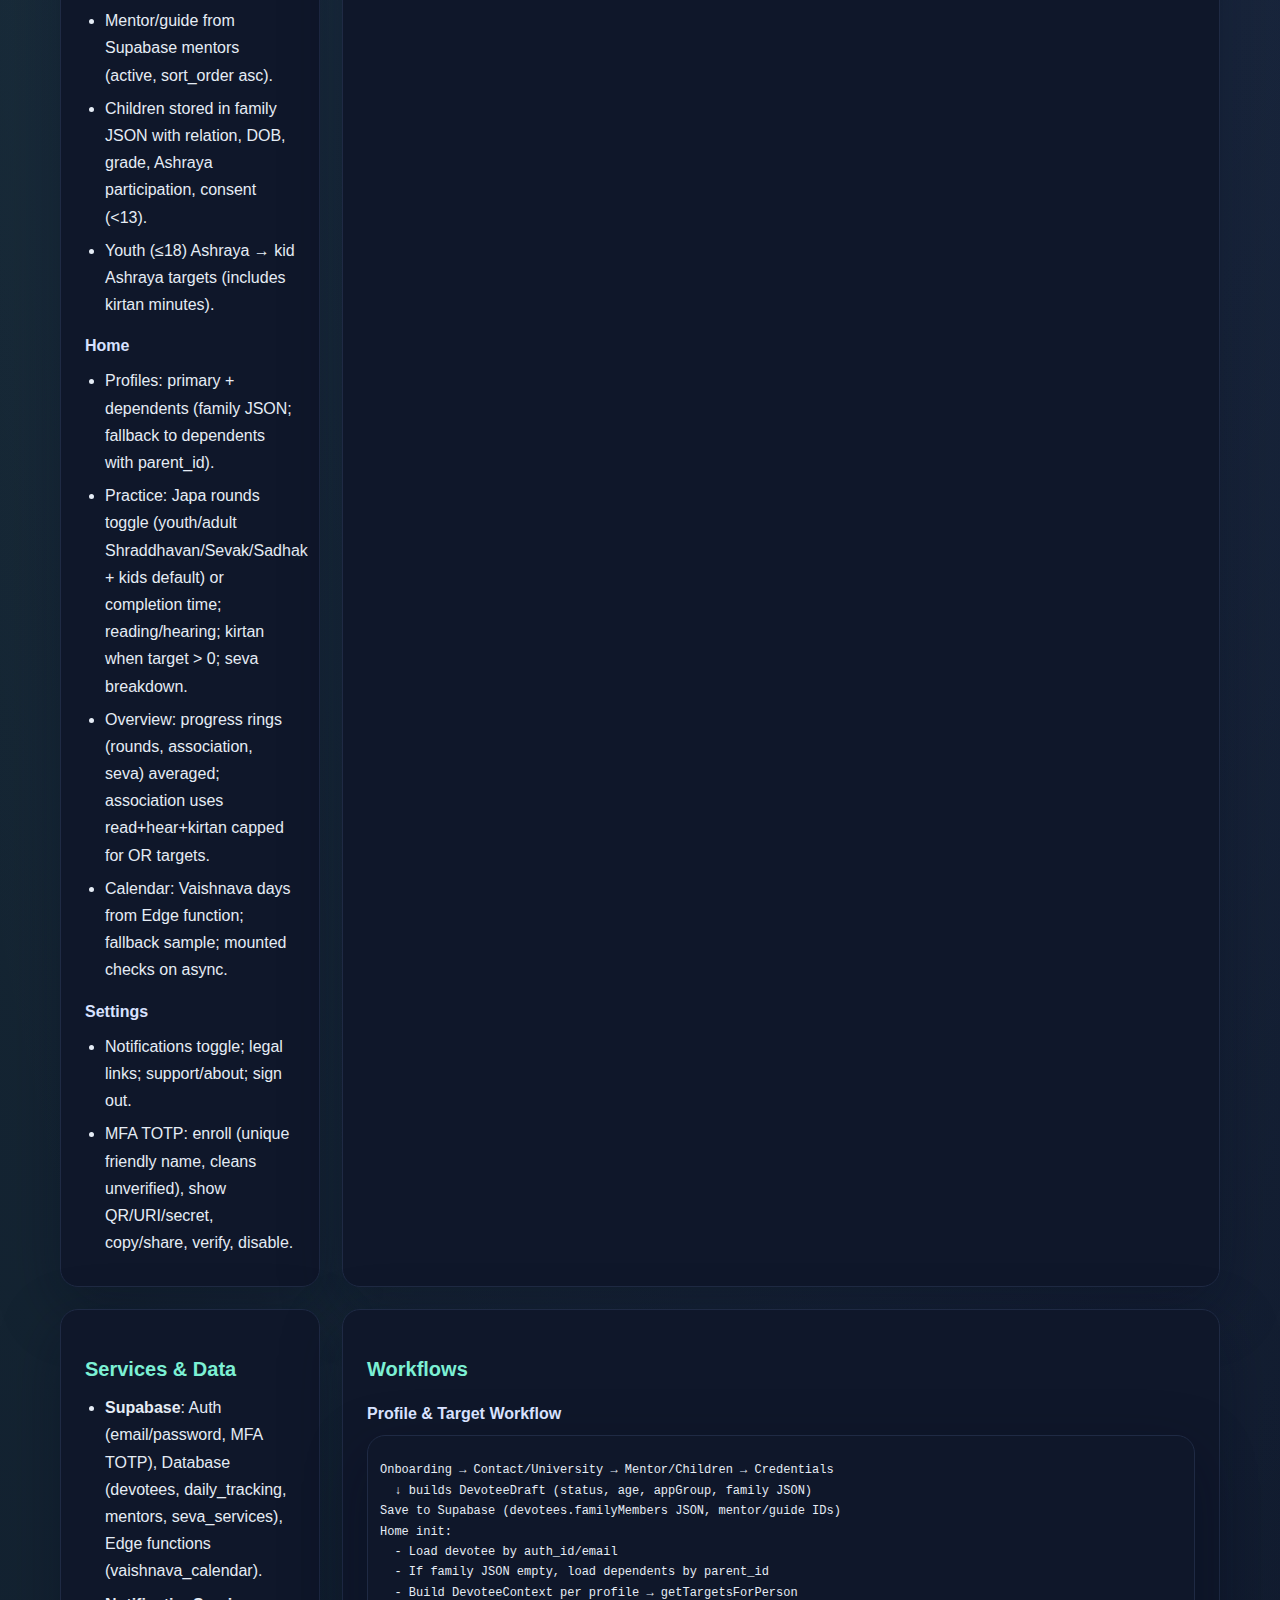
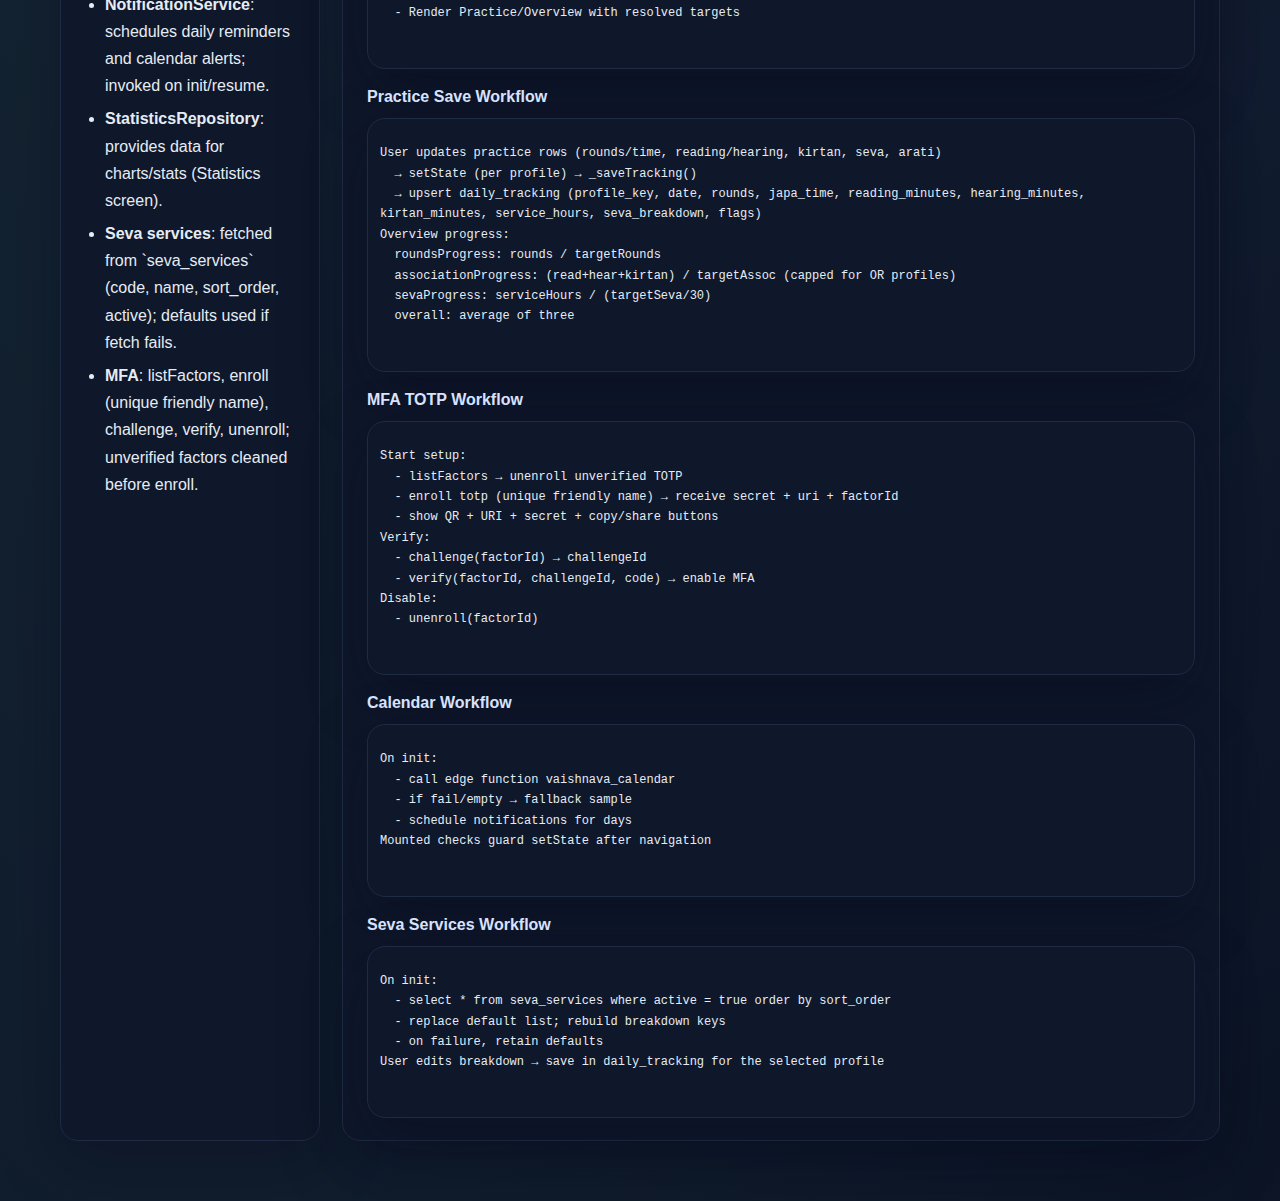
<file: gitTerms/tech_specs.html>
<!doctype html>
<html lang="en">
<head>
  <meta charset="UTF-8" />
  <meta name="viewport" content="width=device-width, initial-scale=1.0" />
  <title>RGM App Tech Specs</title>
  <link rel="stylesheet" href="styles.css" />
</head>
<body>
  <nav>
    <div class="nav-inner">
      <div class="brand">
        <span class="dot"></span>
        <span>RGM App • Tech Specs</span>
      </div>
      <div class="links">
        <a href="index.html">Home</a>
        <a href="terms.html">Terms</a>
        <a href="privacy.html">Privacy</a>
        <a href="app_docs.html">Docs</a>
        <a href="faq.html">FAQ</a>
      </div>
    </div>
  </nav>

  <header>
    <div class="hero">
      <div>
        <span class="pill">Architecture</span>
        <h1>Technical Specifications</h1>
        <p class="muted">Screens, models, services, and end-to-end workflows.</p>
      </div>
      <div class="callout">
        Flutter client + Supabase backend. Key modules, data contracts, and async flows are summarized below.
      </div>
    </div>
  </header>

  <main>
    <aside class="toc">
      <div class="surface">
        <div class="muted-small">Navigate</div>
        <ul>
          <li><a href="#arch">Architecture</a></li>
          <li><a href="#screens">Screens</a></li>
          <li><a href="#models">Models</a></li>
          <li><a href="#services">Services</a></li>
          <li><a href="#workflows">Workflows</a></li>
        </ul>
      </div>
    </aside>

    <article class="surface doc" id="arch">
      <h2>Architecture Overview</h2>
      <div class="surface" style="margin-top:8px;padding:12px;">
        <pre style="white-space:pre-wrap;font-family:monospace;font-size:12px;">
Flutter UI
  ├─ Screens (stateful widgets)
  │    ├─ Onboarding, Contact, Mentor/Children
  │    ├─ Home (Practice/Overview/Calendar)
  │    └─ Settings (MFA, notifications)
  ├─ Widgets (practice rows, cards, pickers)
  └─ State mgmt: local setState + async calls

Domain/Models
  ├─ Devotee, DevoteeContext, DevoteeDraft
  ├─ DailyTargets (target catalog)
  └─ DailyTracking (per-day saved entries)

Services
  ├─ Supabase (auth, db, functions, MFA)
  ├─ NotificationService (local notifications)
  └─ StatisticsRepository (charts/stats)

Backend (Supabase)
  ├─ Tables: devotees, daily_tracking, mentors, seva_services
  ├─ MFA via Supabase Auth (GoTrue)
  └─ Edge functions: vaishnava_calendar
        </pre>
      </div>
    </article>

    <article class="surface doc" id="screens">
      <h2>Screens</h2>
      <h3>Onboarding</h3>
      <ul>
        <li>Collects name, gender, DOB, spiritual status; sets appGroup (FTM/VOL/KL/FOLK) and ashraya flags.</li>
        <li>Age computed from DOB; targets derived via DevoteeContext → getTargetsForPerson.</li>
      </ul>
      <h3>Contact/Profile</h3>
      <ul>
        <li>Email, phone/WhatsApp, address, education, university picker (sheet with search + “Other”).</li>
        <li>Phone formatter with auto dial code; custom “+” disables auto-prefix.</li>
      </ul>
      <h3>Mentor & Children</h3>
      <ul>
        <li>Mentor/guide from Supabase mentors (active, sort_order asc).</li>
        <li>Children stored in family JSON with relation, DOB, grade, Ashraya participation, consent (<13).</li>
        <li>Youth (≤18) Ashraya → kid Ashraya targets (includes kirtan minutes).</li>
      </ul>
      <h3>Home</h3>
      <ul>
        <li>Profiles: primary + dependents (family JSON; fallback to dependents with parent_id).</li>
        <li>Practice: Japa rounds toggle (youth/adult Shraddhavan/Sevak/Sadhak + kids default) or completion time; reading/hearing; kirtan when target > 0; seva breakdown.</li>
        <li>Overview: progress rings (rounds, association, seva) averaged; association uses read+hear+kirtan capped for OR targets.</li>
        <li>Calendar: Vaishnava days from Edge function; fallback sample; mounted checks on async.</li>
      </ul>
      <h3>Settings</h3>
      <ul>
        <li>Notifications toggle; legal links; support/about; sign out.</li>
        <li>MFA TOTP: enroll (unique friendly name, cleans unverified), show QR/URI/secret, copy/share, verify, disable.</li>
      </ul>
    </article>

    <article class="surface doc" id="models">
      <h2>Models & Targets</h2>
      <ul>
        <li><strong>Devotee</strong>: persisted user; includes familyMembers JSON, appGroup, ashraya flags.</li>
        <li><strong>DevoteeDraft</strong>: in-memory onboarding aggregate passed between screens.</li>
        <li><strong>DevoteeContext</strong>: ageYears, isInitiated, partOfAshraya, ashrayaLevel, isPrimaryDevotee.</li>
        <li><strong>DailyTargets</strong>: per profile target catalog (rounds, reading/hearing, kirtan, seva, programs).</li>
        <li><strong>DailyTracking</strong>: per-day entries saved to Supabase (rounds, time, reading/hearing minutes, kirtan minutes, seva hours breakdown, arati/guru-puja flags).</li>
      </ul>
      <h3>Target Resolution</h3>
      <ul>
        <li>Initiated → initiated targets (16 rounds, 30/30 read/hear, 24h seva/month).</li>
        <li>Ashraya levels: Shraddhavan (1 round, 15/15, 2h), Sevak (4, 20/20, 4h), Sadhak (8, 30/30, 8h), Vandana (12, 30/30, 12h), Upasak (16, 45/45, 16h), Charanashraya (16, 60/60, 20h), Full-time Missionary (16, 60/60, 40h).</li>
        <li>Volunteer: 0 rounds, 10/10 read/hear, 12h seva/month.</li>
        <li>Adult default: 4 rounds, 30/30 read/hear, 6h seva/month.</li>
        <li>Kids default (&lt;15, non-Ashraya): 2 rounds, 20/20 read/hear, 15m kirtan, 0h seva.</li>
        <li>Kid Ashraya Shraddhavan: 2 rounds, 15/15, 10m kirtan, 2h seva.</li>
        <li>Kid Ashraya Sevak: 4 rounds, 20/20, 15m kirtan, 4h seva.</li>
        <li>Youth ≤18 in Ashraya (shraddhavan/sevak) also use kid Ashraya targets (keeps kirtan minutes).</li>
      </ul>
    </article>

    <article class="surface doc" id="services">
      <h2>Services & Data</h2>
      <ul>
        <li><strong>Supabase</strong>: Auth (email/password, MFA TOTP), Database (devotees, daily_tracking, mentors, seva_services), Edge functions (vaishnava_calendar).</li>
        <li><strong>NotificationService</strong>: schedules daily reminders and calendar alerts; invoked on init/resume.</li>
        <li><strong>StatisticsRepository</strong>: provides data for charts/stats (Statistics screen).</li>
        <li><strong>Seva services</strong>: fetched from `seva_services` (code, name, sort_order, active); defaults used if fetch fails.</li>
        <li><strong>MFA</strong>: listFactors, enroll (unique friendly name), challenge, verify, unenroll; unverified factors cleaned before enroll.</li>
      </ul>
    </article>

    <article class="surface doc" id="workflows">
      <h2>Workflows</h2>
      <h3>Profile & Target Workflow</h3>
      <div class="surface" style="margin-top:8px;padding:12px;">
        <pre style="white-space:pre-wrap;font-family:monospace;font-size:12px;">
Onboarding → Contact/University → Mentor/Children → Credentials
  ↓ builds DevoteeDraft (status, age, appGroup, family JSON)
Save to Supabase (devotees.familyMembers JSON, mentor/guide IDs)
Home init:
  - Load devotee by auth_id/email
  - If family JSON empty, load dependents by parent_id
  - Build DevoteeContext per profile → getTargetsForPerson
  - Render Practice/Overview with resolved targets
        </pre>
      </div>
      <h3>Practice Save Workflow</h3>
      <div class="surface" style="margin-top:8px;padding:12px;">
        <pre style="white-space:pre-wrap;font-family:monospace;font-size:12px;">
User updates practice rows (rounds/time, reading/hearing, kirtan, seva, arati)
  → setState (per profile) → _saveTracking()
  → upsert daily_tracking (profile_key, date, rounds, japa_time, reading_minutes, hearing_minutes, kirtan_minutes, service_hours, seva_breakdown, flags)
Overview progress:
  roundsProgress: rounds / targetRounds
  associationProgress: (read+hear+kirtan) / targetAssoc (capped for OR profiles)
  sevaProgress: serviceHours / (targetSeva/30)
  overall: average of three
        </pre>
      </div>
      <h3>MFA TOTP Workflow</h3>
      <div class="surface" style="margin-top:8px;padding:12px;">
        <pre style="white-space:pre-wrap;font-family:monospace;font-size:12px;">
Start setup:
  - listFactors → unenroll unverified TOTP
  - enroll totp (unique friendly name) → receive secret + uri + factorId
  - show QR + URI + secret + copy/share buttons
Verify:
  - challenge(factorId) → challengeId
  - verify(factorId, challengeId, code) → enable MFA
Disable:
  - unenroll(factorId)
        </pre>
      </div>
      <h3>Calendar Workflow</h3>
      <div class="surface" style="margin-top:8px;padding:12px;">
        <pre style="white-space:pre-wrap;font-family:monospace;font-size:12px;">
On init:
  - call edge function vaishnava_calendar
  - if fail/empty → fallback sample
  - schedule notifications for days
Mounted checks guard setState after navigation
        </pre>
      </div>
      <h3>Seva Services Workflow</h3>
      <div class="surface" style="margin-top:8px;padding:12px;">
        <pre style="white-space:pre-wrap;font-family:monospace;font-size:12px;">
On init:
  - select * from seva_services where active = true order by sort_order
  - replace default list; rebuild breakdown keys
  - on failure, retain defaults
User edits breakdown → save in daily_tracking for the selected profile
        </pre>
      </div>
    </article>
  </main>
</body>
</html>
</file>
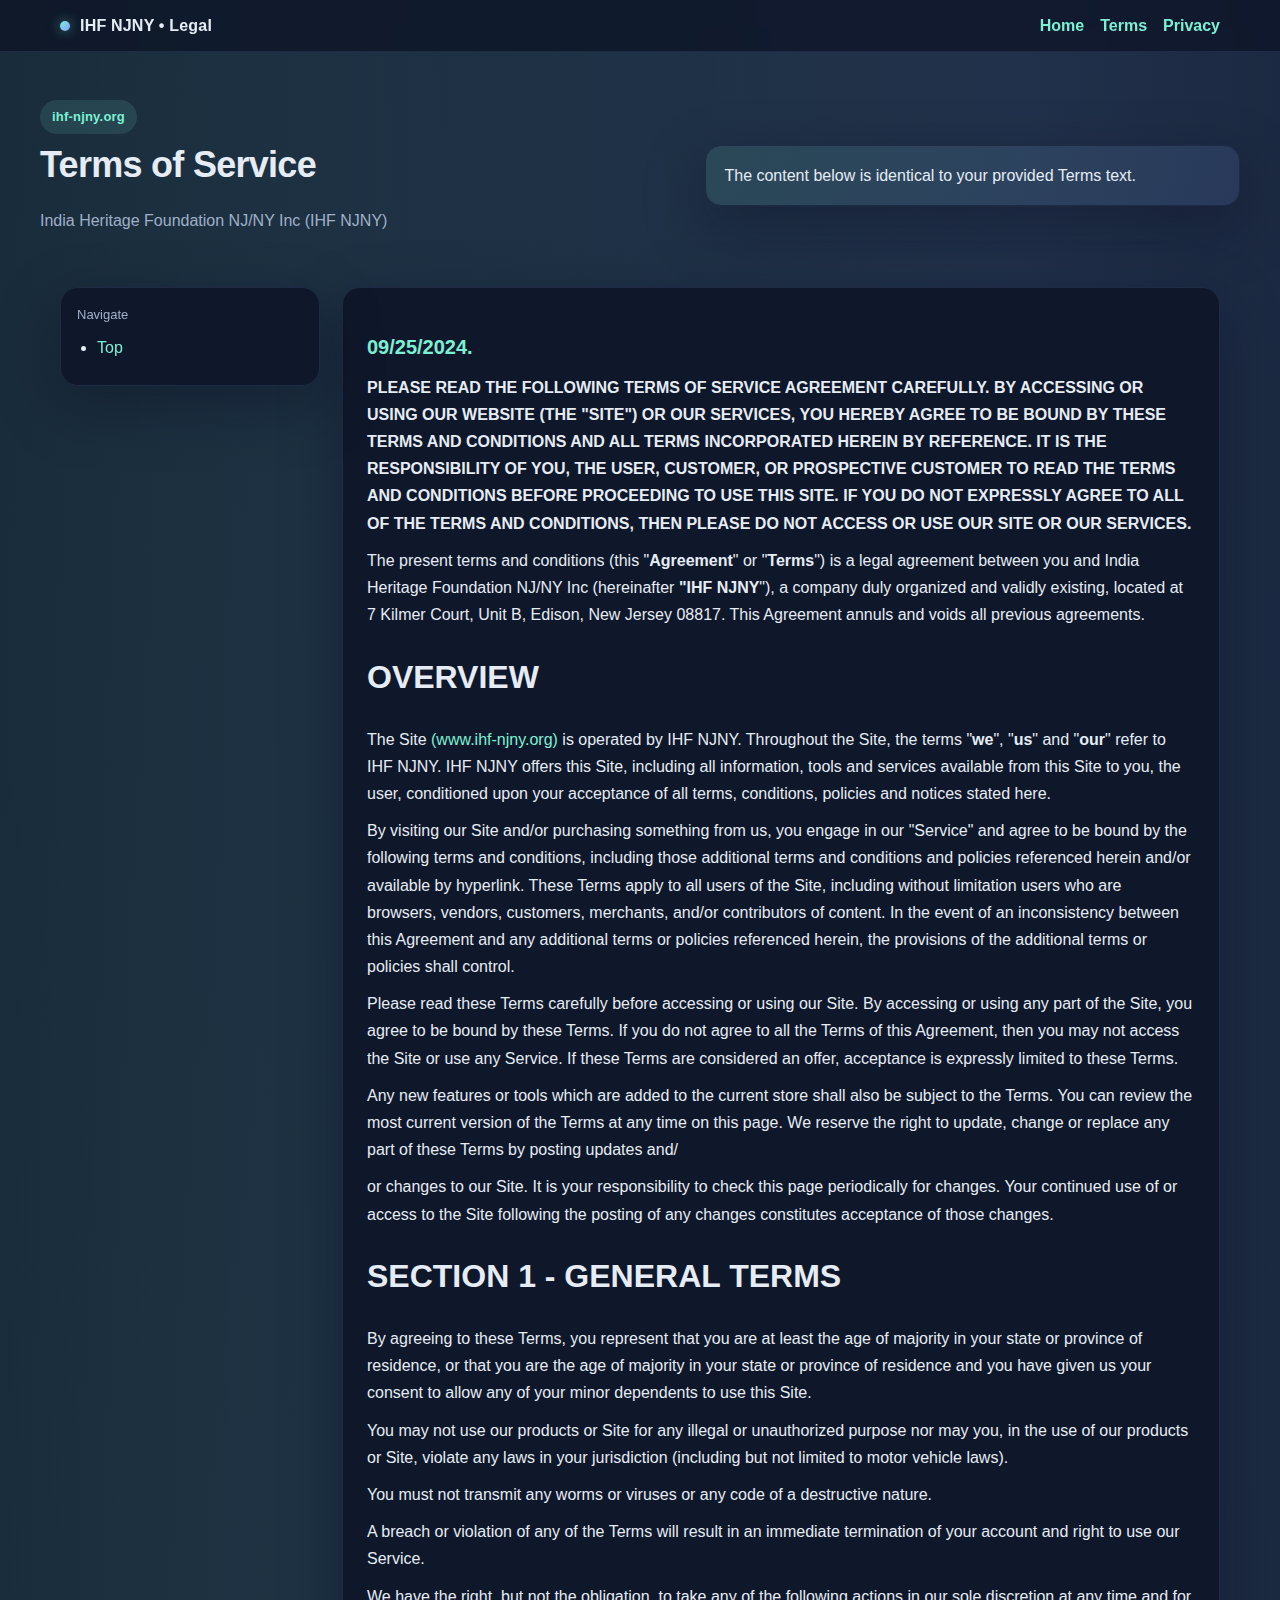
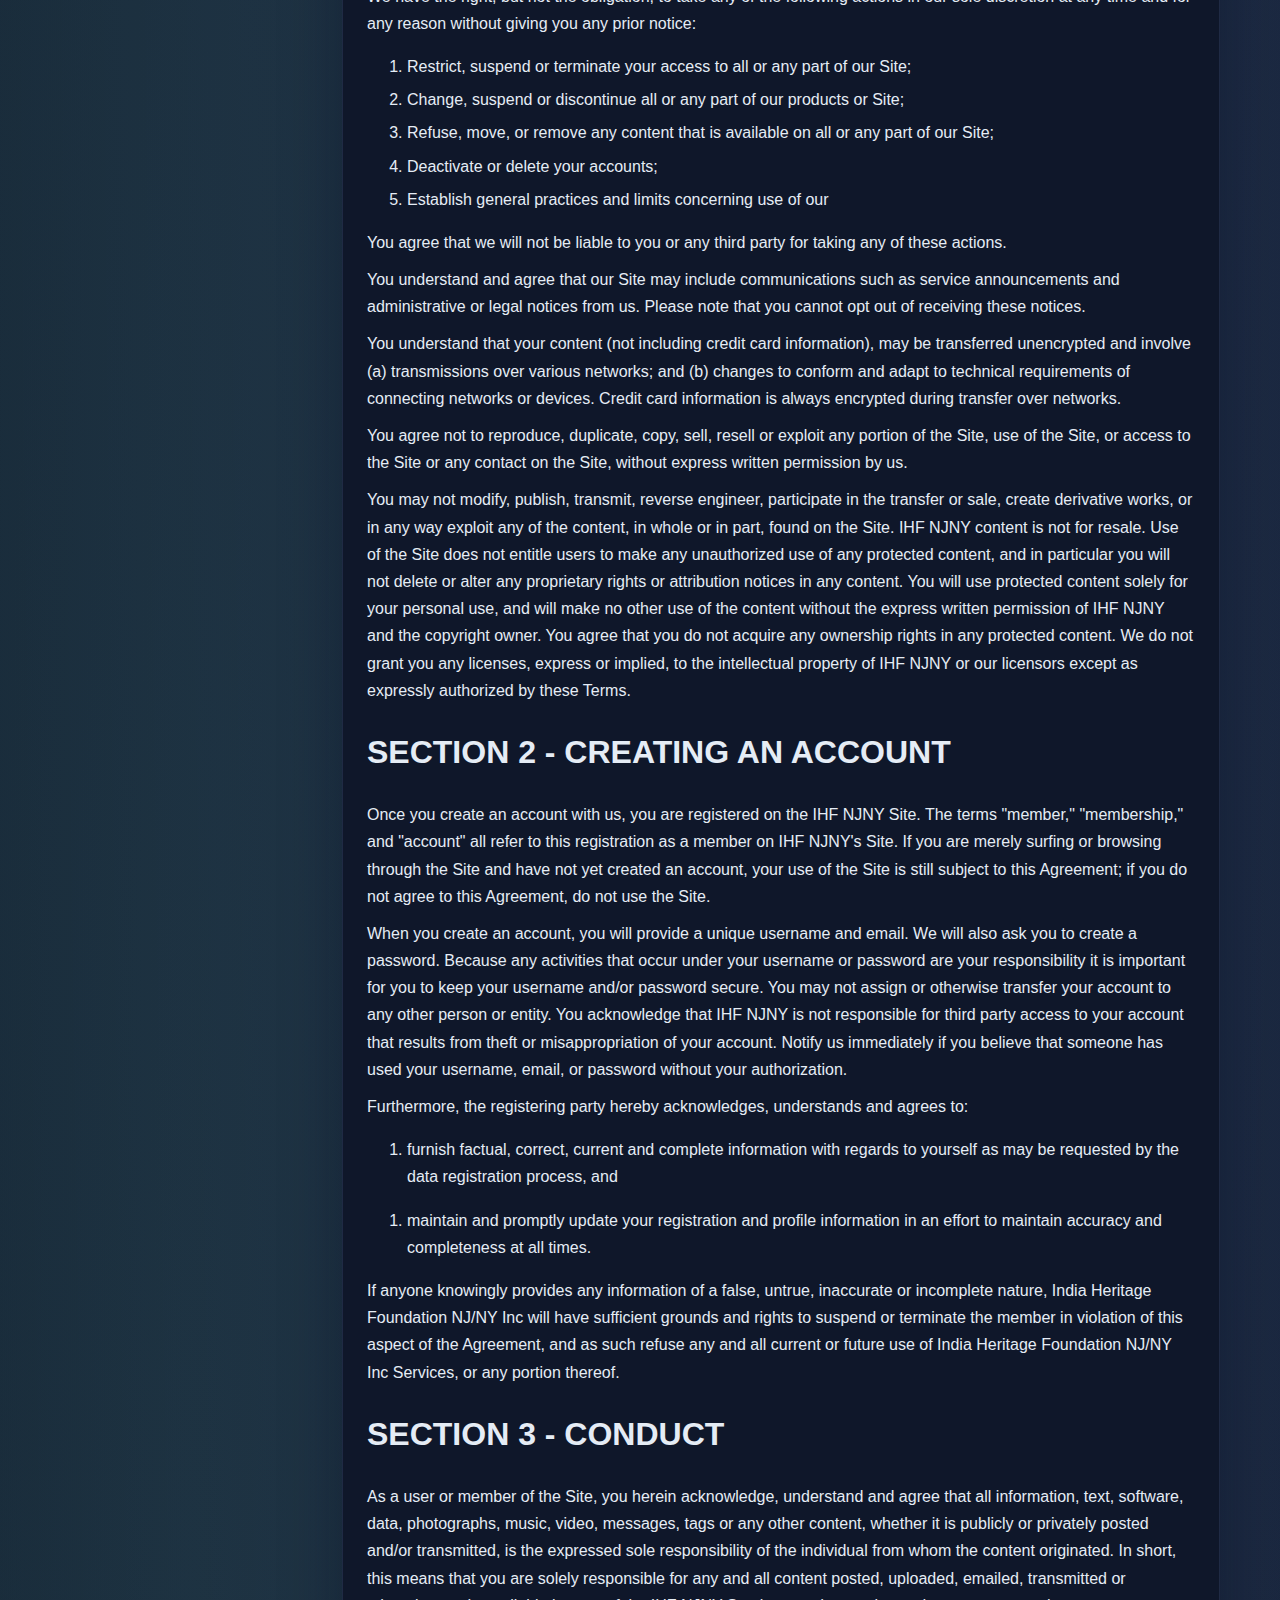
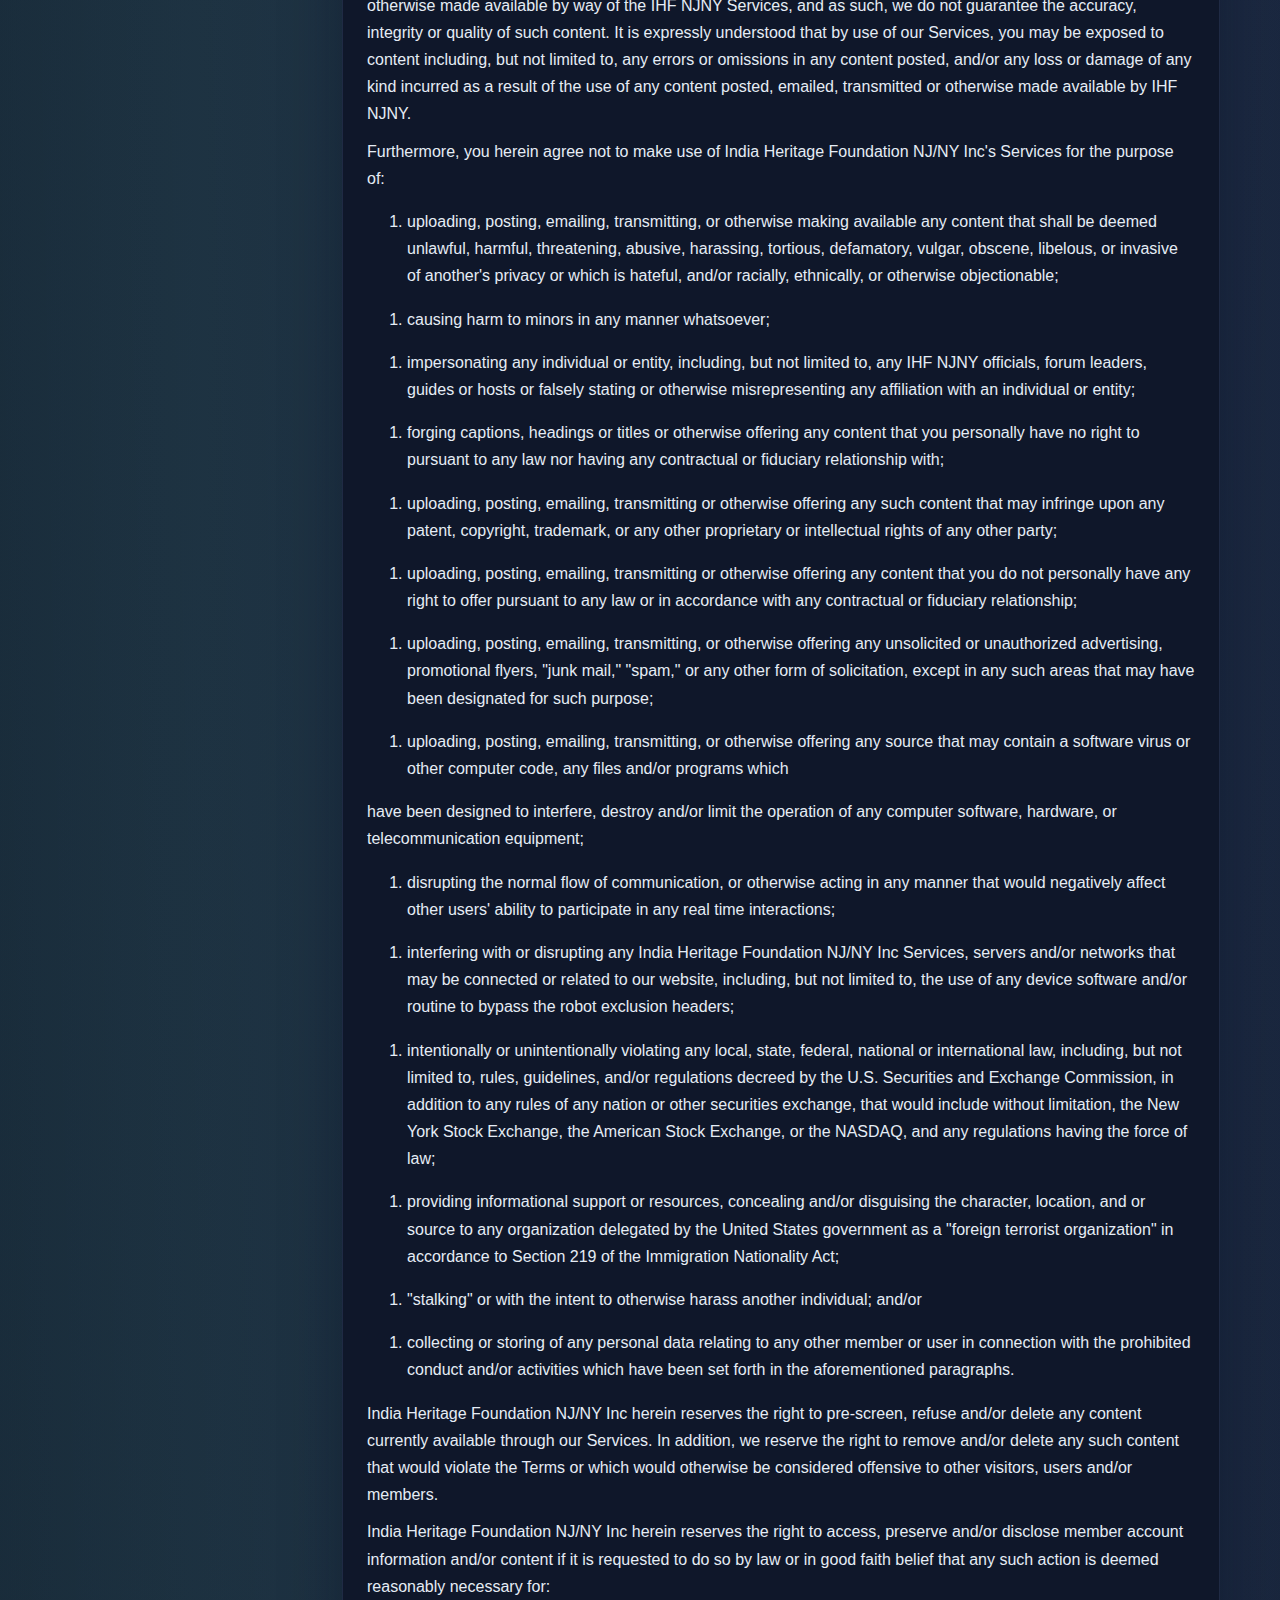
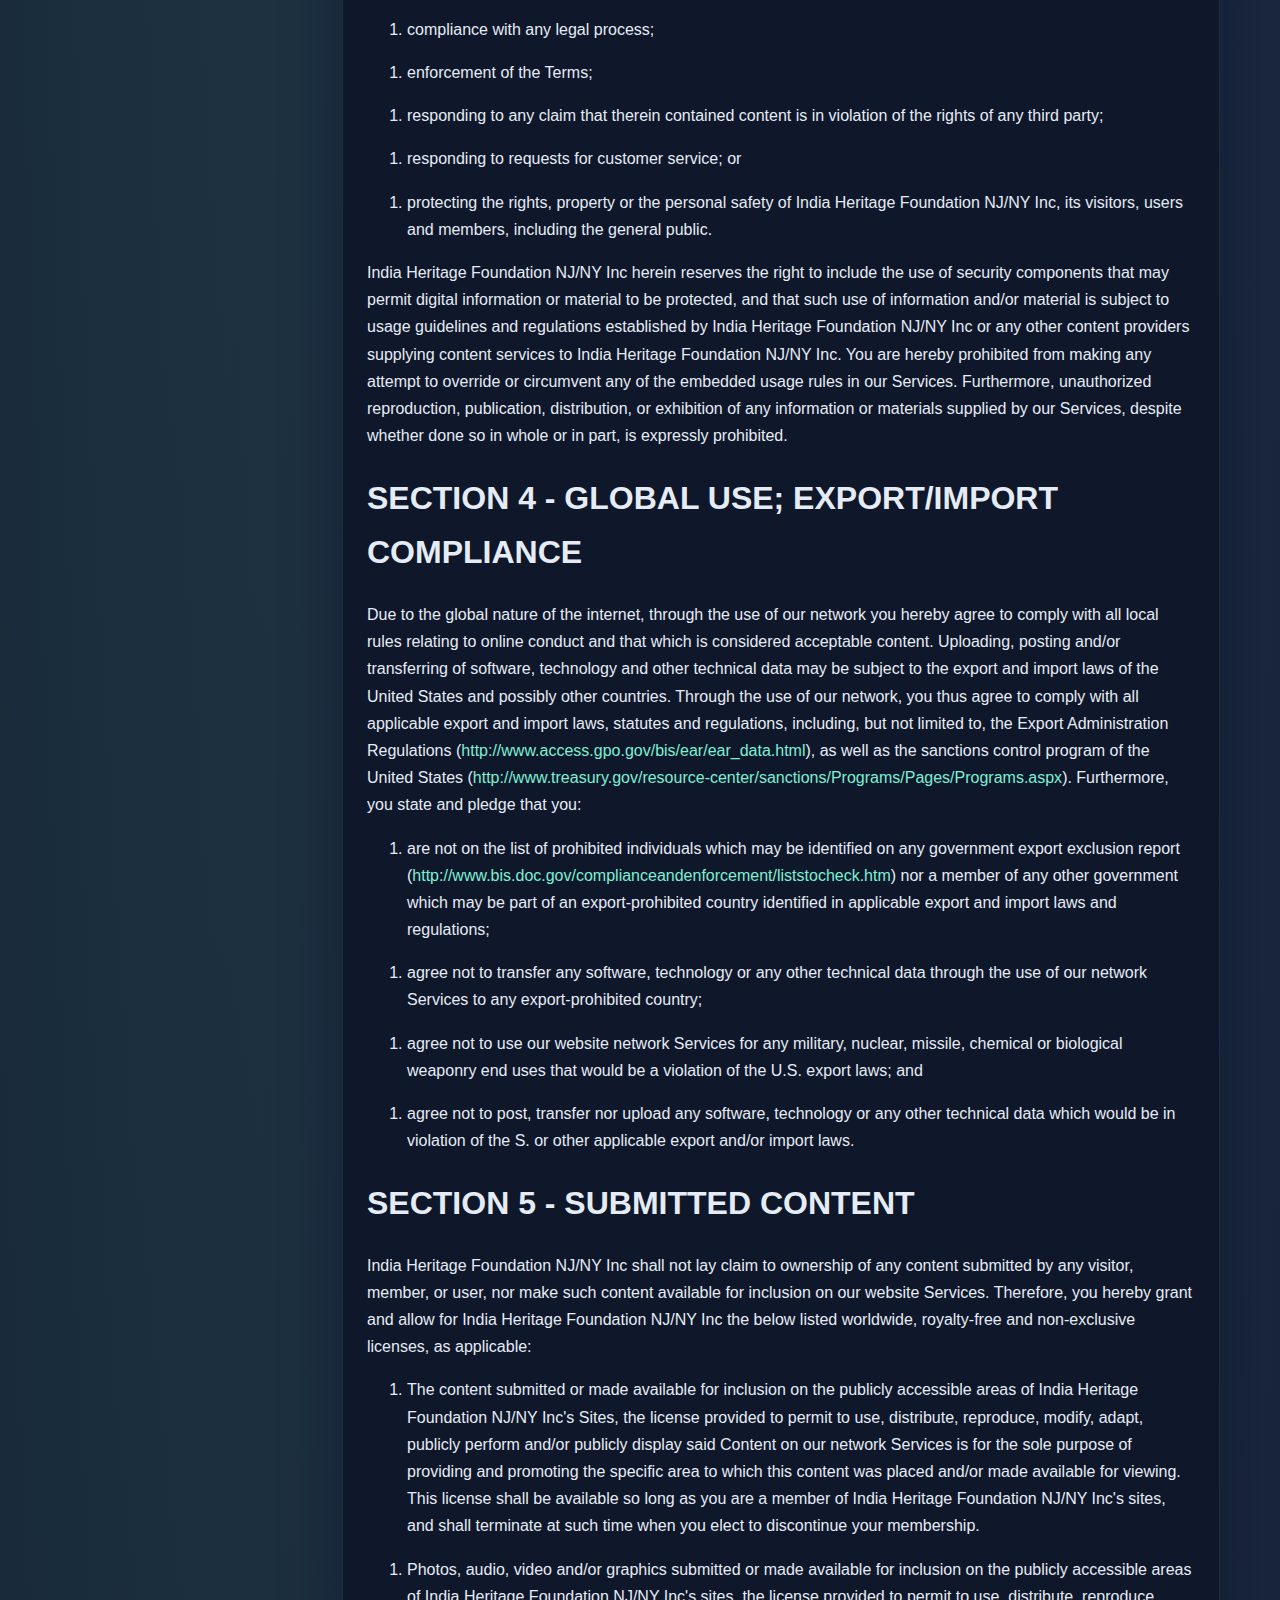
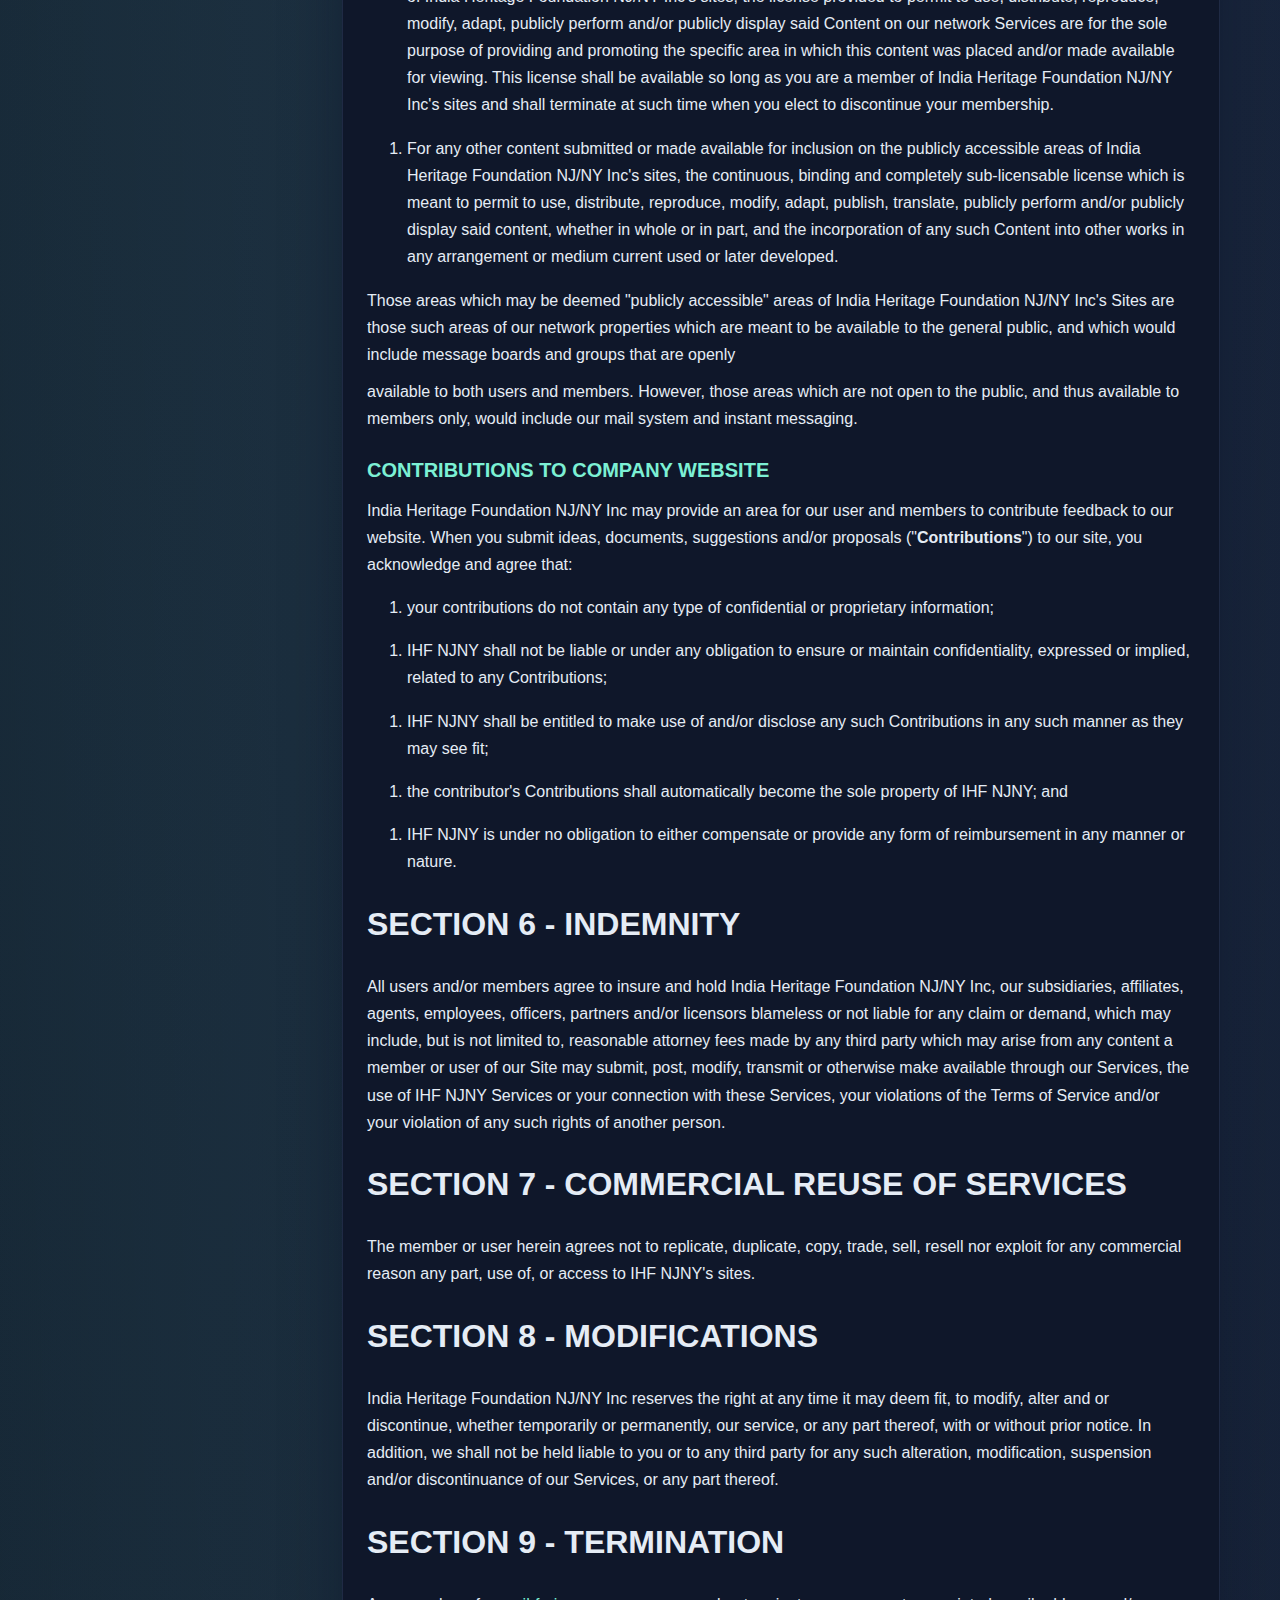
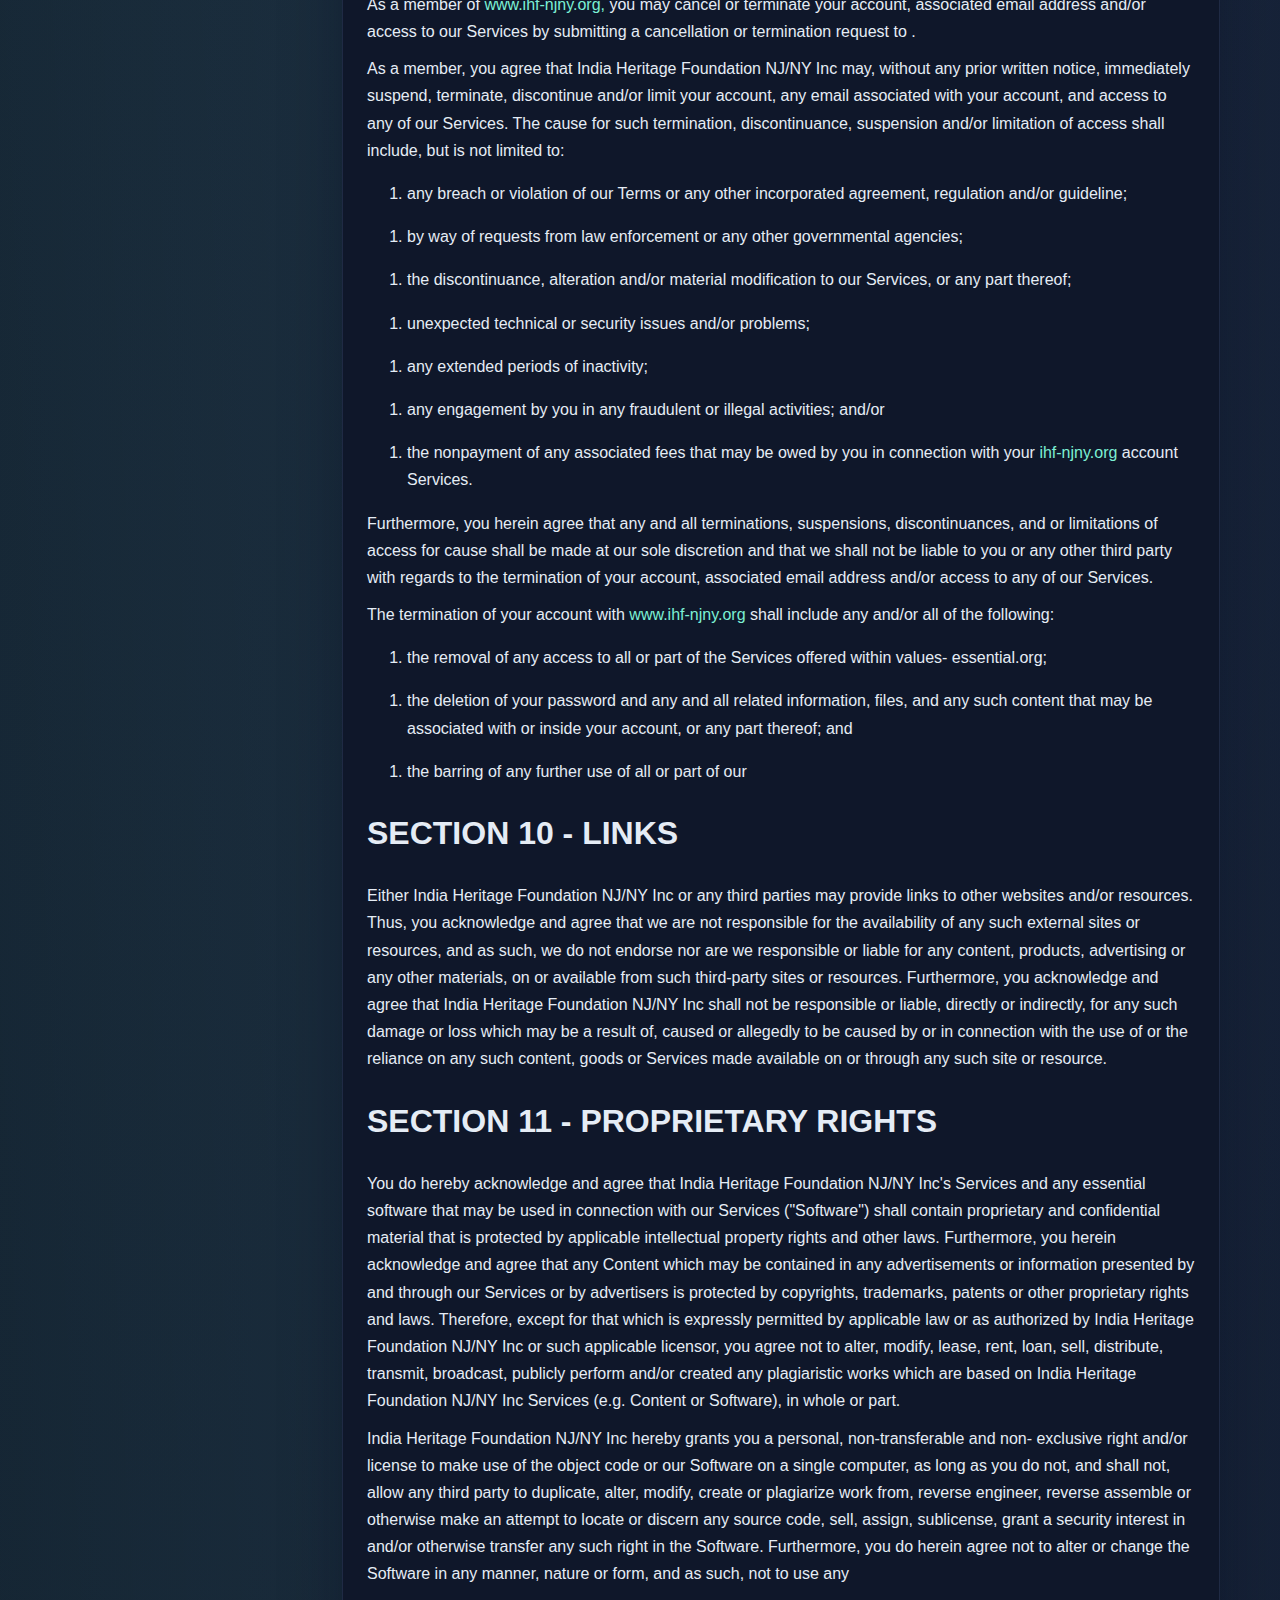
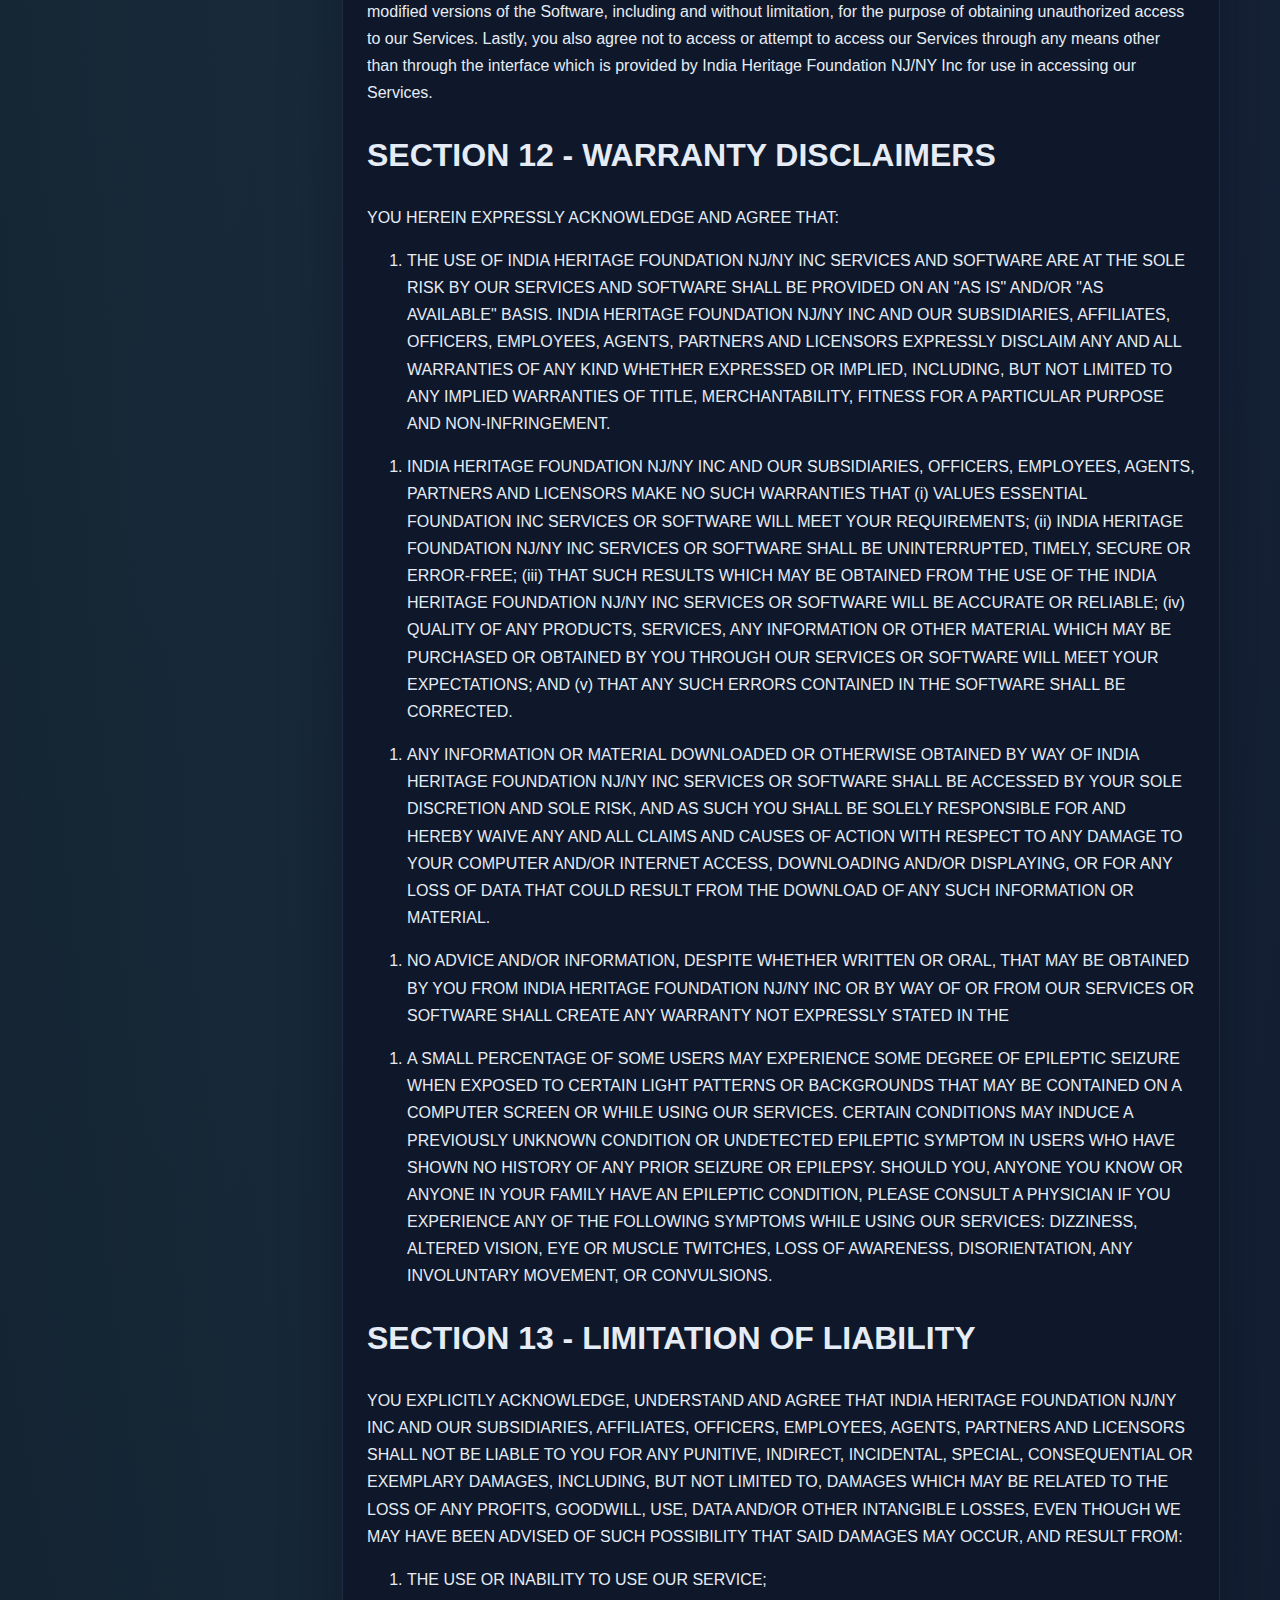
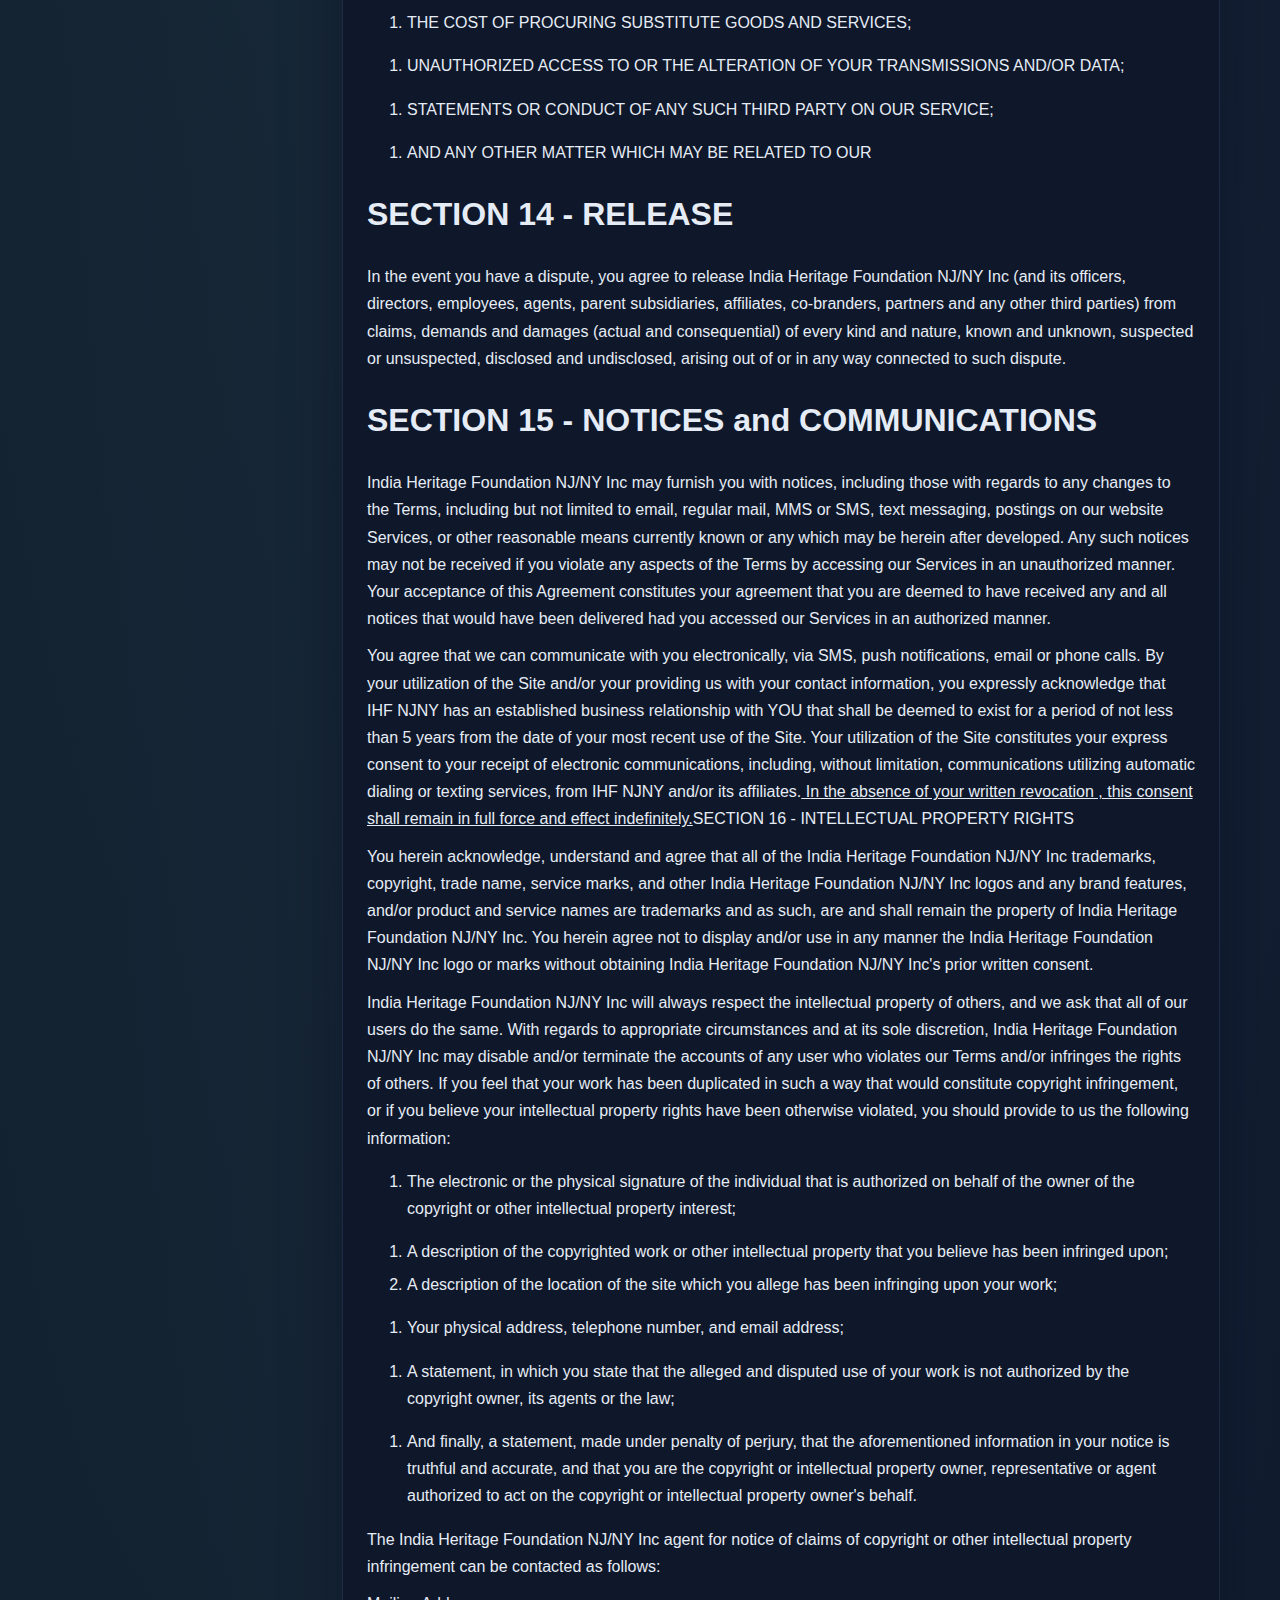
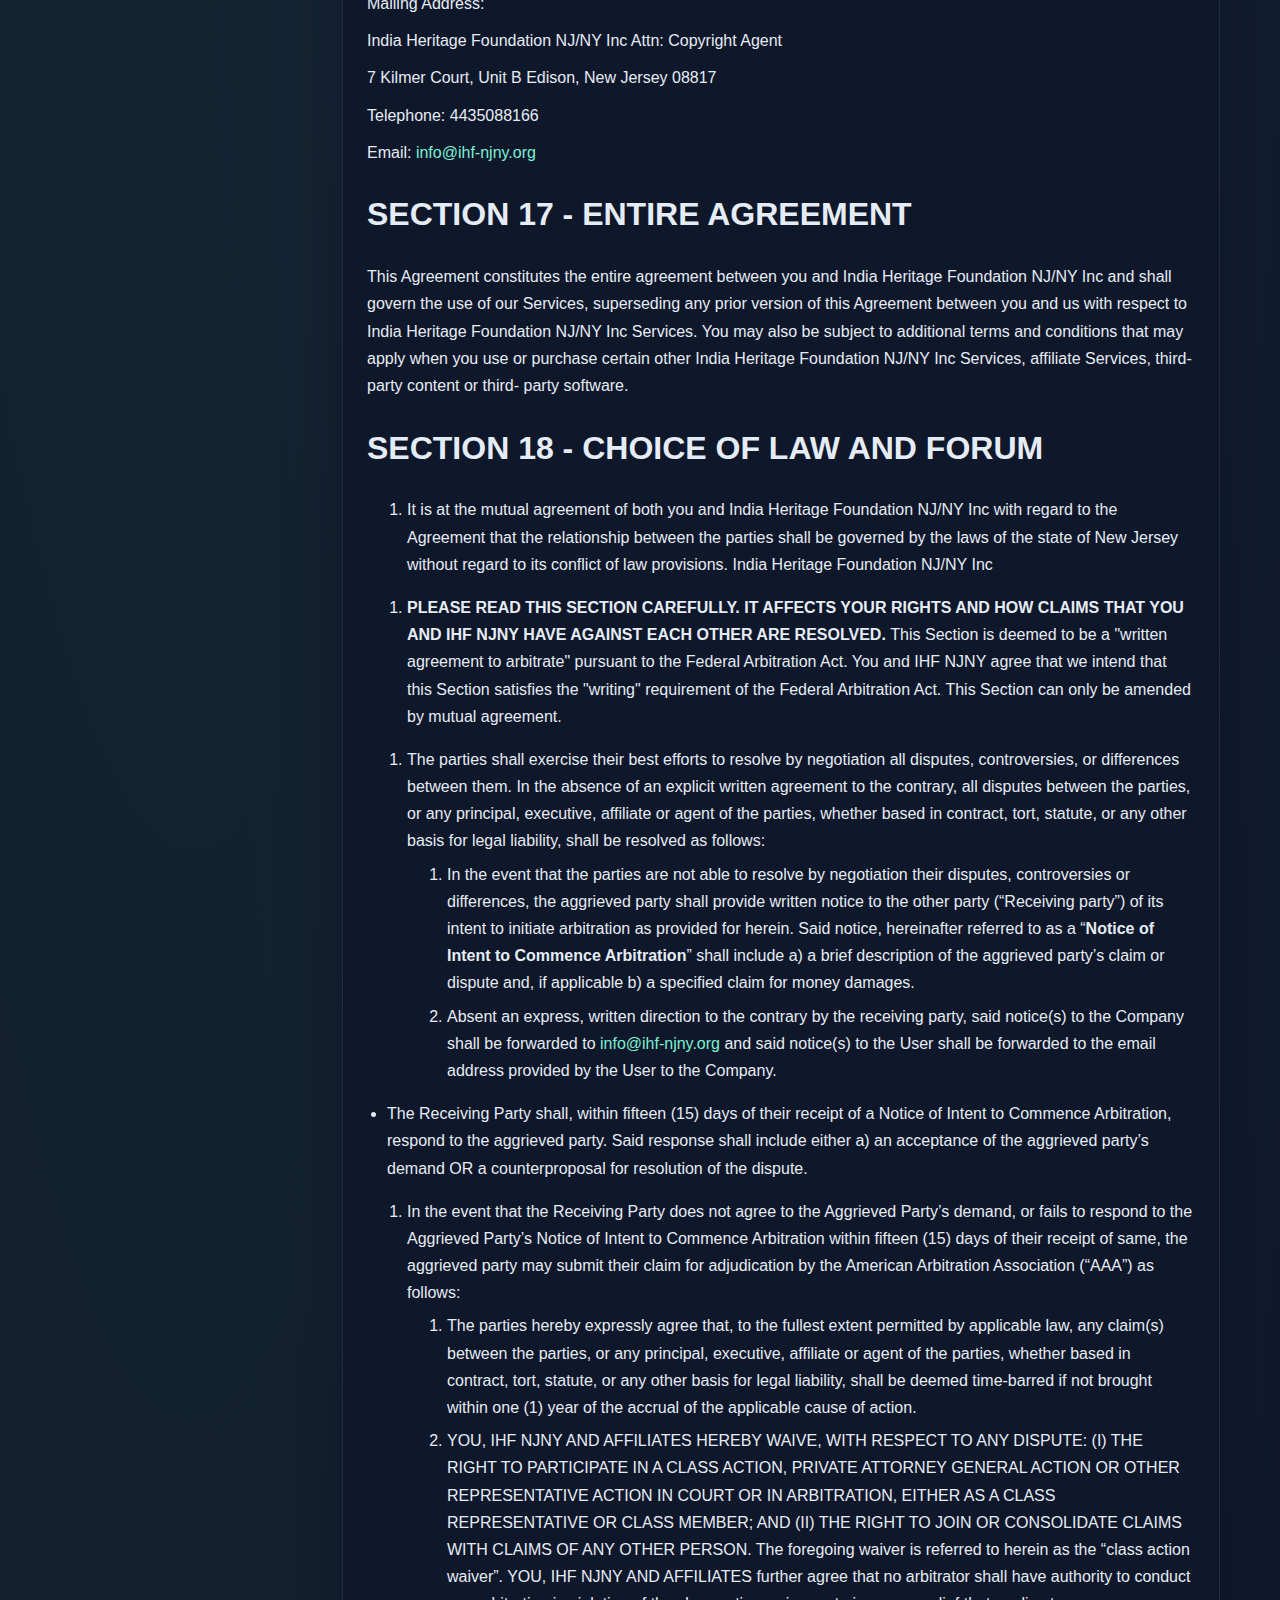
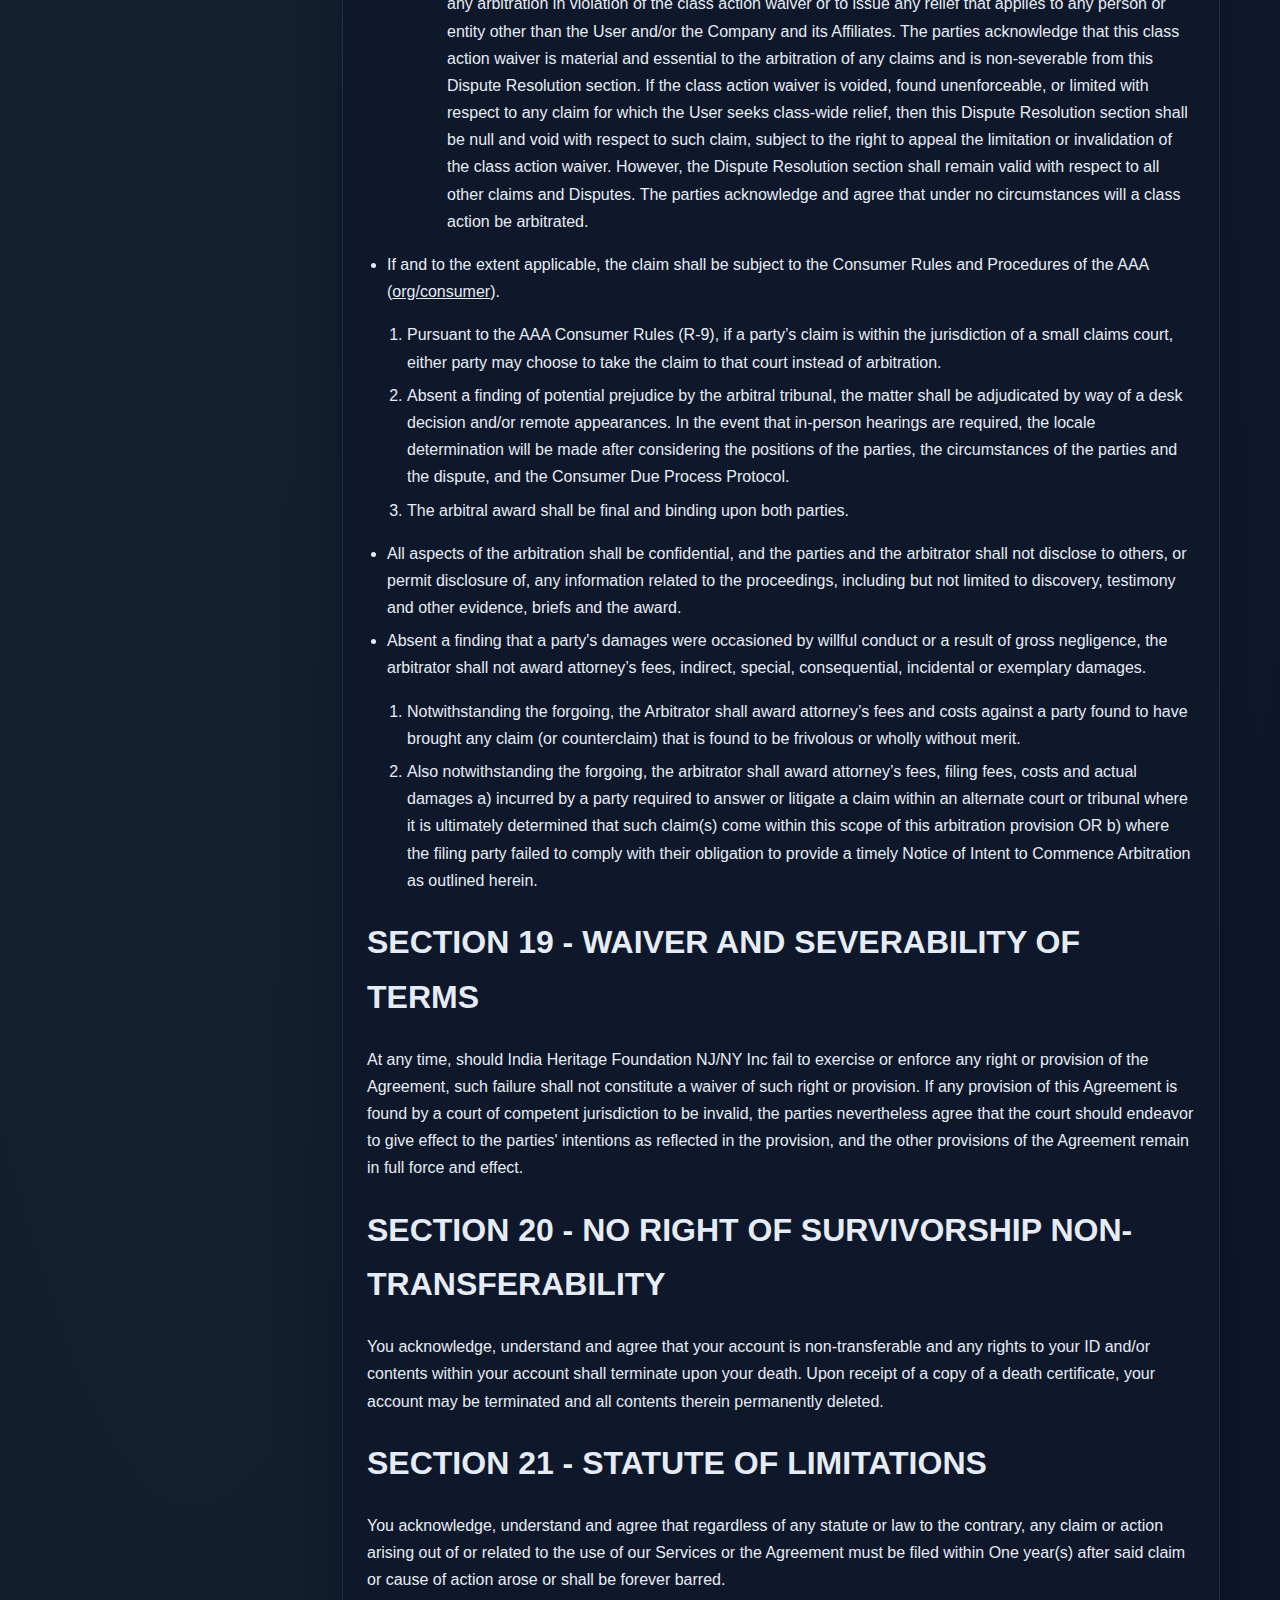
<file: gitTerms/terms.html>
<!doctype html>
<html lang="en">
<head>
  <meta charset="UTF-8" />
  <meta name="viewport" content="width=device-width, initial-scale=1.0" />
  <title>IHF NJNY Terms of Service</title>
  <link rel="stylesheet" href="styles.css" />
</head>
<body>
  <nav>
    <div class="nav-inner">
      <div class="brand">
        <span class="dot"></span>
        <span>IHF NJNY • Legal</span>
      </div>
      <div class="links">
        <a href="index.html">Home</a>
        <a href="terms.html">Terms</a>
        <a href="privacy.html">Privacy</a>
      </div>
    </div>
  </nav>

  <header>
    <div class="hero">
      <div>
        <span class="pill">ihf-njny.org</span>
        <h1>Terms of Service</h1>
        <p class="muted">India Heritage Foundation NJ/NY Inc (IHF NJNY)</p>
      </div>
      <div class="callout">
        The content below is identical to your provided Terms text.
      </div>
    </div>
  </header>

  <main>
    <aside class="toc">
      <div class="surface">
        <div class="muted-small">Navigate</div>
        <ul>
          <li><a href="#terms-top">Top</a></li>
        </ul>
      </div>
    </aside>
    <article class="surface doc" id="terms-top">
<h2>09/25/2024.</h2>
<p><strong>PLEASE READ THE FOLLOWING TERMS OF SERVICE AGREEMENT CAREFULLY. BY ACCESSING OR USING OUR WEBSITE (THE "SITE") OR OUR SERVICES, YOU HEREBY AGREE TO BE BOUND BY THESE TERMS AND CONDITIONS AND ALL TERMS INCORPORATED HEREIN BY REFERENCE. IT IS THE RESPONSIBILITY OF YOU, THE USER, CUSTOMER, OR PROSPECTIVE CUSTOMER TO READ THE TERMS AND CONDITIONS BEFORE PROCEEDING TO USE THIS SITE. IF YOU DO NOT EXPRESSLY AGREE TO ALL OF THE TERMS AND CONDITIONS, THEN PLEASE DO NOT ACCESS OR USE OUR SITE OR OUR SERVICES.</strong></p>
<p>The present terms and conditions (this "<strong>Agreement</strong>" or "<strong>Terms</strong>") is a legal agreement between you and India Heritage Foundation NJ/NY Inc (hereinafter <strong>"IHF NJNY</strong>"), a company duly organized and validly existing, located at 7 Kilmer Court, Unit B, Edison, New Jersey 08817. This Agreement annuls and voids all previous agreements.</p>
<h1>OVERVIEW</h1>
<p>The Site <a href="http://www.values-essential.org/">(www.ihf-njny.org)</a> is operated by IHF NJNY. Throughout the Site, the terms "<strong>we</strong>", "<strong>us</strong>" and "<strong>our</strong>" refer to IHF NJNY. IHF NJNY offers this Site, including all information, tools and services available from this Site to you, the user, conditioned upon your acceptance of all terms, conditions, policies and notices stated here.</p>
<p>By visiting our Site and/or purchasing something from us, you engage in our "Service" and agree to be bound by the following terms and conditions, including those additional terms and conditions and policies referenced herein and/or available by hyperlink. These Terms apply to all users of the Site, including without limitation users who are browsers, vendors, customers, merchants, and/or contributors of content. In the event of an inconsistency between this Agreement and any additional terms or policies referenced herein, the provisions of the additional terms or policies shall control.</p>
<p>Please read these Terms carefully before accessing or using our Site. By accessing or using any part of the Site, you agree to be bound by these Terms. If you do not agree to all the Terms of this Agreement, then you may not access the Site or use any Service. If these Terms are considered an offer, acceptance is expressly limited to these Terms.</p>
<p>Any new features or tools which are added to the current store shall also be subject to the Terms. You can review the most current version of the Terms at any time on this page. We reserve the right to update, change or replace any part of these Terms by posting updates and/</p>
<p>or changes to our Site. It is your responsibility to check this page periodically for changes. Your continued use of or access to the Site following the posting of any changes constitutes acceptance of those changes.</p>
<h1>SECTION 1 - GENERAL TERMS</h1>
<p>By agreeing to these Terms, you represent that you are at least the age of majority in your state or province of residence, or that you are the age of majority in your state or province of residence and you have given us your consent to allow any of your minor dependents to use this Site.</p>
<p>You may not use our products or Site for any illegal or unauthorized purpose nor may you, in the use of our products or Site, violate any laws in your jurisdiction (including but not limited to motor vehicle laws).</p>
<p>You must not transmit any worms or viruses or any code of a destructive nature.</p>
<p>A breach or violation of any of the Terms will result in an immediate termination of your account and right to use our Service.</p>
<p>We have the right, but not the obligation, to take any of the following actions in our sole discretion at any time and for any reason without giving you any prior notice:</p>
<ol>
<li>Restrict, suspend or terminate your access to all or any part of our Site;</li>
<li>Change, suspend or discontinue all or any part of our products or Site;</li>
<li>Refuse, move, or remove any content that is available on all or any part of our Site;</li>
<li>Deactivate or delete your accounts;</li>
<li>Establish general practices and limits concerning use of our</li>
</ol>
<p>You agree that we will not be liable to you or any third party for taking any of these actions.</p>
<p>You understand and agree that our Site may include communications such as service announcements and administrative or legal notices from us. Please note that you cannot opt out of receiving these notices.</p>
<p>You understand that your content (not including credit card information), may be transferred unencrypted and involve (a) transmissions over various networks; and (b) changes to conform and adapt to technical requirements of connecting networks or devices. Credit card information is always encrypted during transfer over networks.</p>
<p>You agree not to reproduce, duplicate, copy, sell, resell or exploit any portion of the Site, use of the Site, or access to the Site or any contact on the Site, without express written permission by us.</p>
<p>You may not modify, publish, transmit, reverse engineer, participate in the transfer or sale, create derivative works, or in any way exploit any of the content, in whole or in part, found on the Site. IHF NJNY content is not for resale. Use of the Site does not entitle users to make any unauthorized use of any protected content, and in particular you will not delete or alter any proprietary rights or attribution notices in any content. You will use protected content solely for your personal use, and will make no other use of the content without the express written permission of IHF NJNY and the copyright owner. You agree that you do not acquire any ownership rights in any protected content. We do not grant you any licenses, express or implied, to the intellectual property of IHF NJNY or our licensors except as expressly authorized by these Terms.</p>
<h1>SECTION 2 - CREATING AN ACCOUNT</h1>
<p>Once you create an account with us, you are registered on the IHF NJNY Site. The terms "member," "membership," and "account" all refer to this registration as a member on IHF NJNY's Site. If you are merely surfing or browsing through the Site and have not yet created an account, your use of the Site is still subject to this Agreement; if you do not agree to this Agreement, do not use the Site.</p>
<p>When you create an account, you will provide a unique username and email. We will also ask you to create a password. Because any activities that occur under your username or password are your responsibility it is important for you to keep your username and/or password secure. You may not assign or otherwise transfer your account to any other person or entity. You acknowledge that IHF NJNY is not responsible for third party access to your account that results from theft or misappropriation of your account. Notify us immediately if you believe that someone has used your username, email, or password without your authorization.</p>
<p>Furthermore, the registering party hereby acknowledges, understands and agrees to:</p>
<ol>
<li>furnish factual, correct, current and complete information with regards to yourself as may be requested by the data registration process, and</li>
</ol>
<ol>
<li>maintain and promptly update your registration and profile information in an effort to maintain accuracy and completeness at all times.</li>
</ol>
<p>If anyone knowingly provides any information of a false, untrue, inaccurate or incomplete nature, India Heritage Foundation NJ/NY Inc will have sufficient grounds and rights to suspend or terminate the member in violation of this aspect of the Agreement, and as such refuse any and all current or future use of India Heritage Foundation NJ/NY Inc Services, or any portion thereof.</p>
<h1>SECTION 3 - CONDUCT</h1>
<p>As a user or member of the Site, you herein acknowledge, understand and agree that all information, text, software, data, photographs, music, video, messages, tags or any other content, whether it is publicly or privately posted and/or transmitted, is the expressed sole responsibility of the individual from whom the content originated. In short, this means that you are solely responsible for any and all content posted, uploaded, emailed, transmitted or otherwise made available by way of the IHF NJNY Services, and as such, we do not guarantee the accuracy, integrity or quality of such content. It is expressly understood that by use of our Services, you may be exposed to content including, but not limited to, any errors or omissions in any content posted, and/or any loss or damage of any kind incurred as a result of the use of any content posted, emailed, transmitted or otherwise made available by IHF NJNY.</p>
<p>Furthermore, you herein agree not to make use of India Heritage Foundation NJ/NY Inc's Services for the purpose of:</p>
<ol>
<li>uploading, posting, emailing, transmitting, or otherwise making available any content that shall be deemed unlawful, harmful, threatening, abusive, harassing, tortious, defamatory, vulgar, obscene, libelous, or invasive of another's privacy or which is hateful, and/or racially, ethnically, or otherwise objectionable;</li>
</ol>
<ol>
<li>causing harm to minors in any manner whatsoever;</li>
</ol>
<ol>
<li>impersonating any individual or entity, including, but not limited to, any IHF NJNY officials, forum leaders, guides or hosts or falsely stating or otherwise misrepresenting any affiliation with an individual or entity;</li>
</ol>
<ol>
<li>forging captions, headings or titles or otherwise offering any content that you personally have no right to pursuant to any law nor having any contractual or fiduciary relationship with;</li>
</ol>
<ol>
<li>uploading, posting, emailing, transmitting or otherwise offering any such content that may infringe upon any patent, copyright, trademark, or any other proprietary or intellectual rights of any other party;</li>
</ol>
<ol>
<li>uploading, posting, emailing, transmitting or otherwise offering any content that you do not personally have any right to offer pursuant to any law or in accordance with any contractual or fiduciary relationship;</li>
</ol>
<ol>
<li>uploading, posting, emailing, transmitting, or otherwise offering any unsolicited or unauthorized advertising, promotional flyers, "junk mail," "spam," or any other form of solicitation, except in any such areas that may have been designated for such purpose;</li>
</ol>
<ol>
<li>uploading, posting, emailing, transmitting, or otherwise offering any source that may contain a software virus or other computer code, any files and/or programs which</li>
</ol>
<p>have been designed to interfere, destroy and/or limit the operation of any computer software, hardware, or telecommunication equipment;</p>
<ol>
<li>disrupting the normal flow of communication, or otherwise acting in any manner that would negatively affect other users' ability to participate in any real time interactions;</li>
</ol>
<ol>
<li>interfering with or disrupting any India Heritage Foundation NJ/NY Inc Services, servers and/or networks that may be connected or related to our website, including, but not limited to, the use of any device software and/or routine to bypass the robot exclusion headers;</li>
</ol>
<ol>
<li>intentionally or unintentionally violating any local, state, federal, national or international law, including, but not limited to, rules, guidelines, and/or regulations decreed by the U.S. Securities and Exchange Commission, in addition to any rules of any nation or other securities exchange, that would include without limitation, the New York Stock Exchange, the American Stock Exchange, or the NASDAQ, and any regulations having the force of law;</li>
</ol>
<ol>
<li>providing informational support or resources, concealing and/or disguising the character, location, and or source to any organization delegated by the United States government as a "foreign terrorist organization" in accordance to Section 219 of the Immigration Nationality Act;</li>
</ol>
<ol>
<li>"stalking" or with the intent to otherwise harass another individual; and/or</li>
</ol>
<ol>
<li>collecting or storing of any personal data relating to any other member or user in connection with the prohibited conduct and/or activities which have been set forth in the aforementioned paragraphs.</li>
</ol>
<p>India Heritage Foundation NJ/NY Inc herein reserves the right to pre-screen, refuse and/or delete any content currently available through our Services. In addition, we reserve the right to remove and/or delete any such content that would violate the Terms or which would otherwise be considered offensive to other visitors, users and/or members.</p>
<p>India Heritage Foundation NJ/NY Inc herein reserves the right to access, preserve and/or disclose member account information and/or content if it is requested to do so by law or in good faith belief that any such action is deemed reasonably necessary for:</p>
<ol>
<li>compliance with any legal process;</li>
</ol>
<ol>
<li>enforcement of the Terms;</li>
</ol>
<ol>
<li>responding to any claim that therein contained content is in violation of the rights of any third party;</li>
</ol>
<ol>
<li>responding to requests for customer service; or</li>
</ol>
<ol>
<li>protecting the rights, property or the personal safety of India Heritage Foundation NJ/NY Inc, its visitors, users and members, including the general public.</li>
</ol>
<p>India Heritage Foundation NJ/NY Inc herein reserves the right to include the use of security components that may permit digital information or material to be protected, and that such use of information and/or material is subject to usage guidelines and regulations established by India Heritage Foundation NJ/NY Inc or any other content providers supplying content services to India Heritage Foundation NJ/NY Inc. You are hereby prohibited from making any attempt to override or circumvent any of the embedded usage rules in our Services. Furthermore, unauthorized reproduction, publication, distribution, or exhibition of any information or materials supplied by our Services, despite whether done so in whole or in part, is expressly prohibited.</p>
<h1>SECTION 4 - GLOBAL USE; EXPORT/IMPORT COMPLIANCE</h1>
<p>Due to the global nature of the internet, through the use of our network you hereby agree to comply with all local rules relating to online conduct and that which is considered acceptable content. Uploading, posting and/or transferring of software, technology and other technical data may be subject to the export and import laws of the United States and possibly other countries. Through the use of our network, you thus agree to comply with all applicable export and import laws, statutes and regulations, including, but not limited to, the Export Administration Regulations (<a href="http://www.access.gpo.gov/bis/ear/ear_data.html">http://www.access.gpo.gov/bis/ear/ear_data.html</a>), as well as the sanctions control program of the United States (<a href="http://www.treasury.gov/resource-center/sanctions/Programs/Pages/Programs.aspx">http://www.treasury.gov/resource-center/</a><a href="http://www.treasury.gov/resource-center/sanctions/Programs/Pages/Programs.aspx">sanctions/Programs/Pages/Programs.aspx</a>). Furthermore, you state and pledge that you:</p>
<ol>
<li>are not on the list of prohibited individuals which may be identified on any government export exclusion report (<a href="http://www.bis.doc.gov/complianceandenforcement/liststocheck.htm">http://www.bis.doc.gov/</a><a href="http://www.bis.doc.gov/complianceandenforcement/liststocheck.htm">complianceandenforcement/liststocheck.htm</a>) nor a member of any other government which may be part of an export-prohibited country identified in applicable export and import laws and regulations;</li>
</ol>
<ol>
<li>agree not to transfer any software, technology or any other technical data through the use of our network Services to any export-prohibited country;</li>
</ol>
<ol>
<li>agree not to use our website network Services for any military, nuclear, missile, chemical or biological weaponry end uses that would be a violation of the U.S. export laws; and</li>
</ol>
<ol>
<li>agree not to post, transfer nor upload any software, technology or any other technical data which would be in violation of the S. or other applicable export and/or import laws.</li>
</ol>
<h1>SECTION 5 - SUBMITTED CONTENT</h1>
<p>India Heritage Foundation NJ/NY Inc shall not lay claim to ownership of any content submitted by any visitor, member, or user, nor make such content available for inclusion on our website Services. Therefore, you hereby grant and allow for India Heritage Foundation NJ/NY Inc the below listed worldwide, royalty-free and non-exclusive licenses, as applicable:</p>
<ol>
<li>The content submitted or made available for inclusion on the publicly accessible areas of India Heritage Foundation NJ/NY Inc's Sites, the license provided to permit to use, distribute, reproduce, modify, adapt, publicly perform and/or publicly display said Content on our network Services is for the sole purpose of providing and promoting the specific area to which this content was placed and/or made available for viewing. This license shall be available so long as you are a member of India Heritage Foundation NJ/NY Inc's sites, and shall terminate at such time when you elect to discontinue your membership.</li>
</ol>
<ol>
<li>Photos, audio, video and/or graphics submitted or made available for inclusion on the publicly accessible areas of India Heritage Foundation NJ/NY Inc's sites, the license provided to permit to use, distribute, reproduce, modify, adapt, publicly perform and/or publicly display said Content on our network Services are for the sole purpose of providing and promoting the specific area in which this content was placed and/or made available for viewing. This license shall be available so long as you are a member of India Heritage Foundation NJ/NY Inc's sites and shall terminate at such time when you elect to discontinue your membership.</li>
</ol>
<ol>
<li>For any other content submitted or made available for inclusion on the publicly accessible areas of India Heritage Foundation NJ/NY Inc's sites, the continuous, binding and completely sub-licensable license which is meant to permit to use, distribute, reproduce, modify, adapt, publish, translate, publicly perform and/or publicly display said content, whether in whole or in part, and the incorporation of any such Content into other works in any arrangement or medium current used or later developed.</li>
</ol>
<p>Those areas which may be deemed "publicly accessible" areas of India Heritage Foundation NJ/NY Inc's Sites are those such areas of our network properties which are meant to be available to the general public, and which would include message boards and groups that are openly</p>
<p>available to both users and members. However, those areas which are not open to the public, and thus available to members only, would include our mail system and instant messaging.</p>
<h2>CONTRIBUTIONS TO COMPANY WEBSITE</h2>
<p>India Heritage Foundation NJ/NY Inc may provide an area for our user and members to contribute feedback to our website. When you submit ideas, documents, suggestions and/or proposals ("<strong>Contributions</strong>") to our site, you acknowledge and agree that:</p>
<ol>
<li>your contributions do not contain any type of confidential or proprietary information;</li>
</ol>
<ol>
<li>IHF NJNY shall not be liable or under any obligation to ensure or maintain confidentiality, expressed or implied, related to any Contributions;</li>
</ol>
<ol>
<li>IHF NJNY shall be entitled to make use of and/or disclose any such Contributions in any such manner as they may see fit;</li>
</ol>
<ol>
<li>the contributor's Contributions shall automatically become the sole property of IHF NJNY; and</li>
</ol>
<ol>
<li>IHF NJNY is under no obligation to either compensate or provide any form of reimbursement in any manner or nature.</li>
</ol>
<h1>SECTION 6 - INDEMNITY</h1>
<p>All users and/or members agree to insure and hold India Heritage Foundation NJ/NY Inc, our subsidiaries, affiliates, agents, employees, officers, partners and/or licensors blameless or not liable for any claim or demand, which may include, but is not limited to, reasonable attorney fees made by any third party which may arise from any content a member or user of our Site may submit, post, modify, transmit or otherwise make available through our Services, the use of IHF NJNY Services or your connection with these Services, your violations of the Terms of Service and/or your violation of any such rights of another person.</p>
<h1>SECTION 7 - COMMERCIAL REUSE OF SERVICES</h1>
<p>The member or user herein agrees not to replicate, duplicate, copy, trade, sell, resell nor exploit for any commercial reason any part, use of, or access to IHF NJNY's sites.</p>
<h1>SECTION 8 - MODIFICATIONS</h1>
<p>India Heritage Foundation NJ/NY Inc reserves the right at any time it may deem fit, to modify, alter and or discontinue, whether temporarily or permanently, our service, or any part thereof, with or without prior notice. In addition, we shall not be held liable to you or to any third party for any such alteration, modification, suspension and/or discontinuance of our Services, or any part thereof.</p>
<h1>SECTION 9 - TERMINATION</h1>
<p>As a member of <a href="http://www.values-essential.org/">www.ihf-njny.org,</a> you may cancel or terminate your account, associated email address and/or access to our Services by submitting a cancellation or termination request to .</p>
<p>As a member, you agree that India Heritage Foundation NJ/NY Inc may, without any prior written notice, immediately suspend, terminate, discontinue and/or limit your account, any email associated with your account, and access to any of our Services. The cause for such termination, discontinuance, suspension and/or limitation of access shall include, but is not limited to:</p>
<ol>
<li>any breach or violation of our Terms or any other incorporated agreement, regulation and/or guideline;</li>
</ol>
<ol>
<li>by way of requests from law enforcement or any other governmental agencies;</li>
</ol>
<ol>
<li>the discontinuance, alteration and/or material modification to our Services, or any part thereof;</li>
</ol>
<ol>
<li>unexpected technical or security issues and/or problems;</li>
</ol>
<ol>
<li>any extended periods of inactivity;</li>
</ol>
<ol>
<li>any engagement by you in any fraudulent or illegal activities; and/or</li>
</ol>
<ol>
<li>the nonpayment of any associated fees that may be owed by you in connection with your <a href="http://www.values-essential.org/">ihf-njny.org</a> account Services.</li>
</ol>
<p>Furthermore, you herein agree that any and all terminations, suspensions, discontinuances, and or limitations of access for cause shall be made at our sole discretion and that we shall not be liable to you or any other third party with regards to the termination of your account, associated email address and/or access to any of our Services.</p>
<p>The termination of your account with <a href="http://www.values-essential.org/">www.ihf-njny.org</a> shall include any and/or all of the following:</p>
<ol>
<li>the removal of any access to all or part of the Services offered within values- essential.org;</li>
</ol>
<ol>
<li>the deletion of your password and any and all related information, files, and any such content that may be associated with or inside your account, or any part thereof; and</li>
</ol>
<ol>
<li>the barring of any further use of all or part of our</li>
</ol>
<h1>SECTION 10 - LINKS</h1>
<p>Either India Heritage Foundation NJ/NY Inc or any third parties may provide links to other websites and/or resources. Thus, you acknowledge and agree that we are not responsible for the availability of any such external sites or resources, and as such, we do not endorse nor are we responsible or liable for any content, products, advertising or any other materials, on or available from such third-party sites or resources. Furthermore, you acknowledge and agree that India Heritage Foundation NJ/NY Inc shall not be responsible or liable, directly or indirectly, for any such damage or loss which may be a result of, caused or allegedly to be caused by or in connection with the use of or the reliance on any such content, goods or Services made available on or through any such site or resource.</p>
<h1>SECTION 11 - PROPRIETARY RIGHTS</h1>
<p>You do hereby acknowledge and agree that India Heritage Foundation NJ/NY Inc's Services and any essential software that may be used in connection with our Services ("Software") shall contain proprietary and confidential material that is protected by applicable intellectual property rights and other laws. Furthermore, you herein acknowledge and agree that any Content which may be contained in any advertisements or information presented by and through our Services or by advertisers is protected by copyrights, trademarks, patents or other proprietary rights and laws. Therefore, except for that which is expressly permitted by applicable law or as authorized by India Heritage Foundation NJ/NY Inc or such applicable licensor, you agree not to alter, modify, lease, rent, loan, sell, distribute, transmit, broadcast, publicly perform and/or created any plagiaristic works which are based on India Heritage Foundation NJ/NY Inc Services (e.g. Content or Software), in whole or part.</p>
<p>India Heritage Foundation NJ/NY Inc hereby grants you a personal, non-transferable and non- exclusive right and/or license to make use of the object code or our Software on a single computer, as long as you do not, and shall not, allow any third party to duplicate, alter, modify, create or plagiarize work from, reverse engineer, reverse assemble or otherwise make an attempt to locate or discern any source code, sell, assign, sublicense, grant a security interest in and/or otherwise transfer any such right in the Software. Furthermore, you do herein agree not to alter or change the Software in any manner, nature or form, and as such, not to use any</p>
<p>modified versions of the Software, including and without limitation, for the purpose of obtaining unauthorized access to our Services. Lastly, you also agree not to access or attempt to access our Services through any means other than through the interface which is provided by India Heritage Foundation NJ/NY Inc for use in accessing our Services.</p>
<h1>SECTION 12 - WARRANTY DISCLAIMERS</h1>
<p>YOU HEREIN EXPRESSLY ACKNOWLEDGE AND AGREE THAT:</p>
<ol>
<li>THE USE OF INDIA HERITAGE FOUNDATION NJ/NY INC SERVICES AND SOFTWARE ARE AT THE SOLE RISK BY OUR SERVICES AND SOFTWARE SHALL BE PROVIDED ON AN "AS IS" AND/OR "AS AVAILABLE" BASIS. INDIA HERITAGE FOUNDATION NJ/NY INC AND OUR SUBSIDIARIES, AFFILIATES, OFFICERS, EMPLOYEES, AGENTS, PARTNERS AND LICENSORS EXPRESSLY DISCLAIM ANY AND ALL WARRANTIES OF ANY KIND WHETHER EXPRESSED OR IMPLIED, INCLUDING, BUT NOT LIMITED TO ANY IMPLIED WARRANTIES OF TITLE, MERCHANTABILITY, FITNESS FOR A PARTICULAR PURPOSE AND NON-INFRINGEMENT.</li>
</ol>
<ol>
<li>INDIA HERITAGE FOUNDATION NJ/NY INC AND OUR SUBSIDIARIES, OFFICERS, EMPLOYEES, AGENTS, PARTNERS AND LICENSORS MAKE NO SUCH WARRANTIES THAT (i) VALUES ESSENTIAL FOUNDATION INC SERVICES OR SOFTWARE WILL MEET YOUR REQUIREMENTS; (ii) INDIA HERITAGE FOUNDATION NJ/NY INC SERVICES OR SOFTWARE SHALL BE UNINTERRUPTED, TIMELY, SECURE OR ERROR-FREE; (iii) THAT SUCH RESULTS WHICH MAY BE OBTAINED FROM THE USE OF THE INDIA HERITAGE FOUNDATION NJ/NY INC SERVICES OR SOFTWARE WILL BE ACCURATE OR RELIABLE; (iv) QUALITY OF ANY PRODUCTS, SERVICES, ANY INFORMATION OR OTHER MATERIAL WHICH MAY BE PURCHASED OR OBTAINED BY YOU THROUGH OUR SERVICES OR SOFTWARE WILL MEET YOUR EXPECTATIONS; AND (v) THAT ANY SUCH ERRORS CONTAINED IN THE SOFTWARE SHALL BE CORRECTED.</li>
</ol>
<ol>
<li>ANY INFORMATION OR MATERIAL DOWNLOADED OR OTHERWISE OBTAINED BY WAY OF INDIA HERITAGE FOUNDATION NJ/NY INC SERVICES OR SOFTWARE SHALL BE ACCESSED BY YOUR SOLE DISCRETION AND SOLE RISK, AND AS SUCH YOU SHALL BE SOLELY RESPONSIBLE FOR AND HEREBY WAIVE ANY AND ALL CLAIMS AND CAUSES OF ACTION WITH RESPECT TO ANY DAMAGE TO YOUR COMPUTER AND/OR INTERNET ACCESS, DOWNLOADING AND/OR DISPLAYING, OR FOR ANY LOSS OF DATA THAT COULD RESULT FROM THE DOWNLOAD OF ANY SUCH INFORMATION OR MATERIAL.</li>
</ol>
<ol>
<li>NO ADVICE AND/OR INFORMATION, DESPITE WHETHER WRITTEN OR ORAL, THAT MAY BE OBTAINED BY YOU FROM INDIA HERITAGE FOUNDATION NJ/NY INC OR BY WAY OF OR FROM OUR SERVICES OR SOFTWARE SHALL CREATE ANY WARRANTY NOT EXPRESSLY STATED IN THE</li>
</ol>
<ol>
<li>A SMALL PERCENTAGE OF SOME USERS MAY EXPERIENCE SOME DEGREE OF EPILEPTIC SEIZURE WHEN EXPOSED TO CERTAIN LIGHT PATTERNS OR BACKGROUNDS THAT MAY BE CONTAINED ON A COMPUTER SCREEN OR WHILE USING OUR SERVICES. CERTAIN CONDITIONS MAY INDUCE A PREVIOUSLY UNKNOWN CONDITION OR UNDETECTED EPILEPTIC SYMPTOM IN USERS WHO HAVE SHOWN NO HISTORY OF ANY PRIOR SEIZURE OR EPILEPSY. SHOULD YOU, ANYONE YOU KNOW OR ANYONE IN YOUR FAMILY HAVE AN EPILEPTIC CONDITION, PLEASE CONSULT A PHYSICIAN IF YOU EXPERIENCE ANY OF THE FOLLOWING SYMPTOMS WHILE USING OUR SERVICES: DIZZINESS, ALTERED VISION, EYE OR MUSCLE TWITCHES, LOSS OF AWARENESS, DISORIENTATION, ANY INVOLUNTARY MOVEMENT, OR CONVULSIONS.</li>
</ol>
<h1>SECTION 13 - LIMITATION OF LIABILITY</h1>
<p>YOU EXPLICITLY ACKNOWLEDGE, UNDERSTAND AND AGREE THAT INDIA HERITAGE FOUNDATION NJ/NY INC AND OUR SUBSIDIARIES, AFFILIATES, OFFICERS, EMPLOYEES, AGENTS, PARTNERS AND LICENSORS SHALL NOT BE LIABLE TO YOU FOR ANY PUNITIVE, INDIRECT, INCIDENTAL, SPECIAL, CONSEQUENTIAL OR EXEMPLARY DAMAGES, INCLUDING, BUT NOT LIMITED TO, DAMAGES WHICH MAY BE RELATED TO THE LOSS OF ANY PROFITS, GOODWILL, USE, DATA AND/OR OTHER INTANGIBLE LOSSES, EVEN THOUGH WE MAY HAVE BEEN ADVISED OF SUCH POSSIBILITY THAT SAID DAMAGES MAY OCCUR, AND RESULT FROM:</p>
<ol>
<li>THE USE OR INABILITY TO USE OUR SERVICE;</li>
</ol>
<ol>
<li>THE COST OF PROCURING SUBSTITUTE GOODS AND SERVICES;</li>
</ol>
<ol>
<li>UNAUTHORIZED ACCESS TO OR THE ALTERATION OF YOUR TRANSMISSIONS AND/OR DATA;</li>
</ol>
<ol>
<li>STATEMENTS OR CONDUCT OF ANY SUCH THIRD PARTY ON OUR SERVICE;</li>
</ol>
<ol>
<li>AND ANY OTHER MATTER WHICH MAY BE RELATED TO OUR</li>
</ol>
<h1>SECTION 14 - RELEASE</h1>
<p>In the event you have a dispute, you agree to release India Heritage Foundation NJ/NY Inc (and its officers, directors, employees, agents, parent subsidiaries, affiliates, co-branders, partners and any other third parties) from claims, demands and damages (actual and consequential) of every kind and nature, known and unknown, suspected or unsuspected, disclosed and undisclosed, arising out of or in any way connected to such dispute.</p>
<h1>SECTION 15 - NOTICES and COMMUNICATIONS</h1>
<p>India Heritage Foundation NJ/NY Inc may furnish you with notices, including those with regards to any changes to the Terms, including but not limited to email, regular mail, MMS or SMS, text messaging, postings on our website Services, or other reasonable means currently known or any which may be herein after developed. Any such notices may not be received if you violate any aspects of the Terms by accessing our Services in an unauthorized manner. Your acceptance of this Agreement constitutes your agreement that you are deemed to have received any and all notices that would have been delivered had you accessed our Services in an authorized manner.</p>
<p>You agree that we can communicate with you electronically, via SMS, push notifications, email or phone calls. By your utilization of the Site and/or your providing us with your contact information, you expressly acknowledge that IHF NJNY has an established business relationship with YOU that shall be deemed to exist for a period of not less than 5 years from the date of your most recent use of the Site. Your utilization of the Site constitutes your express consent to your receipt of electronic communications, including, without limitation, communications utilizing automatic dialing or texting services, from IHF NJNY and/or its affiliates.<u> In the absence of your written revocation , this consent shall remain in full force and effect indefinitely.</u>SECTION 16 - INTELLECTUAL PROPERTY RIGHTS</p>
<p>You herein acknowledge, understand and agree that all of the India Heritage Foundation NJ/NY Inc trademarks, copyright, trade name, service marks, and other India Heritage Foundation NJ/NY Inc logos and any brand features, and/or product and service names are trademarks and as such, are and shall remain the property of India Heritage Foundation NJ/NY Inc. You herein agree not to display and/or use in any manner the India Heritage Foundation NJ/NY Inc logo or marks without obtaining India Heritage Foundation NJ/NY Inc's prior written consent.</p>
<p>India Heritage Foundation NJ/NY Inc will always respect the intellectual property of others, and we ask that all of our users do the same. With regards to appropriate circumstances and at its sole discretion, India Heritage Foundation NJ/NY Inc may disable and/or terminate the accounts of any user who violates our Terms and/or infringes the rights of others. If you feel that your work has been duplicated in such a way that would constitute copyright infringement, or if you believe your intellectual property rights have been otherwise violated, you should provide to us the following information:</p>
<ol>
<li>The electronic or the physical signature of the individual that is authorized on behalf of the owner of the copyright or other intellectual property interest;</li>
</ol>
<ol>
<li>A description of the copyrighted work or other intellectual property that you believe has been infringed upon;</li>
<li>A description of the location of the site which you allege has been infringing upon your work;</li>
</ol>
<ol>
<li>Your physical address, telephone number, and email address;</li>
</ol>
<ol>
<li>A statement, in which you state that the alleged and disputed use of your work is not authorized by the copyright owner, its agents or the law;</li>
</ol>
<ol>
<li>And finally, a statement, made under penalty of perjury, that the aforementioned information in your notice is truthful and accurate, and that you are the copyright or intellectual property owner, representative or agent authorized to act on the copyright or intellectual property owner's behalf.</li>
</ol>
<p>The India Heritage Foundation NJ/NY Inc agent for notice of claims of copyright or other intellectual property infringement can be contacted as follows:</p>
<p>Mailing Address:</p>
<p>India Heritage Foundation NJ/NY Inc Attn: Copyright Agent</p>
<p>7 Kilmer Court, Unit B Edison, New Jersey 08817</p>
<p>Telephone: 4435088166</p>
<p>Email: <a href="mailto:info@values-essential.org">info@ihf-njny.org</a></p>
<h1>SECTION 17 - ENTIRE AGREEMENT</h1>
<p>This Agreement constitutes the entire agreement between you and India Heritage Foundation NJ/NY Inc and shall govern the use of our Services, superseding any prior version of this Agreement between you and us with respect to India Heritage Foundation NJ/NY Inc Services. You may also be subject to additional terms and conditions that may apply when you use or purchase certain other India Heritage Foundation NJ/NY Inc Services, affiliate Services, third-party content or third- party software.</p>
<h1>SECTION 18 - CHOICE OF LAW AND FORUM</h1>
<ol>
<li>It is at the mutual agreement of both you and India Heritage Foundation NJ/NY Inc with regard to the Agreement that the relationship between the parties shall be governed by the laws of the state of New Jersey without regard to its conflict of law provisions. India Heritage Foundation NJ/NY Inc</li>
</ol>
<ol>
<li><strong>PLEASE READ THIS SECTION CAREFULLY. IT AFFECTS YOUR RIGHTS AND HOW CLAIMS THAT YOU AND IHF NJNY HAVE AGAINST EACH OTHER ARE RESOLVED. </strong>This Section is deemed to be a "written agreement to arbitrate" pursuant to the Federal Arbitration Act. You and IHF NJNY agree that we intend that this Section satisfies the "writing" requirement of the Federal Arbitration Act. This Section can only be amended by mutual agreement.</li>
</ol>
<ol>
<li>The parties shall exercise their best efforts to resolve by negotiation all disputes, controversies, or differences between them. In the absence of an explicit written agreement to the contrary, all disputes between the parties, or any principal, executive, affiliate or agent of the parties, whether based in contract, tort, statute, or any other basis for legal liability, shall be resolved as follows:
<ol>
<li>In the event that the parties are not able to resolve by negotiation their disputes, controversies or differences, the aggrieved party shall provide written notice to the other party (&ldquo;Receiving party&rdquo;) of its intent to initiate arbitration as provided for herein. Said notice, hereinafter referred to as a &ldquo;<strong>Notice of Intent to Commence Arbitration</strong>&rdquo; shall include a) a brief description of the aggrieved party&rsquo;s claim or dispute and, if applicable b) a specified claim for money damages.&nbsp;</li>
<li>Absent an express, written direction to the contrary by the receiving party, said notice(s) to the Company shall be forwarded to <a href="mailto:info@values-essential.org">info@ihf-njny.org</a> and said notice(s) to the User shall be forwarded to the email address provided by the User to the Company.</li>
</ol>
</li>
</ol>
<ul>
<li>The Receiving Party shall, within fifteen (15) days of their receipt of a Notice of Intent to Commence Arbitration, respond to the aggrieved party. Said response shall include either a) an acceptance of the aggrieved party&rsquo;s demand OR a counterproposal for resolution of the dispute.</li>
</ul>
<ol>
<li>In the event that the Receiving Party does not agree to the Aggrieved Party&rsquo;s demand, or fails to respond to the Aggrieved Party&rsquo;s Notice of Intent to Commence Arbitration within fifteen (15) days of their receipt of same, the aggrieved party may submit their claim for adjudication by the American Arbitration Association (&ldquo;AAA&rdquo;) as follows:
<ol>
<li>The parties hereby expressly agree that, to the fullest extent permitted by applicable law, any claim(s) between the parties, or any principal, executive, affiliate or agent of the parties, whether based in contract, tort, statute, or any other basis for legal liability, shall be deemed time-barred if not brought within one (1) year of the accrual of the applicable cause of action.</li>
<li>YOU, IHF NJNY AND AFFILIATES HEREBY WAIVE, WITH RESPECT TO ANY DISPUTE: (I) THE RIGHT TO PARTICIPATE IN A CLASS ACTION, PRIVATE ATTORNEY GENERAL ACTION OR OTHER REPRESENTATIVE ACTION IN COURT OR IN ARBITRATION, EITHER AS A CLASS REPRESENTATIVE OR CLASS MEMBER; AND (II) THE RIGHT TO JOIN OR CONSOLIDATE CLAIMS WITH CLAIMS OF ANY OTHER PERSON. The foregoing waiver is referred to herein as the &ldquo;class action waiver&rdquo;. YOU, IHF NJNY AND AFFILIATES further agree that no arbitrator shall have authority to conduct any arbitration in violation of the class action waiver or to issue any relief that applies to any person or entity other than the User and/or the Company and its Affiliates. The parties acknowledge that this class action waiver is material and essential to the arbitration of any claims and is non-severable from this Dispute Resolution section. If the class action waiver is voided, found unenforceable, or limited with respect to any claim for which the User seeks class-wide relief, then this Dispute Resolution section shall be null and void with respect to such claim, subject to the right to appeal the limitation or invalidation of the class action waiver. However, the Dispute Resolution section shall remain valid with respect to all other claims and Disputes. The parties acknowledge and agree that under no circumstances will a class action be arbitrated.</li>
</ol>
</li>
</ol>
<ul>
<li>If and to the extent applicable, the claim shall be subject to the Consumer Rules and Procedures of the AAA (<u>org/consumer</u>).</li>
</ul>
<ol>
<li>Pursuant to the AAA Consumer Rules (R-9), if a party&rsquo;s claim is within the jurisdiction of a small claims court, either party may choose to take the claim to that court instead of arbitration.</li>
<li>Absent a finding of potential prejudice by the arbitral tribunal, the matter shall be adjudicated by way of a desk decision and/or remote appearances. In the event that in-person hearings are required, the locale determination will be made after considering the positions of the parties, the circumstances of the parties and the dispute, and the Consumer Due Process Protocol.</li>
<li>The arbitral award shall be final and binding upon both parties.</li>
</ol>
<ul>
<li>All aspects of the arbitration shall be confidential, and the parties and the arbitrator shall not disclose to others, or permit disclosure of, any information related to the proceedings, including but not limited to discovery, testimony and other evidence, briefs and the award.</li>
<li>Absent a finding that a party's damages were occasioned by willful conduct or a result of gross negligence, the arbitrator shall not award attorney&rsquo;s fees, indirect, special, consequential, incidental or exemplary damages.</li>
</ul>
<ol>
<li>Notwithstanding the forgoing, the Arbitrator shall award attorney&rsquo;s fees and costs against a party found to have brought any claim (or counterclaim) that is found to be frivolous or wholly without merit.</li>
<li>Also notwithstanding the forgoing, the arbitrator shall award attorney&rsquo;s fees, filing fees, costs and actual damages a) incurred by a party required to answer or litigate a claim within an alternate court or tribunal where it is ultimately determined that such claim(s) come within this scope of this arbitration provision OR b) where the filing party failed to comply with their obligation to provide a timely Notice of Intent to Commence Arbitration as outlined herein.</li>
</ol>
<h1>SECTION 19 - WAIVER AND SEVERABILITY OF TERMS</h1>
<p>At any time, should India Heritage Foundation NJ/NY Inc fail to exercise or enforce any right or provision of the Agreement, such failure shall not constitute a waiver of such right or provision. If any provision of this Agreement is found by a court of competent jurisdiction to be invalid, the parties nevertheless agree that the court should endeavor to give effect to the parties' intentions as reflected in the provision, and the other provisions of the Agreement remain in full force and effect.</p>
<h1>SECTION 20 - NO RIGHT OF SURVIVORSHIP NON- TRANSFERABILITY</h1>
<p>You acknowledge, understand and agree that your account is non-transferable and any rights to your ID and/or contents within your account shall terminate upon your death. Upon receipt of a copy of a death certificate, your account may be terminated and all contents therein permanently deleted.</p>
<h1>SECTION 21 - STATUTE OF LIMITATIONS</h1>
<p>You acknowledge, understand and agree that regardless of any statute or law to the contrary, any claim or action arising out of or related to the use of our Services or the Agreement must be filed within One year(s) after said claim or cause of action arose or shall be forever barred.</p>
<h1>SECTION 22 - VIOLATIONS</h1>
<p>Please report any and all violations of this Agreement to India Heritage Foundation NJ/NY Inc as follows:</p>
<p>Mailing Address:</p>
<p>India Heritage Foundation NJ/NY Inc 7 Kilmer Court, Unit B</p>
<p>Edison, New Jersey 08817</p>
<p>Telephone: 4435088166</p>
<p>Email: <a href="mailto:info@values-essential.org">info@ihf-njny.org</a></p>
<h1>SECTION 23 - GOVERNMENT REQUESTS</h1>
<p>In order to cooperate with governmental requests, subpoenas or court orders, to protect our systems, or to ensure the integrity and operation of our business and systems, we may access and disclose any information we consider necessary or appropriate, including and without limitation, your information, IP address, and usage history. Our right to disclose any such information is governed by the terms of our Privacy Policy.</p>
<h1>SECTION 24 - FOREIGN ACCESS OF SITE</h1>
<p>The Site is controlled, operated and administered by IHF NJNY from our offices within the USA. If you access the Site from a location outside the USA, you are responsible for compliance with all local laws. You agree that you will not use IHF NJNY's content accessed through the Site in any country or in any manner prohibited by any applicable laws, restrictions or regulations.</p>
<h1>SECTION 25 - ERRORS, INACCURACIES AND OMISSIONS</h1>
<p>Occasionally there may be information on our Site that contains typographical errors, inaccuracies or omissions that may relate to product descriptions, pricing, promotions, offers, product shipping charges, transit times and availability. We reserve the right to correct any errors, inaccuracies or omissions, and to change or update information or cancel orders if any information on the Site or on any related Site is inaccurate at any time without prior notice (including after you have submitted your order).</p>
<p>We undertake no obligation to update, amend or clarify information on the Site or on any related Site, including without limitation, pricing information, except as required by law. No specified update or refresh date applied on the Site or on any related Site, should be taken to indicate that all information on the Site or on any related Site has been modified or updated.</p>
<h1>SECTION 26 - PRIVACY POLICY</h1>
<p>Every member's registration data and various other personal information are strictly protected by the India Heritage Foundation NJ/NY Inc Online Privacy Policy (see the full Privacy Policy at <a href="http://www.values-essential.org/privacypolicy)">www.ihf-njny.org/privacypolicy).</a> As a member, you herein consent to the collection and use of the information provided, including the transfer of information within the United States and/or other countries for storage, processing or use by India Heritage Foundation NJ/NY Inc and/or our subsidiaries and affiliates.</p>

    </article>
  </main>
</body>
</html>
</file>
<file: gitTerms/styles.css>
*,
*::before,
*::after {
  box-sizing: border-box;
}

:root {
  --bg: #0b1224;
  --card: #0f172a;
  --card-alt: #111b31;
  --text: #e5ecf5;
  --muted: #9fb0c8;
  --accent: #7cf0d4;
  --accent-2: #82a0ff;
  --border: #1f2a44;
  --shadow: 0 20px 60px rgba(5, 10, 30, 0.35);
}

@import url('https://fonts.googleapis.com/css2?family=Manrope:wght@400;500;600;700&display=swap');

body {
  margin: 0;
  font-family: 'Manrope', -apple-system, BlinkMacSystemFont, 'Segoe UI', sans-serif;
  color: var(--text);
  background: radial-gradient(120% 140% at 15% 20%, rgba(124, 240, 212, 0.12), transparent),
              radial-gradient(100% 100% at 80% 0%, rgba(130, 160, 255, 0.14), transparent),
              var(--bg);
  line-height: 1.7;
}

a {
  color: var(--accent);
  text-decoration: none;
  transition: color 0.2s ease, opacity 0.2s ease;
}

a:hover {
  color: #a6fff0;
  text-decoration: underline;
}

.muted {
  color: var(--muted);
}

.pill {
  display: inline-flex;
  align-items: center;
  gap: 8px;
  padding: 6px 12px;
  border-radius: 999px;
  background: rgba(124, 240, 212, 0.12);
  color: var(--accent);
  font-weight: 700;
  font-size: 13px;
  letter-spacing: 0.2px;
}

nav {
  position: sticky;
  top: 0;
  z-index: 10;
  backdrop-filter: blur(12px);
  background: rgba(11, 18, 36, 0.72);
  border-bottom: 1px solid var(--border);
}

.nav-inner {
  max-width: 1200px;
  margin: 0 auto;
  padding: 12px 20px;
  display: flex;
  align-items: center;
  justify-content: space-between;
}

.brand {
  display: flex;
  align-items: center;
  gap: 10px;
  font-weight: 800;
  letter-spacing: 0.2px;
}

.dot {
  width: 10px;
  height: 10px;
  border-radius: 50%;
  background: linear-gradient(135deg, var(--accent), var(--accent-2));
  box-shadow: 0 0 12px rgba(124, 240, 212, 0.5);
}

.links {
  display: flex;
  align-items: center;
  gap: 16px;
  font-weight: 600;
}

header {
  padding: 48px 20px 24px;
}

.hero {
  max-width: 1200px;
  margin: 0 auto;
  display: grid;
  grid-template-columns: 1.2fr 1fr;
  gap: 24px;
  align-items: center;
}

.hero h1 {
  margin: 0 0 12px;
  font-size: 36px;
  letter-spacing: -0.02em;
}

.hero p {
  margin: 0 0 16px;
  font-size: 16px;
  color: var(--muted);
}

.callout {
  background: linear-gradient(135deg, rgba(124, 240, 212, 0.12), rgba(130, 160, 255, 0.12));
  border: 1px solid var(--border);
  border-radius: 16px;
  padding: 16px 18px;
  color: var(--text);
  box-shadow: var(--shadow);
}

main {
  max-width: 1200px;
  margin: 0 auto;
  padding: 12px 20px 60px;
  display: grid;
  grid-template-columns: 260px 1fr;
  gap: 22px;
}

.toc {
  position: sticky;
  top: 84px;
  align-self: start;
}

.toc .surface {
  padding: 16px;
}

.surface {
  background: var(--card);
  border: 1px solid var(--border);
  border-radius: 18px;
  box-shadow: var(--shadow);
}

.doc {
  padding: 22px 24px;
}

/* FAQ-specific layout tweaks */
.faq-page main {
  display: block;
  max-width: 1040px;
  margin: 0 auto;
  padding: 24px 20px 60px;
}

.faq-page .doc {
  width: 100%;
  padding: 24px 28px;
}

/* Gallery layout */
.gallery-page main {
  display: block;
  max-width: 1280px;
  margin: 0 auto;
  padding: 24px 20px 60px;
}

.video-card {
  background: var(--card);
  border: 1px solid rgba(124, 240, 212, 0.3);
  border-radius: 16px;
  box-shadow: var(--shadow);
  overflow: hidden;
  margin: 0 auto 18px;
  width: 75%;
  max-width: 960px;
}

.video-card video {
  width: 100%;
  height: auto;
  display: block;
  border-bottom: 1px solid rgba(124, 240, 212, 0.18);
}

.video-card .body {
  padding: 12px 14px 16px;
}

.gallery-grid {
  display: grid;
  grid-template-columns: repeat(auto-fit, minmax(280px, 1fr));
  gap: 18px;
}

.gallery-card {
  background: var(--card);
  border: 1px solid var(--border);
  border-radius: 16px;
  box-shadow: var(--shadow);
  overflow: hidden;
  display: flex;
  flex-direction: column;
}

.gallery-card img {
  width: 100%;
  height: auto;
  display: block;
  max-width: 320px; /* approximate iPhone 8 width */
  margin: 0 auto;
}

.gallery-card .body {
  padding: 12px 14px 16px;
}

.gallery-card h3 {
  margin: 0 0 6px;
  color: var(--accent);
  font-size: 15px;
}

.gallery-card p {
  margin: 0;
  color: var(--text);
  font-size: 13px;
  line-height: 1.5;
}

.doc h2 {
  margin-top: 20px;
  margin-bottom: 8px;
  color: var(--accent);
  font-size: 20px;
}

.doc h3 {
  margin-top: 14px;
  margin-bottom: 6px;
  color: #d8e2ff;
  font-size: 16px;
}

.doc p {
  margin: 10px 0;
}

ul {
  padding-left: 20px;
  margin: 8px 0;
  color: var(--text);
}

li {
  margin: 6px 0;
}

.muted-small {
  color: var(--muted);
  font-size: 13px;
}

@media (max-width: 960px) {
  .hero {
    grid-template-columns: 1fr;
  }
  main {
    grid-template-columns: 1fr;
  }
  .toc {
    position: static;
  }
}

@media (max-width: 600px) {
  .nav-inner {
    flex-direction: column;
    gap: 8px;
  }
  .hero h1 {
    font-size: 28px;
  }
  .doc {
    padding: 18px 16px;
  }
}
</file>
